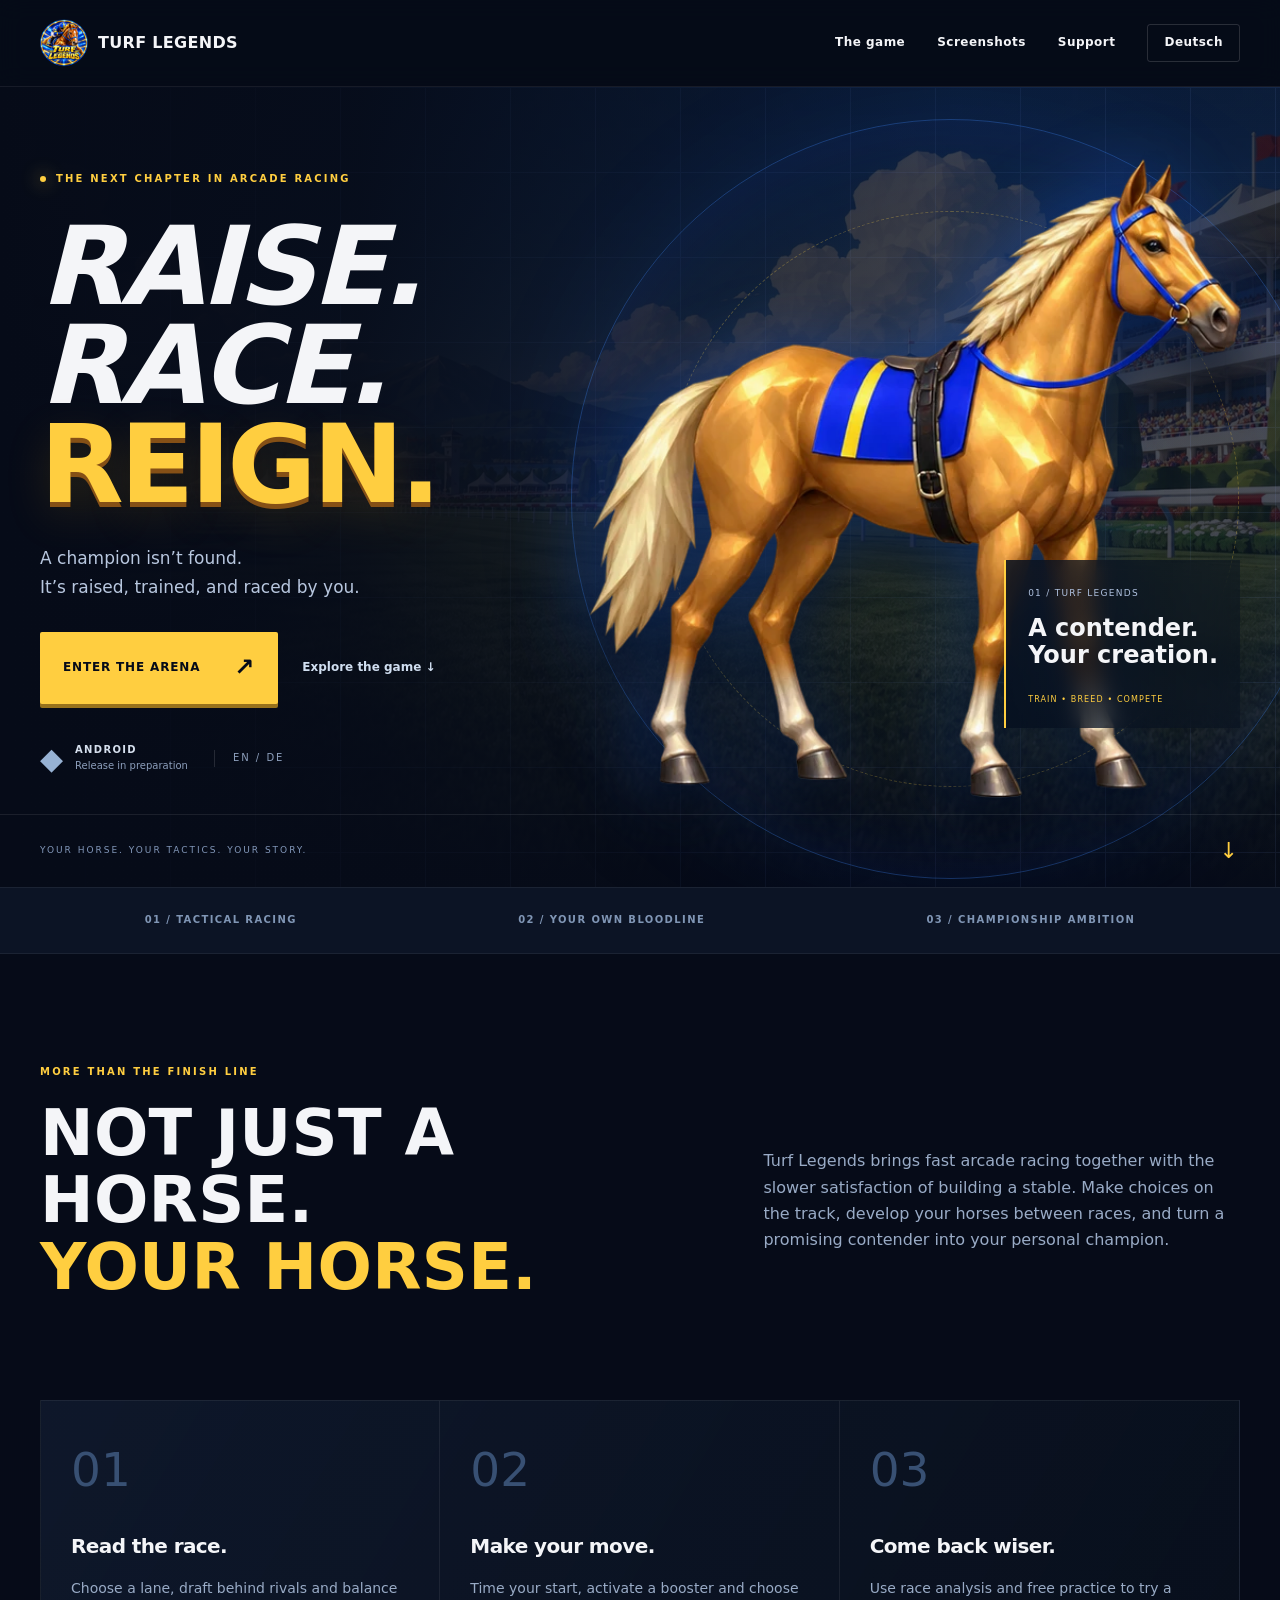
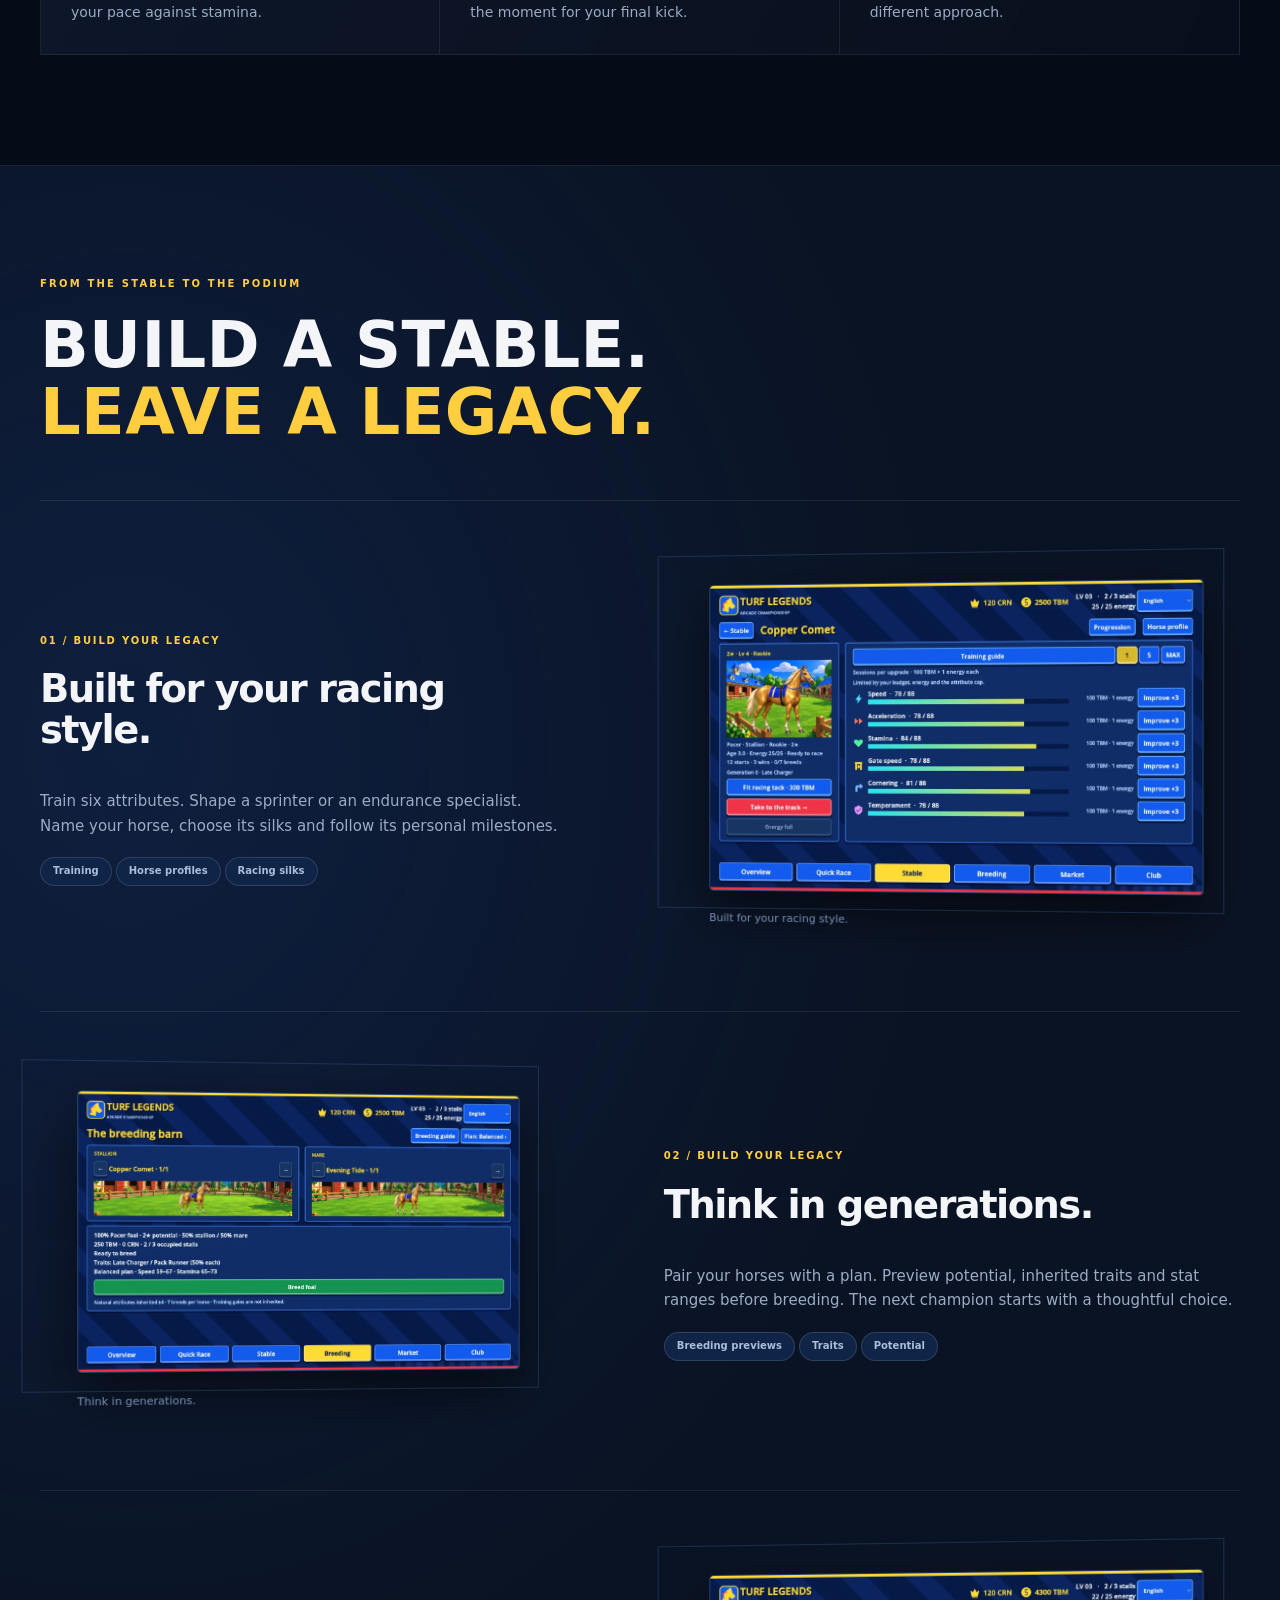
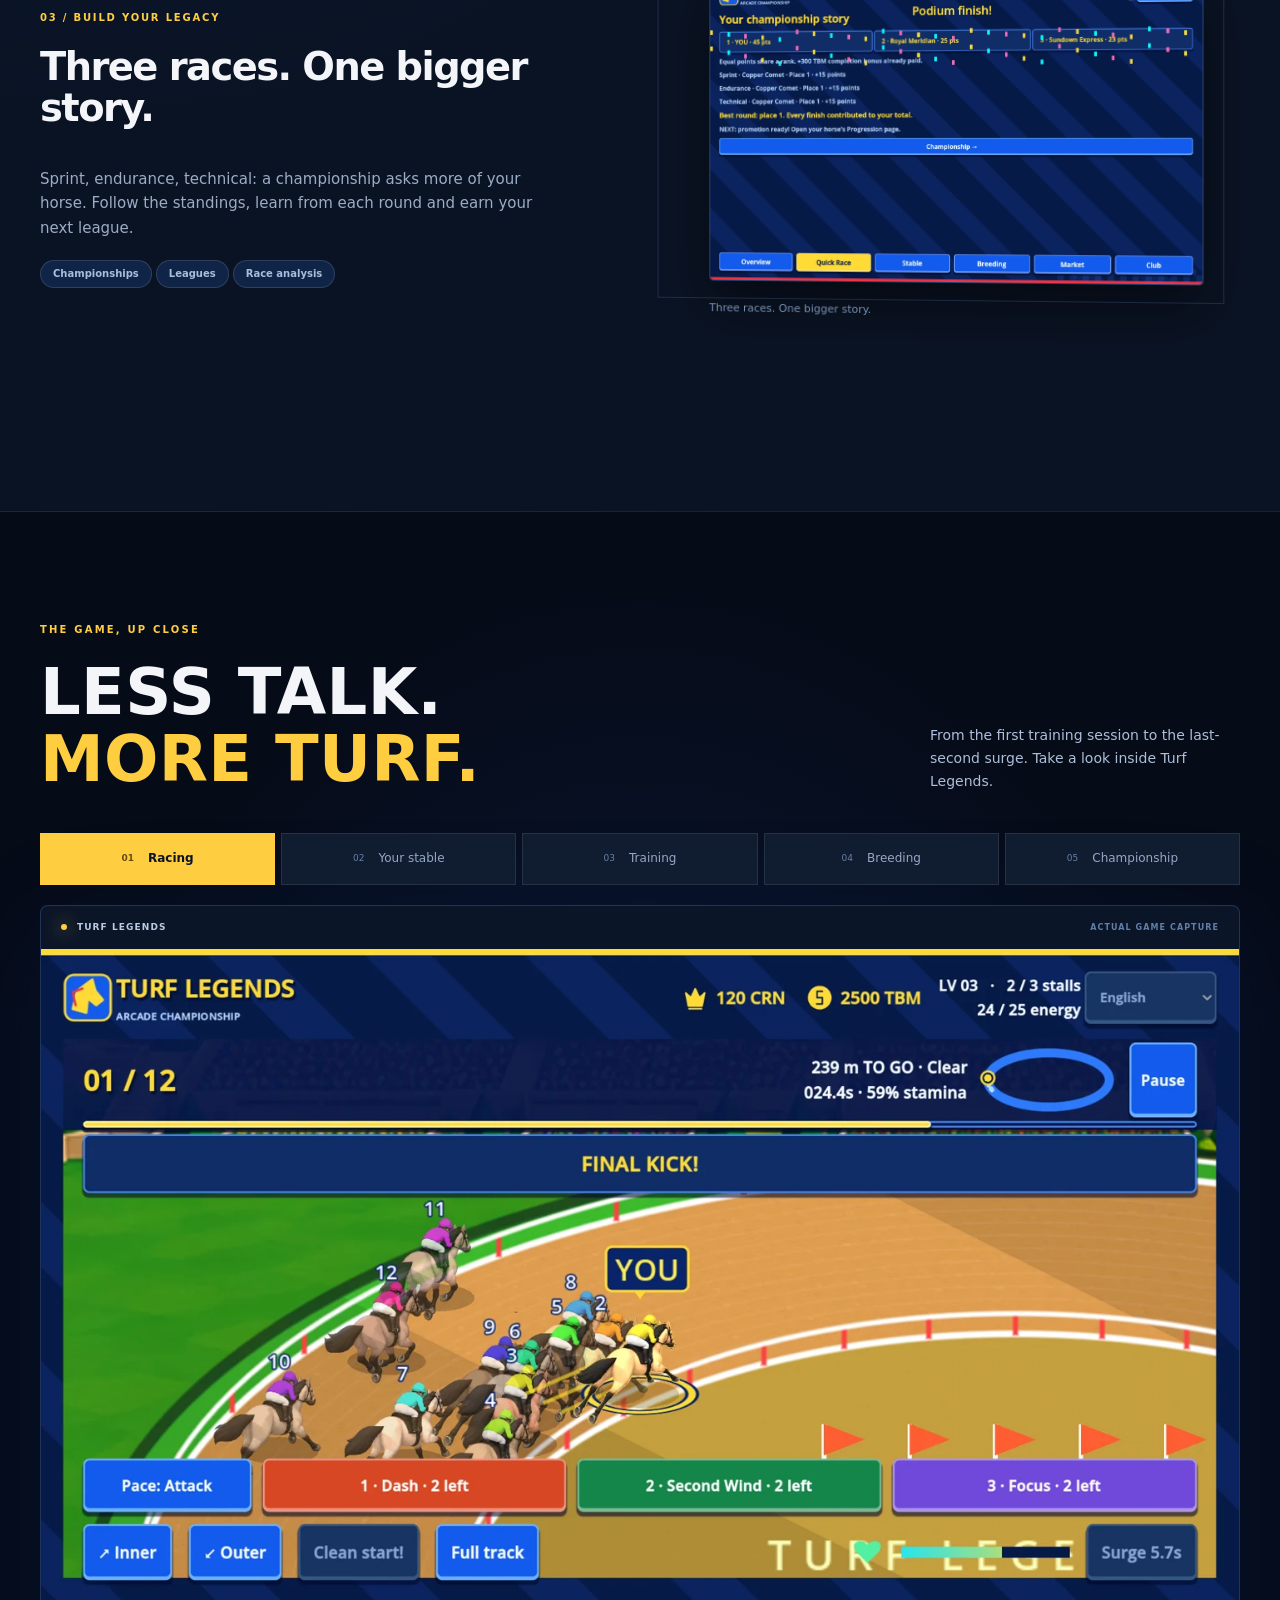
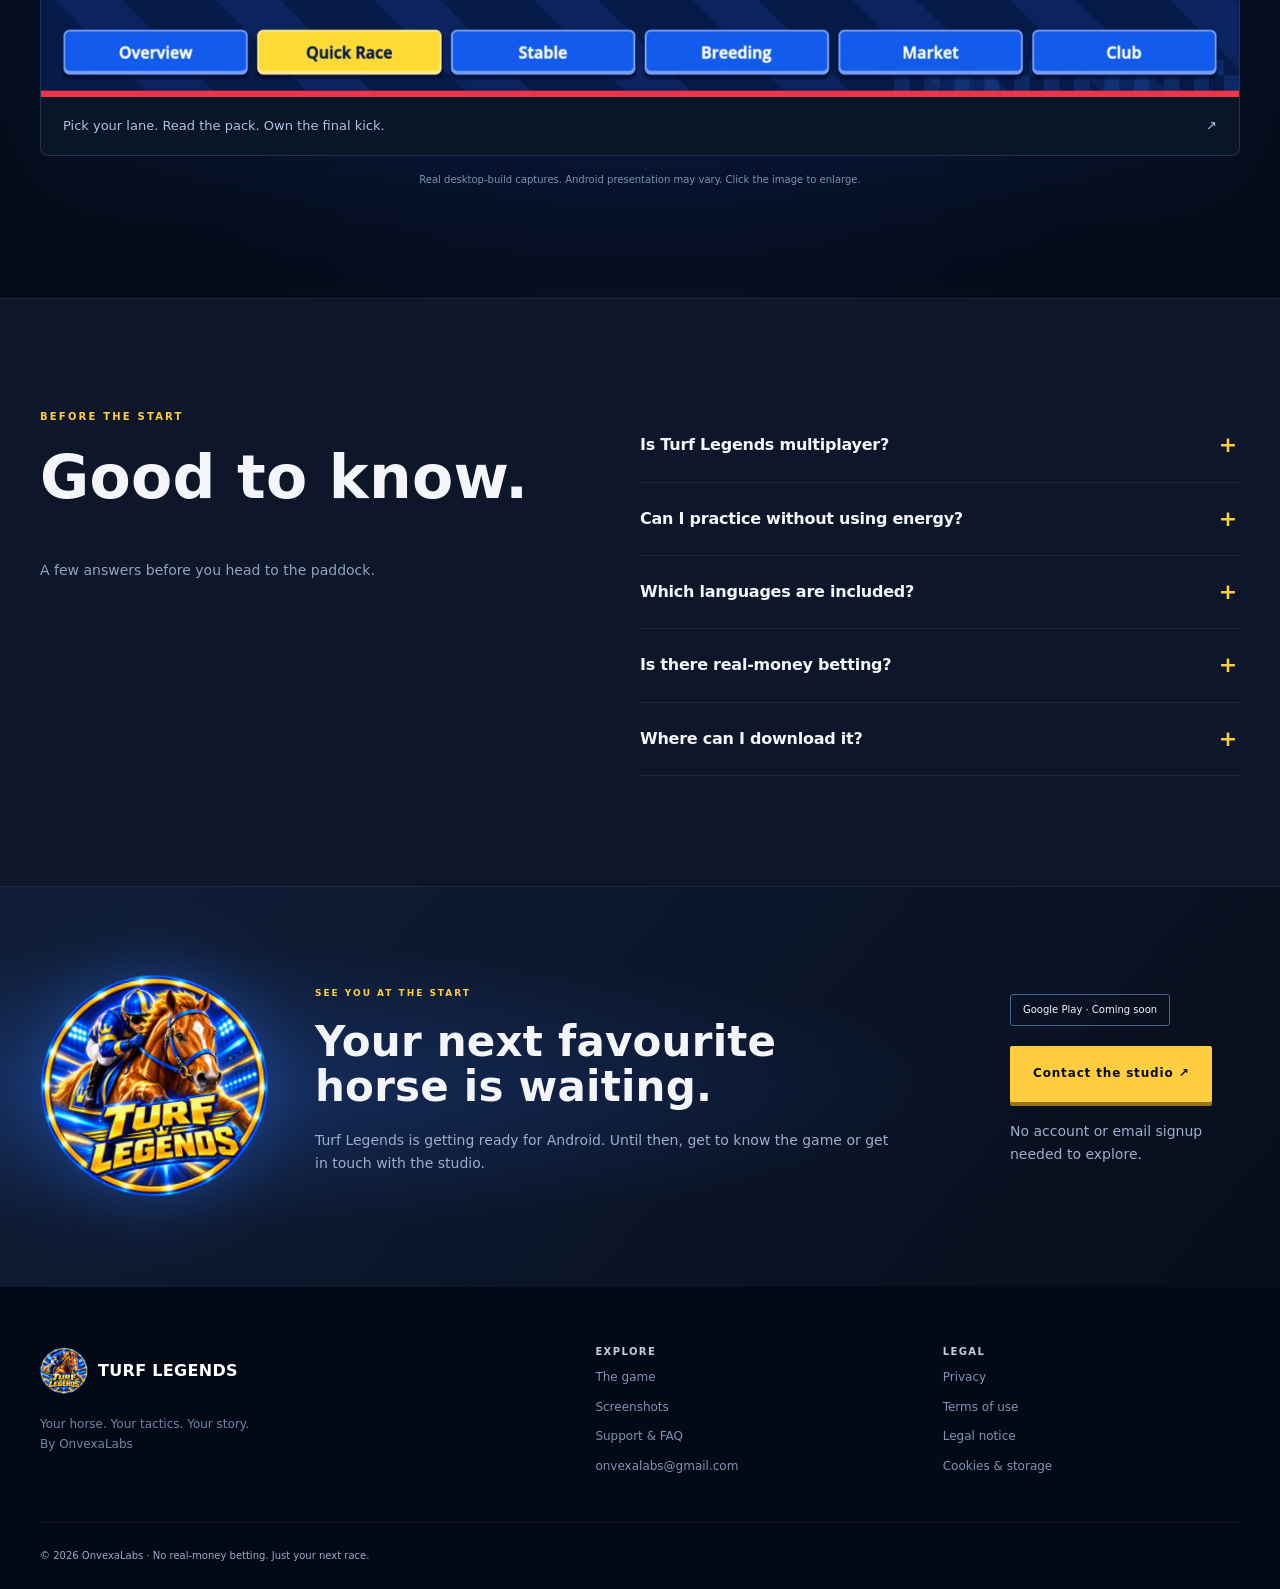
<file: index.html>
<!doctype html><html lang="en"><head><meta charset="utf-8"><meta name="viewport" content="width=device-width,initial-scale=1"><meta name="theme-color" content="#09142d"><meta name="description" content="Discover Turf Legends: tactical horse racing, training, breeding and championships. An Android game by OnvexaLabs."><meta name="referrer" content="strict-origin-when-cross-origin"><title>Your horse. Your racing story. · Turf Legends</title><link rel="canonical" href="https://onvexalabs-dev.github.io/turf-legends-page/index.html"><link rel="alternate" hreflang="en" href="https://onvexalabs-dev.github.io/turf-legends-page/index.html"><link rel="alternate" hreflang="de" href="https://onvexalabs-dev.github.io/turf-legends-page/de/index.html"><link rel="icon" href="assets/icon.png"><meta property="og:title" content="Your horse. Your racing story. · Turf Legends"><meta property="og:description" content="Discover Turf Legends: tactical horse racing, training, breeding and championships. An Android game by OnvexaLabs."><meta property="og:image" content="https://onvexalabs-dev.github.io/turf-legends-page/assets/cover.webp"><meta property="og:url" content="https://onvexalabs-dev.github.io/turf-legends-page/index.html"><meta property="og:type" content="website"><meta name="twitter:card" content="summary_large_image"><link rel="stylesheet" href="assets/site.css"><script src="assets/site.js" defer></script></head><body class="landing"><a class="skip" href="#main">Skip to content</a><header class="top"><nav class="wrap nav" aria-label="Main navigation"><a class="brand" href="index.html"><img src="assets/icon.png" width="42" height="42" alt="">TURF LEGENDS</a><div class="links"><a class="desktop" href="index.html#game">The game</a><a class="desktop" href="index.html#screenshots">Screenshots</a><a class="support-nav" href="support.html">Support</a><a class="lang" href="de/index.html" lang="de" hreflang="de">Deutsch</a></div></nav></header><main id="main"><section class="hero"><img class="hero-art" src="assets/hero.webp" width="1800" height="1100" alt="" fetchpriority="high"><div class="hero-grid" aria-hidden="true"></div><div class="hero-orbit" aria-hidden="true"></div><div class="hero-horse" aria-hidden="true"></div><div class="wrap hero-content"><div class="hero-copy"><span class="eyebrow"><span class="live-dot"></span> THE NEXT CHAPTER IN ARCADE RACING</span><h1>RAISE.<br>RACE.<br><em>REIGN.</em></h1><p>A champion isn’t found.<br>It’s raised, trained, and raced by you.</p><div class="actions"><a class="button" href="#screenshots">ENTER THE ARENA <span>↗</span></a><a class="text-link" href="#game">Explore the game ↓</a></div><div class="hero-platform"><span class="platform-symbol">◆</span><div><strong>ANDROID</strong><span>Release in preparation</span></div><span class="platform-language">EN / DE</span></div></div><div class="hero-tag"><span>01 / TURF LEGENDS</span><strong>A contender.<br>Your creation.</strong><span class="tag-line">TRAIN • BREED • COMPETE</span></div></div><div class="hero-bottom"><span>YOUR HORSE. YOUR TACTICS. YOUR STORY.</span><a href="#game" aria-label="Explore below">↓</a></div></section><div class="ticker"><div class="wrap"><span>01 / TACTICAL RACING</span><span>02 / YOUR OWN BLOODLINE</span><span>03 / CHAMPIONSHIP AMBITION</span></div></div><section class="section" id="game"><div class="wrap"><div class="intro"><div><span class="eyebrow">MORE THAN THE FINISH LINE</span><h2>NOT JUST A HORSE.<br><em>YOUR HORSE.</em></h2></div><p>Turf Legends brings fast arcade racing together with the slower satisfaction of building a stable. Make choices on the track, develop your horses between races, and turn a promising contender into your personal champion.</p></div><div class="journey"><article><b>01</b><h3>Read the race.</h3><p>Choose a lane, draft behind rivals and balance your pace against stamina.</p></article><article><b>02</b><h3>Make your move.</h3><p>Time your start, activate a booster and choose the moment for your final kick.</p></article><article><b>03</b><h3>Come back wiser.</h3><p>Use race analysis and free practice to try a different approach.</p></article></div></div></section><section class="section stable-section"><div class="wrap"><span class="eyebrow">FROM THE STABLE TO THE PODIUM</span><h2>BUILD A STABLE.<br><em>LEAVE A LEGACY.</em></h2><article class="feature-row"><div><span class="number">01 / BUILD YOUR LEGACY</span><h3>Built for your racing style.</h3><p>Train six attributes. Shape a sprinter or an endurance specialist. Name your horse, choose its silks and follow its personal milestones.</p><span class="pill">Training</span><span class="pill">Horse profiles</span><span class="pill">Racing silks</span></div><div class="feature-image"><figure><button class="shot" aria-label="Built for your racing style. — enlarge"><img src="assets/en-US-03-train-your-horse.webp" loading="lazy" width="1440" height="900" alt="Built for your racing style."></button><figcaption>Built for your racing style.</figcaption></figure></div></article><article class="feature-row"><div><span class="number">02 / BUILD YOUR LEGACY</span><h3>Think in generations.</h3><p>Pair your horses with a plan. Preview potential, inherited traits and stat ranges before breeding. The next champion starts with a thoughtful choice.</p><span class="pill">Breeding previews</span><span class="pill">Traits</span><span class="pill">Potential</span></div><div class="feature-image"><figure><button class="shot" aria-label="Think in generations. — enlarge"><img src="assets/en-US-04-breeding-preview.webp" loading="lazy" width="1440" height="900" alt="Think in generations."></button><figcaption>Think in generations.</figcaption></figure></div></article><article class="feature-row"><div><span class="number">03 / BUILD YOUR LEGACY</span><h3>Three races. One bigger story.</h3><p>Sprint, endurance, technical: a championship asks more of your horse. Follow the standings, learn from each round and earn your next league.</p><span class="pill">Championships</span><span class="pill">Leagues</span><span class="pill">Race analysis</span></div><div class="feature-image"><figure><button class="shot" aria-label="Three races. One bigger story. — enlarge"><img src="assets/en-US-08-championship-finale.webp" loading="lazy" width="1440" height="900" alt="Three races. One bigger story."></button><figcaption>Three races. One bigger story.</figcaption></figure></div></article></div></section><section class="section arena-section" id="screenshots"><div class="wrap"><div class="section-head"><div><span class="eyebrow">THE GAME, UP CLOSE</span><h2>LESS TALK.<br><em>MORE TURF.</em></h2></div><p>From the first training session to the last-second surge. Take a look inside Turf Legends.</p></div><div class="arena-tabs" role="tablist" aria-label="Game screenshots"><button type="button" class="arena-tab" role="tab" id="arena-tab-0" aria-controls="arena-panel" aria-selected="true" tabindex="0" data-src="assets/en-US-01-tactical-racing.webp" data-caption="Pick your lane. Read the pack. Own the final kick."><span>01</span>Racing</button><button type="button" class="arena-tab" role="tab" id="arena-tab-1" aria-controls="arena-panel" aria-selected="false" tabindex="-1" data-src="assets/en-US-02-your-contender.webp" data-caption="Meet the contender at the centre of your story."><span>02</span>Your stable</button><button type="button" class="arena-tab" role="tab" id="arena-tab-2" aria-controls="arena-panel" aria-selected="false" tabindex="-1" data-src="assets/en-US-03-train-your-horse.webp" data-caption="Six attributes. A racing style that is yours."><span>03</span>Training</button><button type="button" class="arena-tab" role="tab" id="arena-tab-3" aria-controls="arena-panel" aria-selected="false" tabindex="-1" data-src="assets/en-US-04-breeding-preview.webp" data-caption="Preview the potential. Plan the next generation."><span>04</span>Breeding</button><button type="button" class="arena-tab" role="tab" id="arena-tab-4" aria-controls="arena-panel" aria-selected="false" tabindex="-1" data-src="assets/en-US-08-championship-finale.webp" data-caption="Three rounds. Every point counts."><span>05</span>Championship</button></div><div class="arena-frame" id="arena-panel" role="tabpanel" aria-labelledby="arena-tab-0" tabindex="0"><div class="window-bar"><span class="live-dot"></span> TURF LEGENDS <span class="window-status">ACTUAL GAME CAPTURE</span></div><button class="shot arena-shot" aria-label="Enlarge screenshot"><img src="assets/en-US-01-tactical-racing.webp" width="1440" height="900" loading="lazy" alt="Pick your lane. Read the pack. Own the final kick."></button><div class="arena-caption"><span id="arena-caption">Pick your lane. Read the pack. Own the final kick.</span><span aria-hidden="true">↗</span></div></div><p class="small capture-note">Real desktop-build captures. Android presentation may vary. Click the image to enlarge.</p></div></section><section class="section light" id="faq"><div class="wrap faq-grid"><div><span class="eyebrow">BEFORE THE START</span><h2>Good to know.</h2><p>A few answers before you head to the paddock.</p></div><div><details><summary>Is Turf Legends multiplayer?</summary><p>It is a single-player game. You race against computer-controlled rivals with different racing styles.</p></details><details><summary>Can I practice without using energy?</summary><p>Yes. Free practice lets you experiment without spending career energy. Practice does not award career rewards.</p></details><details><summary>Which languages are included?</summary><p>English and German. The game follows your device language where supported, and you can change it manually.</p></details><details><summary>Is there real-money betting?</summary><p>No. The racing and progression systems do not offer real-money betting or cash prizes.</p></details><details><summary>Where can I download it?</summary><p>The Google Play release is being prepared. A verified download link will appear here when it is available.</p></details></div></div></section><section class="cta"><div class="wrap"><img class="cta-icon" src="assets/icon.png" width="512" height="512" loading="lazy" alt="Turf Legends"><div><span class="eyebrow">SEE YOU AT THE START</span><h2>Your next favourite<br>horse is waiting.</h2><p>Turf Legends is getting ready for Android. Until then, get to know the game or get in touch with the studio.</p></div><div><span class="availability">Google Play · Coming soon</span><br><a class="button" href="support.html">Contact the studio ↗</a><p class="small" style="margin-top:18px">No account or email signup needed to explore.</p></div></div></section><dialog aria-label="Screenshot preview"><button type="button">Close ✕</button><img alt=""></dialog></main><footer class="footer"><div class="wrap"><div class="footer-grid"><div><a class="brand" href="index.html"><img src="assets/icon.png" width="42" height="42" alt="">TURF LEGENDS</a><p class="small">Your horse. Your tactics. Your story.<br>By OnvexaLabs</p></div><div><h3>EXPLORE</h3><a href="index.html#game">The game</a><a href="index.html#screenshots">Screenshots</a><a href="support.html">Support & FAQ</a><a href="mailto:onvexalabs@gmail.com">onvexalabs@gmail.com</a></div><div><h3>LEGAL</h3><a href="privacy.html">Privacy</a><a href="terms.html">Terms of use</a><a href="legal.html">Legal notice</a><a href="cookies.html">Cookies & storage</a></div></div><div class="bottom">© 2026 OnvexaLabs · No real-money betting. Just your next race.</div></div></footer></body></html>
</file>
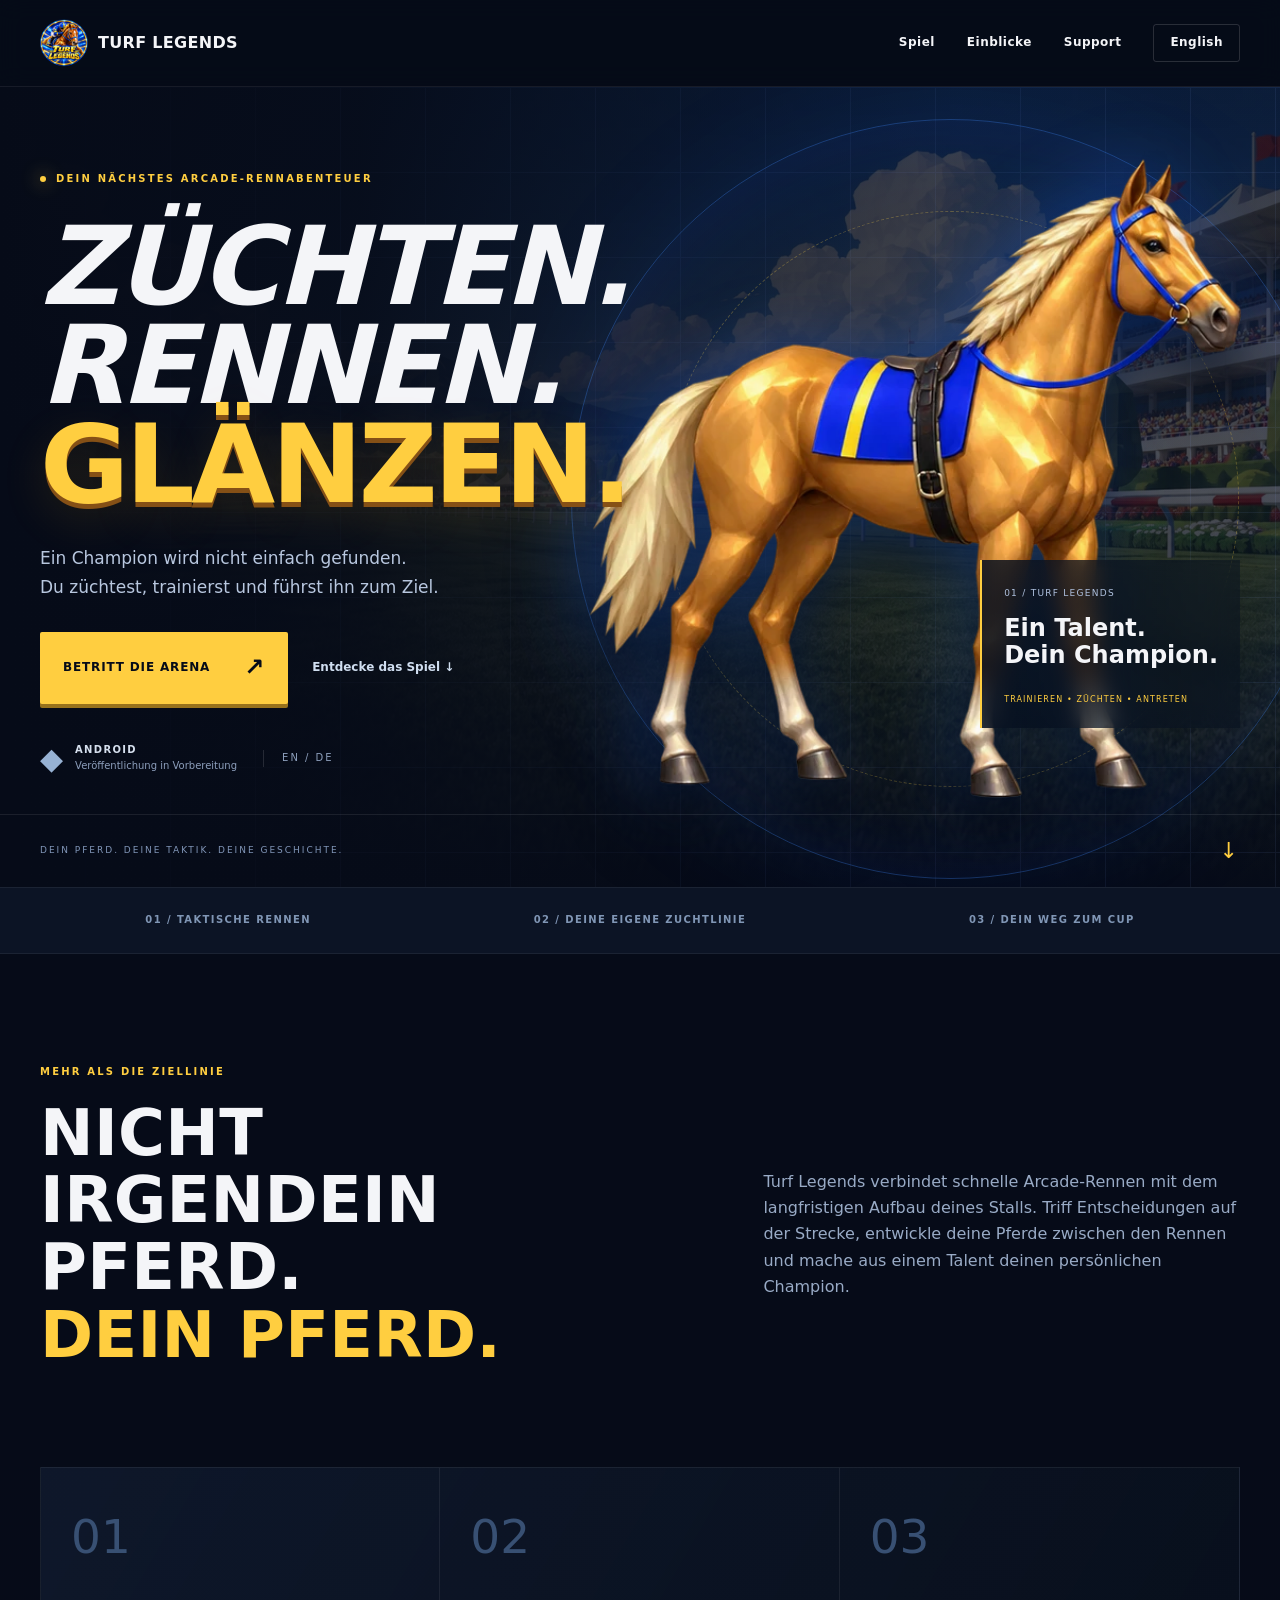
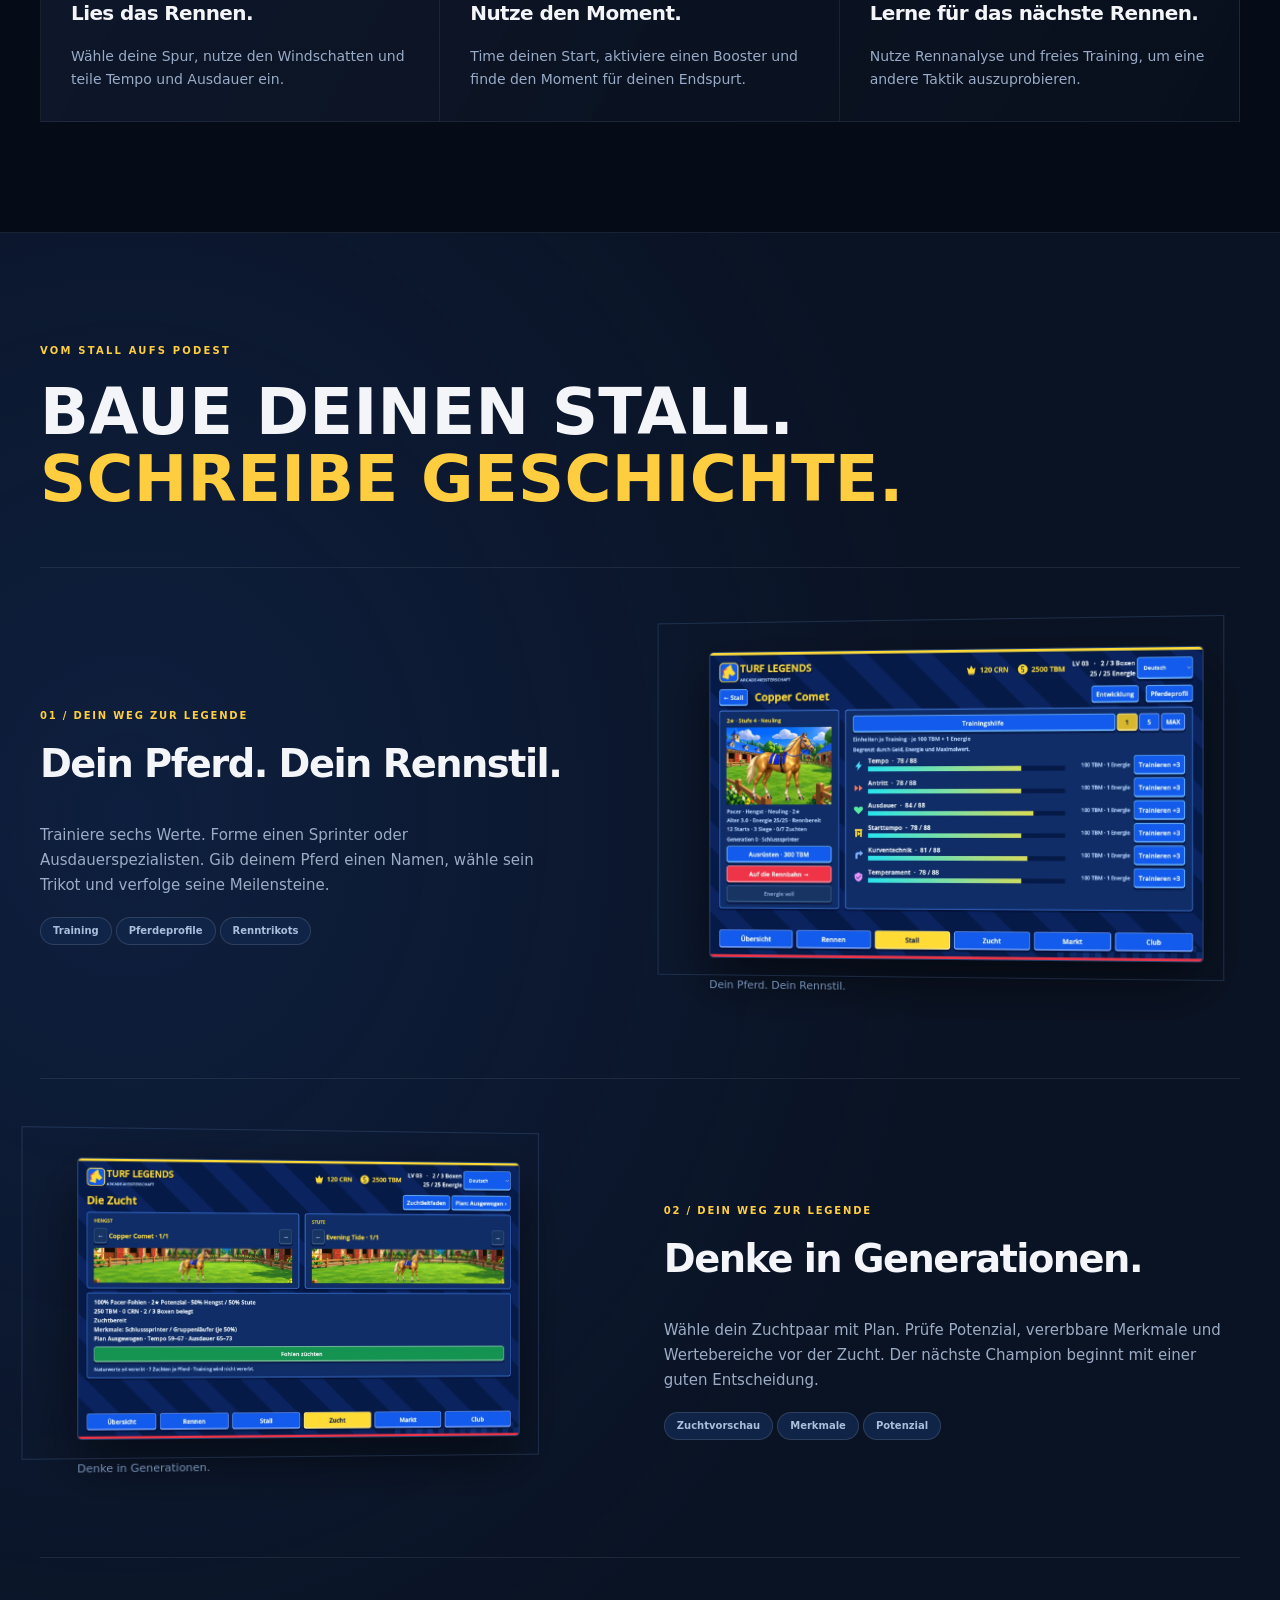
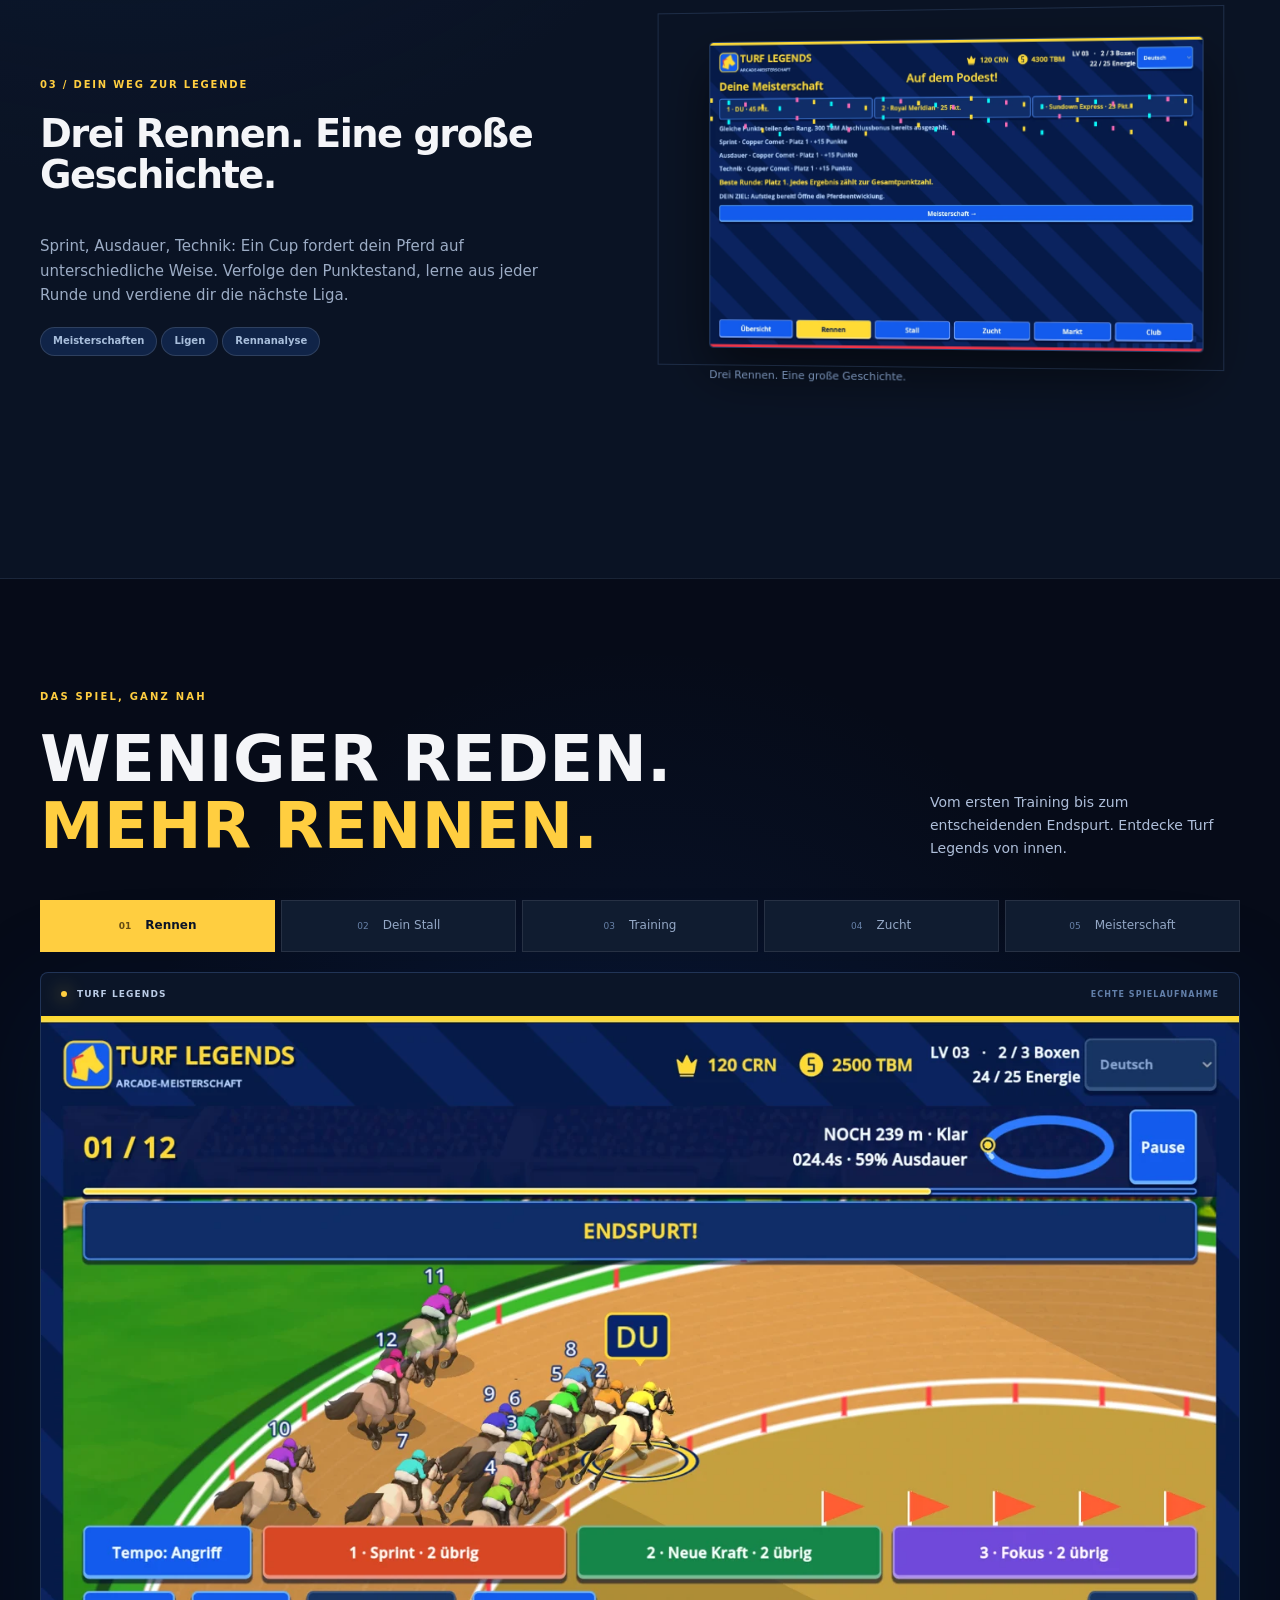
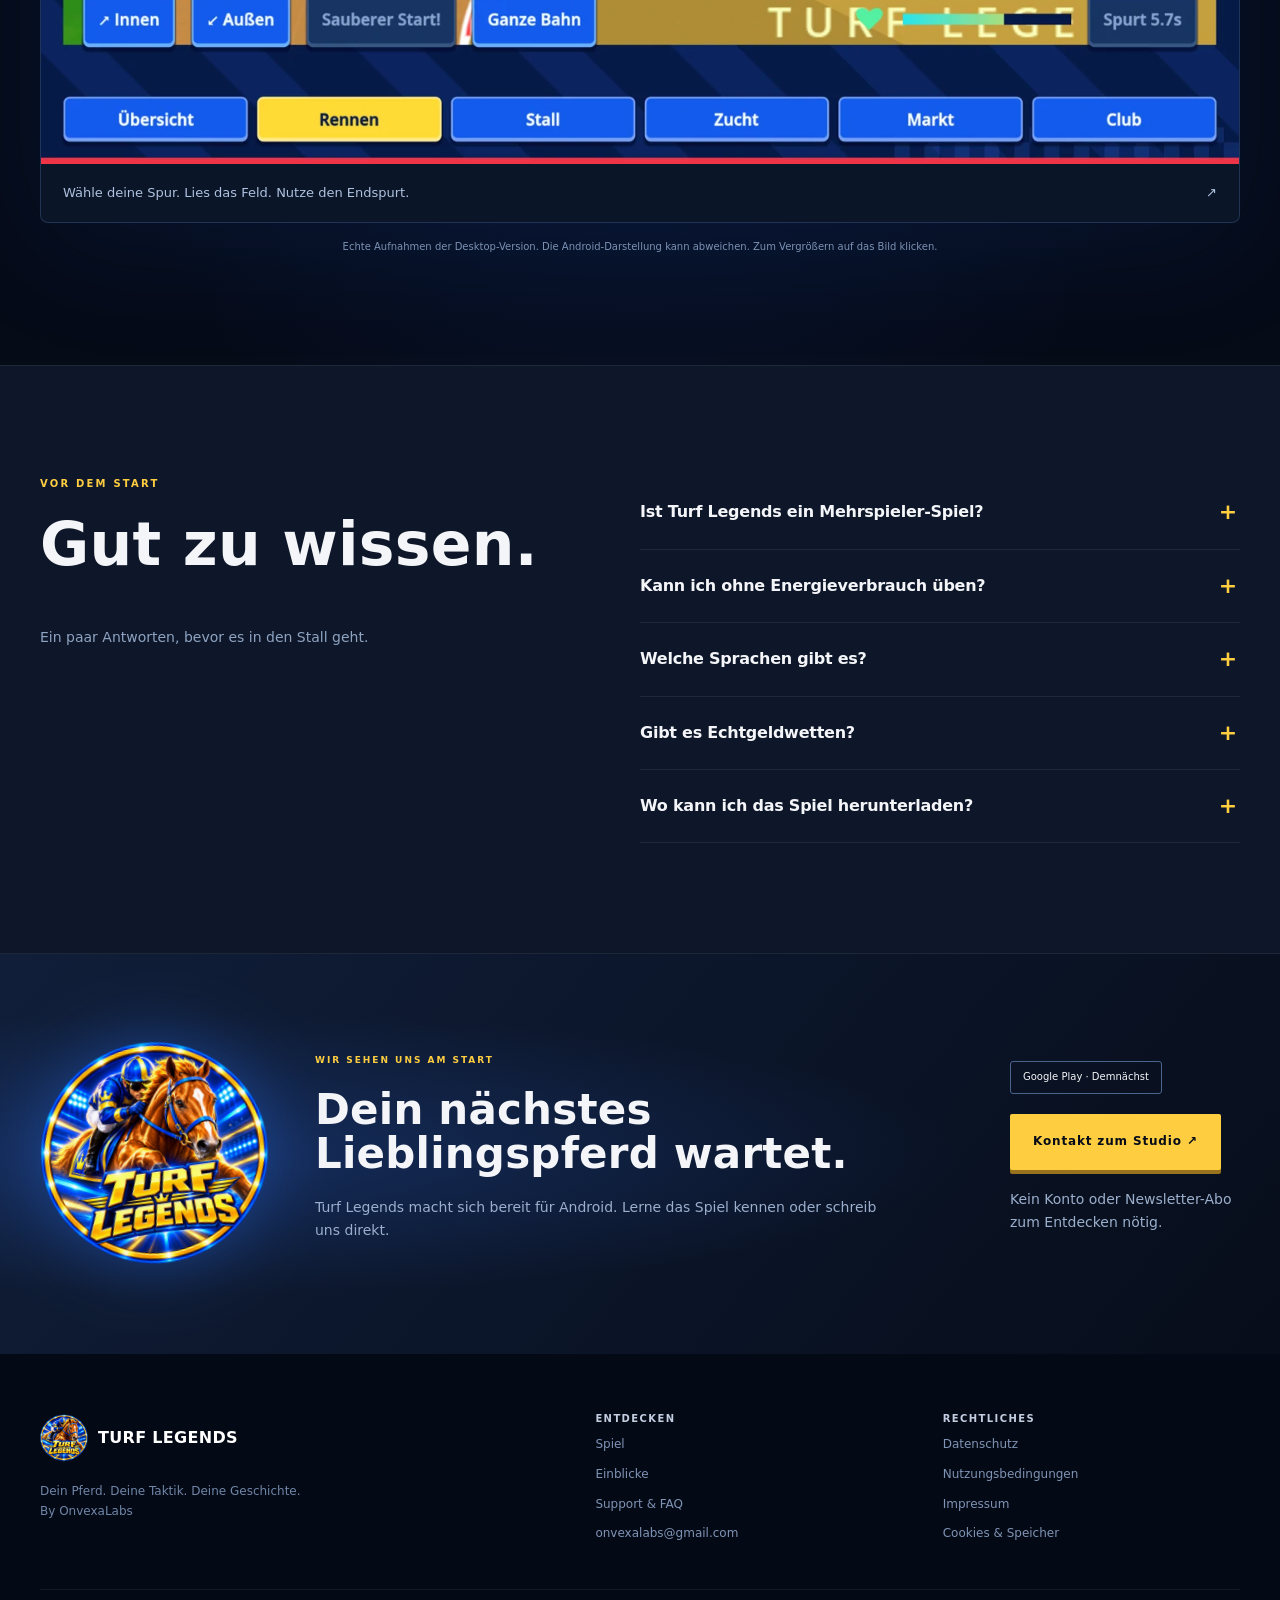
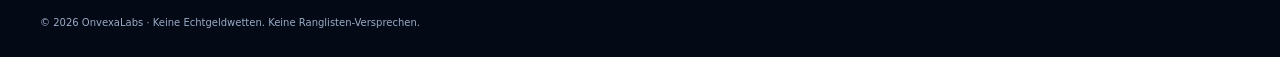
<file: de/index.html>
<!doctype html><html lang="de"><head><meta charset="utf-8"><meta name="viewport" content="width=device-width,initial-scale=1"><meta name="theme-color" content="#09142d"><meta name="description" content="Entdecke Turf Legends: taktische Pferderennen, Training, Zucht und Meisterschaften. Ein Android-Spiel von OnvexaLabs."><meta name="referrer" content="strict-origin-when-cross-origin"><title>Dein Pferd. Deine Renngeschichte. · Turf Legends</title><link rel="canonical" href="https://onvexalabs-dev.github.io/turf-legends-page/de/index.html"><link rel="alternate" hreflang="en" href="https://onvexalabs-dev.github.io/turf-legends-page/index.html"><link rel="alternate" hreflang="de" href="https://onvexalabs-dev.github.io/turf-legends-page/de/index.html"><link rel="icon" href="../assets/icon.png"><meta property="og:title" content="Dein Pferd. Deine Renngeschichte. · Turf Legends"><meta property="og:description" content="Entdecke Turf Legends: taktische Pferderennen, Training, Zucht und Meisterschaften. Ein Android-Spiel von OnvexaLabs."><meta property="og:image" content="https://onvexalabs-dev.github.io/turf-legends-page/assets/cover.webp"><meta property="og:url" content="https://onvexalabs-dev.github.io/turf-legends-page/de/index.html"><meta property="og:type" content="website"><meta name="twitter:card" content="summary_large_image"><link rel="stylesheet" href="../assets/site.css"><script src="../assets/site.js" defer></script></head><body class="landing"><a class="skip" href="#main">Zum Inhalt</a><header class="top"><nav class="wrap nav" aria-label="Hauptnavigation"><a class="brand" href="index.html"><img src="../assets/icon.png" width="42" height="42" alt="">TURF LEGENDS</a><div class="links"><a class="desktop" href="index.html#game">Spiel</a><a class="desktop" href="index.html#screenshots">Einblicke</a><a class="support-nav" href="support.html">Support</a><a class="lang" href="../index.html" lang="en" hreflang="en">English</a></div></nav></header><main id="main"><section class="hero"><img class="hero-art" src="../assets/hero.webp" width="1800" height="1100" alt="" fetchpriority="high"><div class="hero-grid" aria-hidden="true"></div><div class="hero-orbit" aria-hidden="true"></div><div class="hero-horse" aria-hidden="true"></div><div class="wrap hero-content"><div class="hero-copy"><span class="eyebrow"><span class="live-dot"></span> DEIN NÄCHSTES ARCADE-RENNABENTEUER</span><h1>ZÜCHTEN.<br>RENNEN.<br><em>GLÄNZEN.</em></h1><p>Ein Champion wird nicht einfach gefunden.<br>Du züchtest, trainierst und führst ihn zum Ziel.</p><div class="actions"><a class="button" href="#screenshots">BETRITT DIE ARENA <span>↗</span></a><a class="text-link" href="#game">Entdecke das Spiel ↓</a></div><div class="hero-platform"><span class="platform-symbol">◆</span><div><strong>ANDROID</strong><span>Veröffentlichung in Vorbereitung</span></div><span class="platform-language">EN / DE</span></div></div><div class="hero-tag"><span>01 / TURF LEGENDS</span><strong>Ein Talent.<br>Dein Champion.</strong><span class="tag-line">TRAINIEREN • ZÜCHTEN • ANTRETEN</span></div></div><div class="hero-bottom"><span>DEIN PFERD. DEINE TAKTIK. DEINE GESCHICHTE.</span><a href="#game" aria-label="Mehr entdecken">↓</a></div></section><div class="ticker"><div class="wrap"><span>01 / TAKTISCHE RENNEN</span><span>02 / DEINE EIGENE ZUCHTLINIE</span><span>03 / DEIN WEG ZUM CUP</span></div></div><section class="section" id="game"><div class="wrap"><div class="intro"><div><span class="eyebrow">MEHR ALS DIE ZIELLINIE</span><h2>NICHT IRGENDEIN PFERD.<br><em>DEIN PFERD.</em></h2></div><p>Turf Legends verbindet schnelle Arcade-Rennen mit dem langfristigen Aufbau deines Stalls. Triff Entscheidungen auf der Strecke, entwickle deine Pferde zwischen den Rennen und mache aus einem Talent deinen persönlichen Champion.</p></div><div class="journey"><article><b>01</b><h3>Lies das Rennen.</h3><p>Wähle deine Spur, nutze den Windschatten und teile Tempo und Ausdauer ein.</p></article><article><b>02</b><h3>Nutze den Moment.</h3><p>Time deinen Start, aktiviere einen Booster und finde den Moment für deinen Endspurt.</p></article><article><b>03</b><h3>Lerne für das nächste Rennen.</h3><p>Nutze Rennanalyse und freies Training, um eine andere Taktik auszuprobieren.</p></article></div></div></section><section class="section stable-section"><div class="wrap"><span class="eyebrow">VOM STALL AUFS PODEST</span><h2>BAUE DEINEN STALL.<br><em>SCHREIBE GESCHICHTE.</em></h2><article class="feature-row"><div><span class="number">01 / DEIN WEG ZUR LEGENDE</span><h3>Dein Pferd. Dein Rennstil.</h3><p>Trainiere sechs Werte. Forme einen Sprinter oder Ausdauerspezialisten. Gib deinem Pferd einen Namen, wähle sein Trikot und verfolge seine Meilensteine.</p><span class="pill">Training</span><span class="pill">Pferdeprofile</span><span class="pill">Renntrikots</span></div><div class="feature-image"><figure><button class="shot" aria-label="Dein Pferd. Dein Rennstil. — vergrößern"><img src="../assets/de-DE-03-train-your-horse.webp" loading="lazy" width="1440" height="900" alt="Dein Pferd. Dein Rennstil."></button><figcaption>Dein Pferd. Dein Rennstil.</figcaption></figure></div></article><article class="feature-row"><div><span class="number">02 / DEIN WEG ZUR LEGENDE</span><h3>Denke in Generationen.</h3><p>Wähle dein Zuchtpaar mit Plan. Prüfe Potenzial, vererbbare Merkmale und Wertebereiche vor der Zucht. Der nächste Champion beginnt mit einer guten Entscheidung.</p><span class="pill">Zuchtvorschau</span><span class="pill">Merkmale</span><span class="pill">Potenzial</span></div><div class="feature-image"><figure><button class="shot" aria-label="Denke in Generationen. — vergrößern"><img src="../assets/de-DE-04-breeding-preview.webp" loading="lazy" width="1440" height="900" alt="Denke in Generationen."></button><figcaption>Denke in Generationen.</figcaption></figure></div></article><article class="feature-row"><div><span class="number">03 / DEIN WEG ZUR LEGENDE</span><h3>Drei Rennen. Eine große Geschichte.</h3><p>Sprint, Ausdauer, Technik: Ein Cup fordert dein Pferd auf unterschiedliche Weise. Verfolge den Punktestand, lerne aus jeder Runde und verdiene dir die nächste Liga.</p><span class="pill">Meisterschaften</span><span class="pill">Ligen</span><span class="pill">Rennanalyse</span></div><div class="feature-image"><figure><button class="shot" aria-label="Drei Rennen. Eine große Geschichte. — vergrößern"><img src="../assets/de-DE-08-championship-finale.webp" loading="lazy" width="1440" height="900" alt="Drei Rennen. Eine große Geschichte."></button><figcaption>Drei Rennen. Eine große Geschichte.</figcaption></figure></div></article></div></section><section class="section arena-section" id="screenshots"><div class="wrap"><div class="section-head"><div><span class="eyebrow">DAS SPIEL, GANZ NAH</span><h2>WENIGER REDEN.<br><em>MEHR RENNEN.</em></h2></div><p>Vom ersten Training bis zum entscheidenden Endspurt. Entdecke Turf Legends von innen.</p></div><div class="arena-tabs" role="tablist" aria-label="Spielaufnahmen"><button type="button" class="arena-tab" role="tab" id="arena-tab-0" aria-controls="arena-panel" aria-selected="true" tabindex="0" data-src="../assets/de-DE-01-tactical-racing.webp" data-caption="Wähle deine Spur. Lies das Feld. Nutze den Endspurt."><span>01</span>Rennen</button><button type="button" class="arena-tab" role="tab" id="arena-tab-1" aria-controls="arena-panel" aria-selected="false" tabindex="-1" data-src="../assets/de-DE-02-your-contender.webp" data-caption="Triff das Pferd im Mittelpunkt deiner Geschichte."><span>02</span>Dein Stall</button><button type="button" class="arena-tab" role="tab" id="arena-tab-2" aria-controls="arena-panel" aria-selected="false" tabindex="-1" data-src="../assets/de-DE-03-train-your-horse.webp" data-caption="Sechs Werte. Ein Rennstil, den du bestimmst."><span>03</span>Training</button><button type="button" class="arena-tab" role="tab" id="arena-tab-3" aria-controls="arena-panel" aria-selected="false" tabindex="-1" data-src="../assets/de-DE-04-breeding-preview.webp" data-caption="Prüfe das Potenzial. Plane die nächste Generation."><span>04</span>Zucht</button><button type="button" class="arena-tab" role="tab" id="arena-tab-4" aria-controls="arena-panel" aria-selected="false" tabindex="-1" data-src="../assets/de-DE-08-championship-finale.webp" data-caption="Drei Runden. Jeder Punkt zählt."><span>05</span>Meisterschaft</button></div><div class="arena-frame" id="arena-panel" role="tabpanel" aria-labelledby="arena-tab-0" tabindex="0"><div class="window-bar"><span class="live-dot"></span> TURF LEGENDS <span class="window-status">ECHTE SPIELAUFNAHME</span></div><button class="shot arena-shot" aria-label="Spielaufnahme vergrößern"><img src="../assets/de-DE-01-tactical-racing.webp" width="1440" height="900" loading="lazy" alt="Wähle deine Spur. Lies das Feld. Nutze den Endspurt."></button><div class="arena-caption"><span id="arena-caption">Wähle deine Spur. Lies das Feld. Nutze den Endspurt.</span><span aria-hidden="true">↗</span></div></div><p class="small capture-note">Echte Aufnahmen der Desktop-Version. Die Android-Darstellung kann abweichen. Zum Vergrößern auf das Bild klicken.</p></div></section><section class="section light" id="faq"><div class="wrap faq-grid"><div><span class="eyebrow">VOR DEM START</span><h2>Gut zu wissen.</h2><p>Ein paar Antworten, bevor es in den Stall geht.</p></div><div><details><summary>Ist Turf Legends ein Mehrspieler-Spiel?</summary><p>Es ist ein Einzelspieler-Spiel. Du trittst gegen computergesteuerte Rivalen mit unterschiedlichen Rennstilen an.</p></details><details><summary>Kann ich ohne Energieverbrauch üben?</summary><p>Ja. Im freien Training kannst du ohne Karriere-Energie experimentieren. Übungsrennen vergeben keine Karrierebelohnungen.</p></details><details><summary>Welche Sprachen gibt es?</summary><p>Deutsch und Englisch. Das Spiel übernimmt eine unterstützte Gerätesprache; du kannst die Sprache auch selbst wählen.</p></details><details><summary>Gibt es Echtgeldwetten?</summary><p>Nein. Die Renn- und Fortschrittssysteme bieten keine Echtgeldwetten oder Geldgewinne.</p></details><details><summary>Wo kann ich das Spiel herunterladen?</summary><p>Die Veröffentlichung bei Google Play wird vorbereitet. Sobald das Spiel verfügbar ist, findest du hier den bestätigten Download-Link.</p></details></div></div></section><section class="cta"><div class="wrap"><img class="cta-icon" src="../assets/icon.png" width="512" height="512" loading="lazy" alt="Turf Legends"><div><span class="eyebrow">WIR SEHEN UNS AM START</span><h2>Dein nächstes<br>Lieblingspferd wartet.</h2><p>Turf Legends macht sich bereit für Android. Lerne das Spiel kennen oder schreib uns direkt.</p></div><div><span class="availability">Google Play · Demnächst</span><br><a class="button" href="support.html">Kontakt zum Studio ↗</a><p class="small" style="margin-top:18px">Kein Konto oder Newsletter-Abo zum Entdecken nötig.</p></div></div></section><dialog aria-label="Bildvorschau"><button type="button">Schließen ✕</button><img alt=""></dialog></main><footer class="footer"><div class="wrap"><div class="footer-grid"><div><a class="brand" href="index.html"><img src="../assets/icon.png" width="42" height="42" alt="">TURF LEGENDS</a><p class="small">Dein Pferd. Deine Taktik. Deine Geschichte.<br>By OnvexaLabs</p></div><div><h3>ENTDECKEN</h3><a href="index.html#game">Spiel</a><a href="index.html#screenshots">Einblicke</a><a href="support.html">Support & FAQ</a><a href="mailto:onvexalabs@gmail.com">onvexalabs@gmail.com</a></div><div><h3>RECHTLICHES</h3><a href="privacy.html">Datenschutz</a><a href="terms.html">Nutzungsbedingungen</a><a href="legal.html">Impressum</a><a href="cookies.html">Cookies & Speicher</a></div></div><div class="bottom">© 2026 OnvexaLabs · Keine Echtgeldwetten. Keine Ranglisten-Versprechen.</div></div></footer></body></html>
</file>
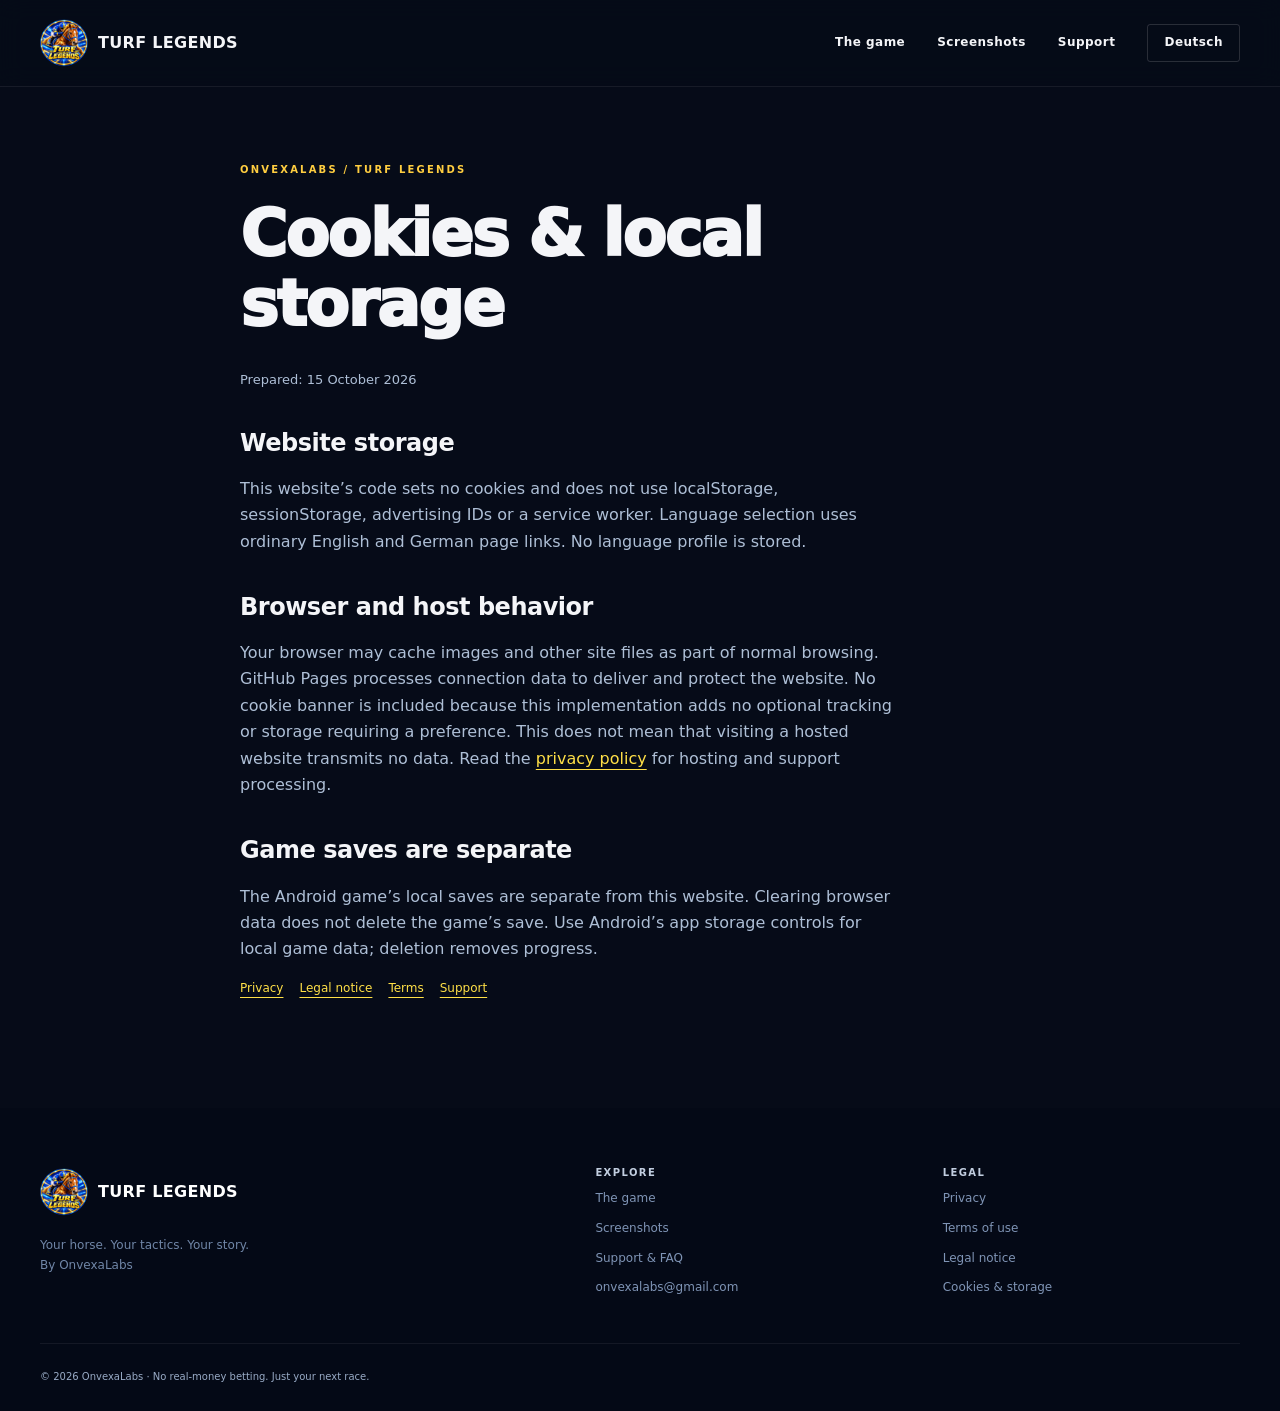
<file: cookies.html>
<!doctype html><html lang="en"><head><meta charset="utf-8"><meta name="viewport" content="width=device-width,initial-scale=1"><meta name="theme-color" content="#09142d"><meta name="description" content="Information and support for Turf Legends by OnvexaLabs."><meta name="referrer" content="strict-origin-when-cross-origin"><title>Cookies &amp; local storage · Turf Legends</title><link rel="canonical" href="https://onvexalabs-dev.github.io/turf-legends-page/cookies.html"><link rel="alternate" hreflang="en" href="https://onvexalabs-dev.github.io/turf-legends-page/cookies.html"><link rel="alternate" hreflang="de" href="https://onvexalabs-dev.github.io/turf-legends-page/de/cookies.html"><link rel="icon" href="assets/icon.png"><meta property="og:title" content="Cookies &amp; local storage · Turf Legends"><meta property="og:description" content="Information and support for Turf Legends by OnvexaLabs."><meta property="og:image" content="https://onvexalabs-dev.github.io/turf-legends-page/assets/cover.webp"><meta property="og:url" content="https://onvexalabs-dev.github.io/turf-legends-page/cookies.html"><meta property="og:type" content="website"><meta name="twitter:card" content="summary_large_image"><link rel="stylesheet" href="assets/site.css"><script src="assets/site.js" defer></script></head><body><a class="skip" href="#main">Skip to content</a><header class="top"><nav class="wrap nav" aria-label="Main navigation"><a class="brand" href="index.html"><img src="assets/icon.png" width="42" height="42" alt="">TURF LEGENDS</a><div class="links"><a class="desktop" href="index.html#game">The game</a><a class="desktop" href="index.html#screenshots">Screenshots</a><a class="support-nav" href="support.html">Support</a><a class="lang" href="de/cookies.html" lang="de" hreflang="de">Deutsch</a></div></nav></header><main id="main"><div class="wrap"><article class="legal"><span class="eyebrow">ONVEXALABS / TURF LEGENDS</span><h1>Cookies & local storage</h1><p class="small">Prepared: 15 October 2026</p><h2>Website storage</h2><p>This website’s code sets no cookies and does not use localStorage, sessionStorage, advertising IDs or a service worker. Language selection uses ordinary English and German page links. No language profile is stored.</p><h2>Browser and host behavior</h2><p>Your browser may cache images and other site files as part of normal browsing. GitHub Pages processes connection data to deliver and protect the website. No cookie banner is included because this implementation adds no optional tracking or storage requiring a preference. This does not mean that visiting a hosted website transmits no data. Read the <a href="privacy.html">privacy policy</a> for hosting and support processing.</p><h2>Game saves are separate</h2><p>The Android game’s local saves are separate from this website. Clearing browser data does not delete the game’s save. Use Android’s app storage controls for local game data; deletion removes progress.</p><nav class="legal-nav" aria-label="Related pages"><a href="privacy.html">Privacy</a><a href="legal.html">Legal notice</a><a href="terms.html">Terms</a><a href="support.html">Support</a></nav></article></div></main><footer class="footer"><div class="wrap"><div class="footer-grid"><div><a class="brand" href="index.html"><img src="assets/icon.png" width="42" height="42" alt="">TURF LEGENDS</a><p class="small">Your horse. Your tactics. Your story.<br>By OnvexaLabs</p></div><div><h3>EXPLORE</h3><a href="index.html#game">The game</a><a href="index.html#screenshots">Screenshots</a><a href="support.html">Support & FAQ</a><a href="mailto:onvexalabs@gmail.com">onvexalabs@gmail.com</a></div><div><h3>LEGAL</h3><a href="privacy.html">Privacy</a><a href="terms.html">Terms of use</a><a href="legal.html">Legal notice</a><a href="cookies.html">Cookies & storage</a></div></div><div class="bottom">© 2026 OnvexaLabs · No real-money betting. Just your next race.</div></div></footer></body></html>
</file>
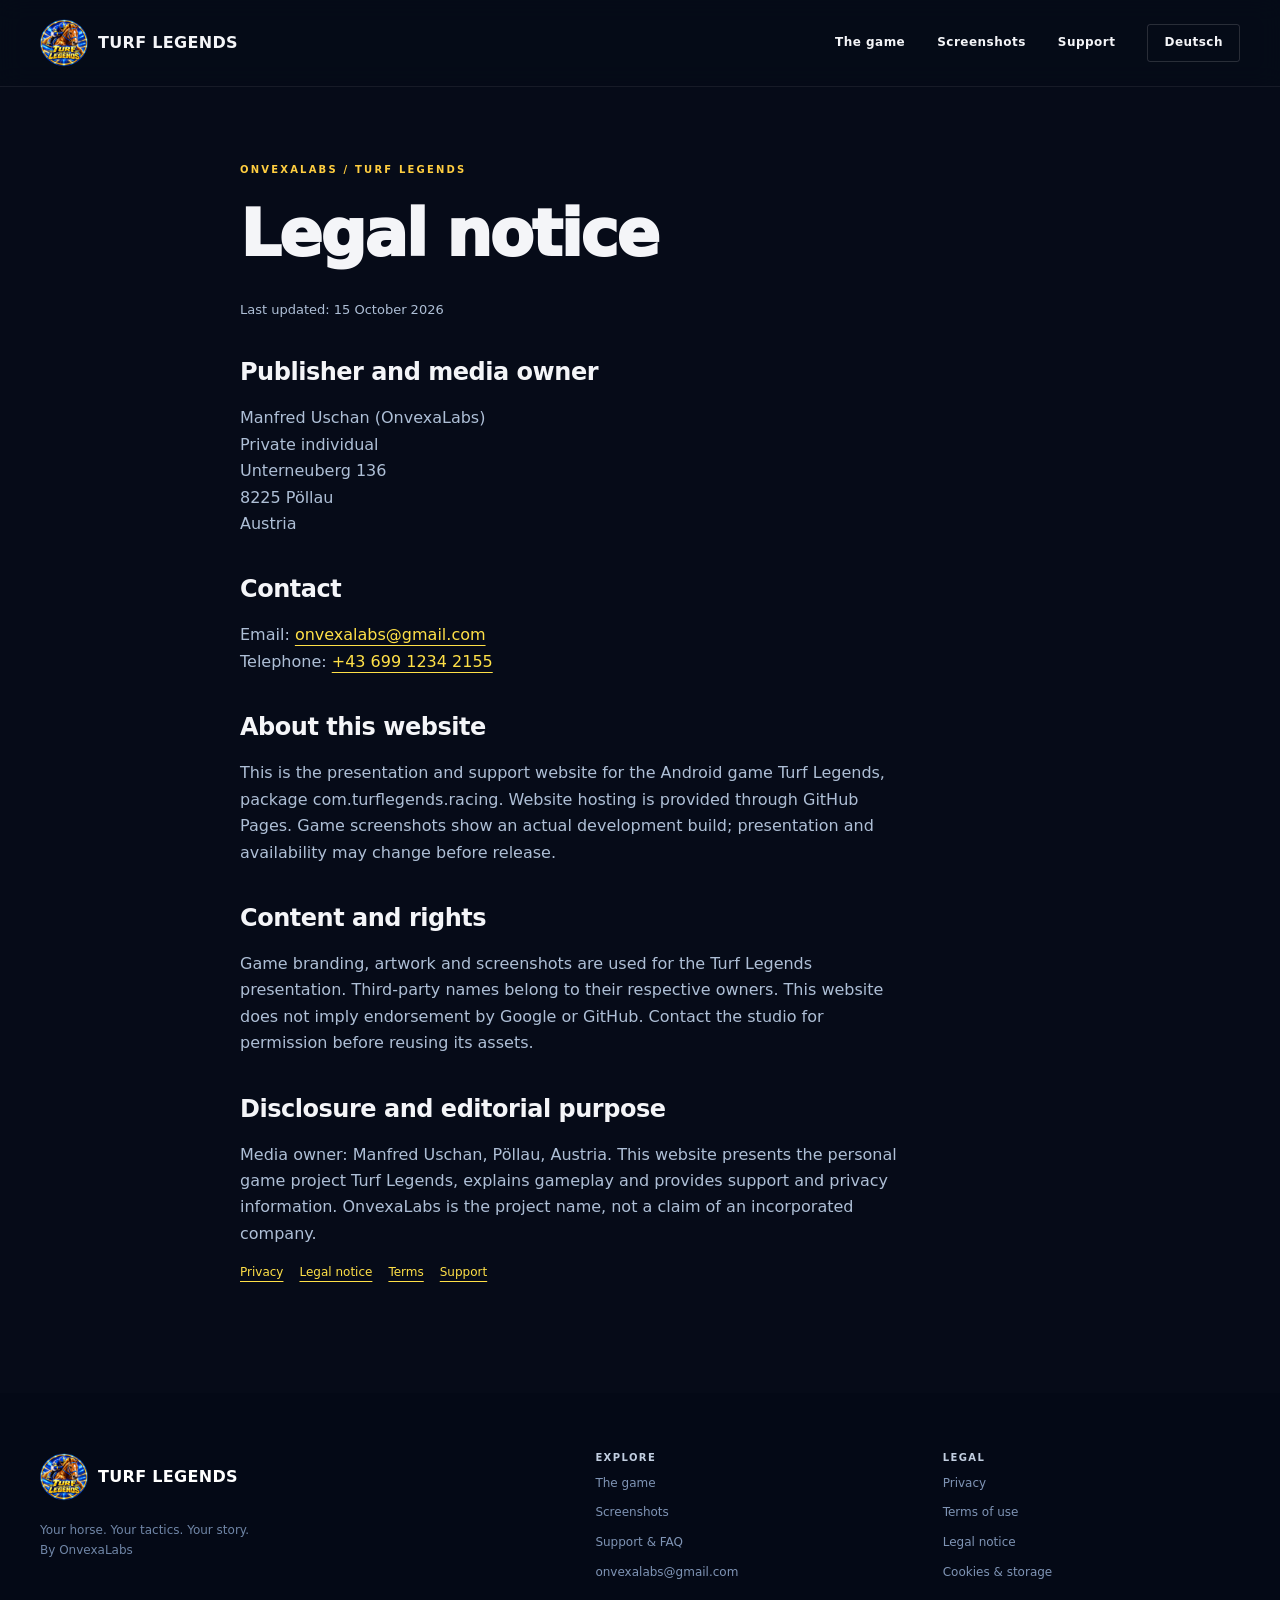
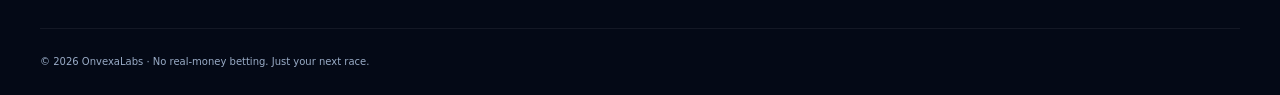
<file: legal.html>
<!doctype html><html lang="en"><head><meta charset="utf-8"><meta name="viewport" content="width=device-width,initial-scale=1"><meta name="theme-color" content="#09142d"><meta name="description" content="Information and support for Turf Legends by OnvexaLabs."><meta name="referrer" content="strict-origin-when-cross-origin"><title>Legal notice · Turf Legends</title><link rel="canonical" href="https://onvexalabs-dev.github.io/turf-legends-page/legal.html"><link rel="alternate" hreflang="en" href="https://onvexalabs-dev.github.io/turf-legends-page/legal.html"><link rel="alternate" hreflang="de" href="https://onvexalabs-dev.github.io/turf-legends-page/de/legal.html"><link rel="icon" href="assets/icon.png"><meta property="og:title" content="Legal notice · Turf Legends"><meta property="og:description" content="Information and support for Turf Legends by OnvexaLabs."><meta property="og:image" content="https://onvexalabs-dev.github.io/turf-legends-page/assets/cover.webp"><meta property="og:url" content="https://onvexalabs-dev.github.io/turf-legends-page/legal.html"><meta property="og:type" content="website"><meta name="twitter:card" content="summary_large_image"><link rel="stylesheet" href="assets/site.css"><script src="assets/site.js" defer></script></head><body><a class="skip" href="#main">Skip to content</a><header class="top"><nav class="wrap nav" aria-label="Main navigation"><a class="brand" href="index.html"><img src="assets/icon.png" width="42" height="42" alt="">TURF LEGENDS</a><div class="links"><a class="desktop" href="index.html#game">The game</a><a class="desktop" href="index.html#screenshots">Screenshots</a><a class="support-nav" href="support.html">Support</a><a class="lang" href="de/legal.html" lang="de" hreflang="de">Deutsch</a></div></nav></header><main id="main"><div class="wrap"><article class="legal"><span class="eyebrow">ONVEXALABS / TURF LEGENDS</span><h1>Legal notice</h1><p class="small">Last updated: 15 October 2026</p><h2>Publisher and media owner</h2><p>Manfred Uschan (OnvexaLabs)<br>Private individual<br>Unterneuberg 136<br>8225 Pöllau<br>Austria</p><h2>Contact</h2><p>Email: <a href="mailto:onvexalabs@gmail.com">onvexalabs@gmail.com</a><br>Telephone: <a href="tel:+4369912342155">+43 699 1234 2155</a></p><h2>About this website</h2><p>This is the presentation and support website for the Android game Turf Legends, package com.turflegends.racing. Website hosting is provided through GitHub Pages. Game screenshots show an actual development build; presentation and availability may change before release.</p><h2>Content and rights</h2><p>Game branding, artwork and screenshots are used for the Turf Legends presentation. Third-party names belong to their respective owners. This website does not imply endorsement by Google or GitHub. Contact the studio for permission before reusing its assets.</p><h2>Disclosure and editorial purpose</h2><p>Media owner: Manfred Uschan, Pöllau, Austria. This website presents the personal game project Turf Legends, explains gameplay and provides support and privacy information. OnvexaLabs is the project name, not a claim of an incorporated company.</p><nav class="legal-nav" aria-label="Related pages"><a href="privacy.html">Privacy</a><a href="legal.html">Legal notice</a><a href="terms.html">Terms</a><a href="support.html">Support</a></nav></article></div></main><footer class="footer"><div class="wrap"><div class="footer-grid"><div><a class="brand" href="index.html"><img src="assets/icon.png" width="42" height="42" alt="">TURF LEGENDS</a><p class="small">Your horse. Your tactics. Your story.<br>By OnvexaLabs</p></div><div><h3>EXPLORE</h3><a href="index.html#game">The game</a><a href="index.html#screenshots">Screenshots</a><a href="support.html">Support & FAQ</a><a href="mailto:onvexalabs@gmail.com">onvexalabs@gmail.com</a></div><div><h3>LEGAL</h3><a href="privacy.html">Privacy</a><a href="terms.html">Terms of use</a><a href="legal.html">Legal notice</a><a href="cookies.html">Cookies & storage</a></div></div><div class="bottom">© 2026 OnvexaLabs · No real-money betting. Just your next race.</div></div></footer></body></html>
</file>
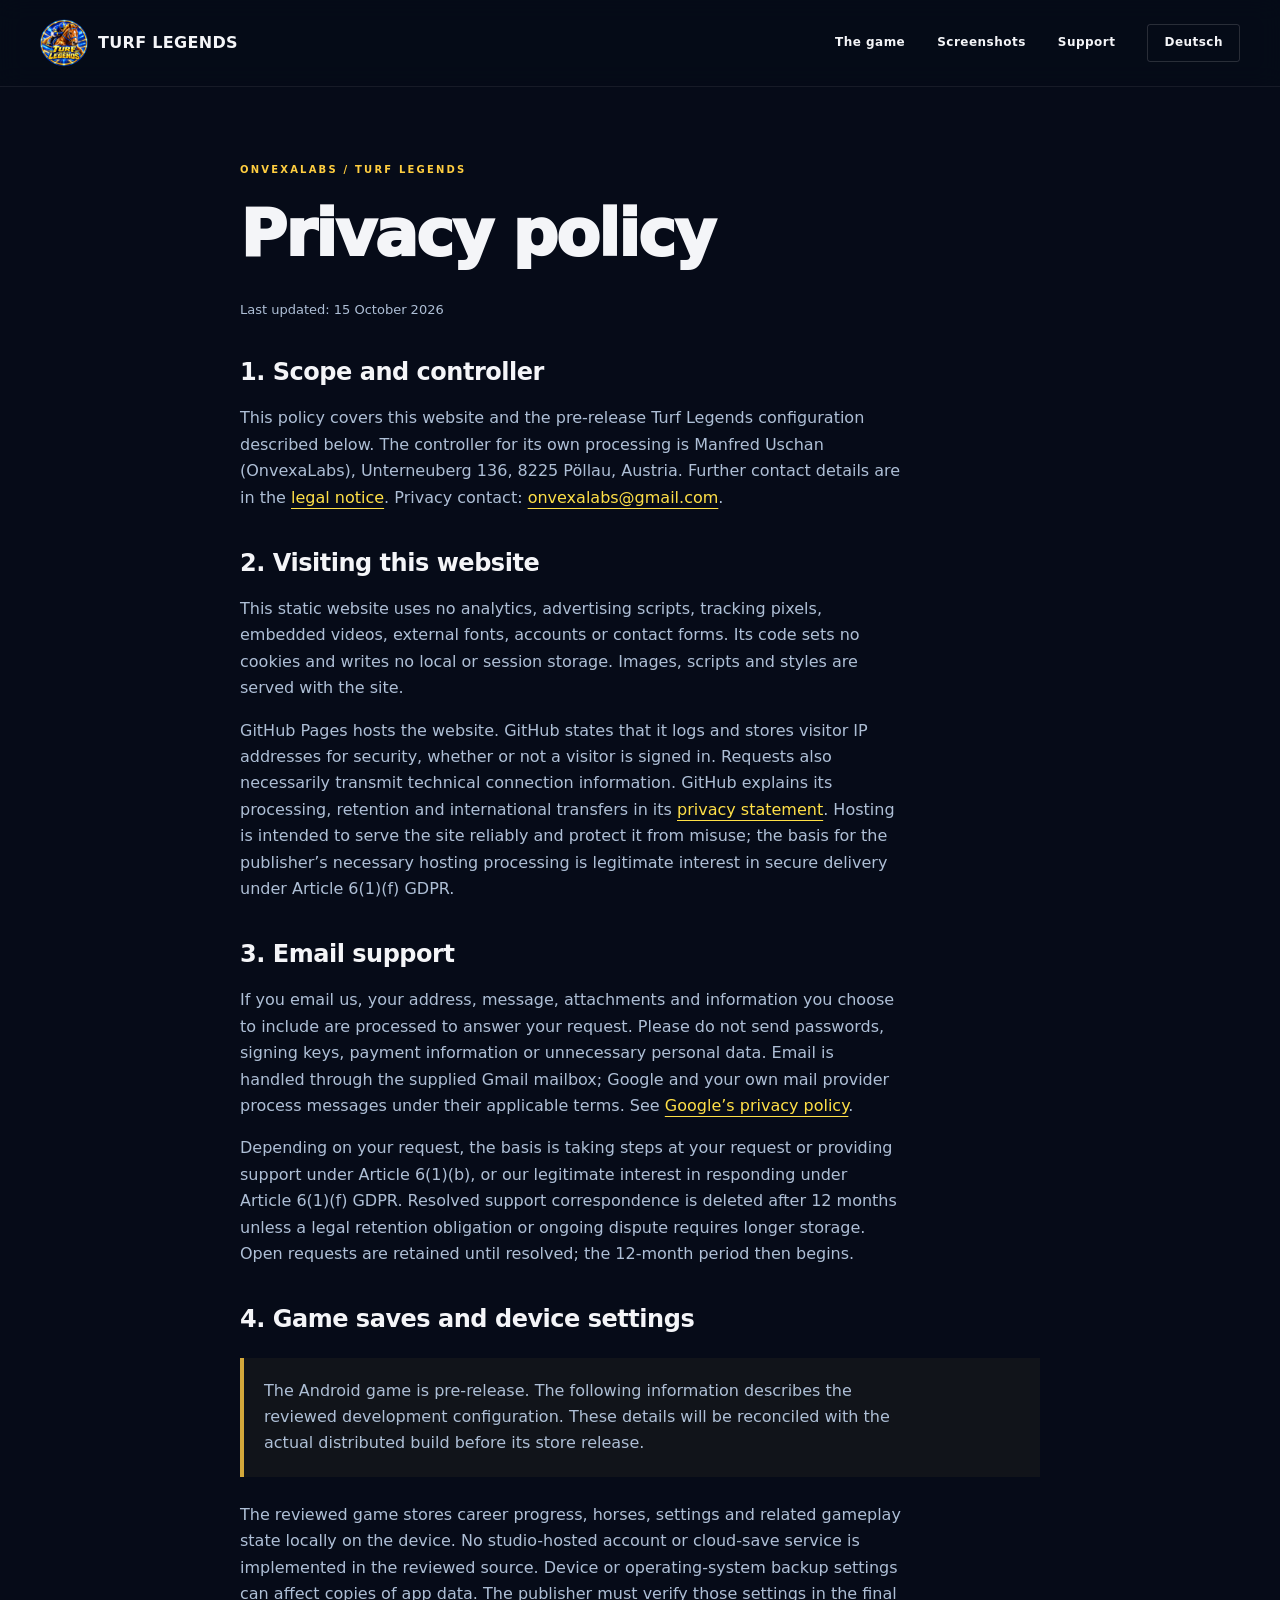
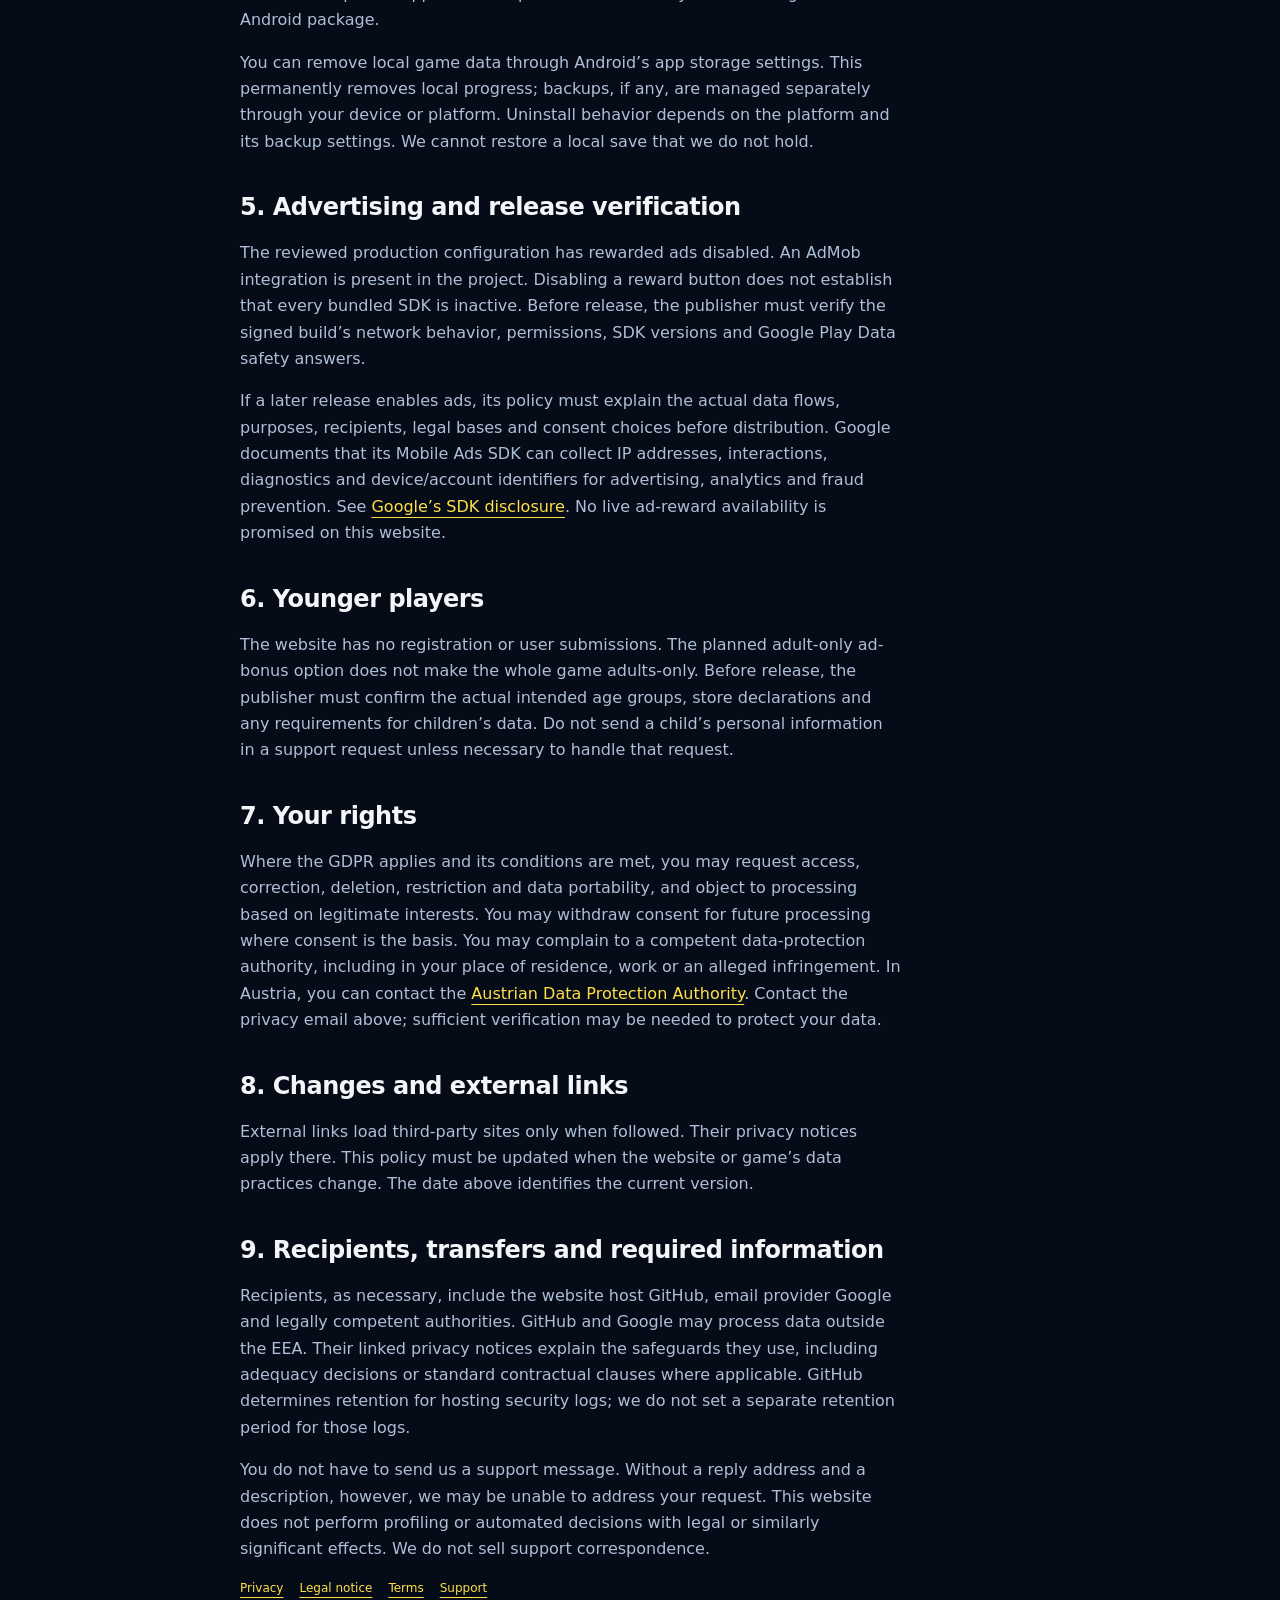
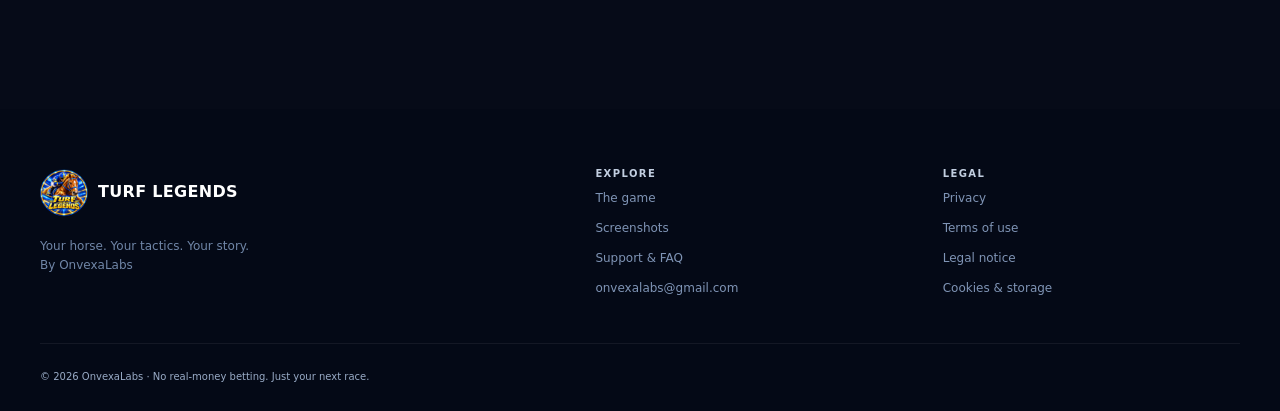
<file: privacy.html>
<!doctype html><html lang="en"><head><meta charset="utf-8"><meta name="viewport" content="width=device-width,initial-scale=1"><meta name="theme-color" content="#09142d"><meta name="description" content="Information and support for Turf Legends by OnvexaLabs."><meta name="referrer" content="strict-origin-when-cross-origin"><title>Privacy policy · Turf Legends</title><link rel="canonical" href="https://onvexalabs-dev.github.io/turf-legends-page/privacy.html"><link rel="alternate" hreflang="en" href="https://onvexalabs-dev.github.io/turf-legends-page/privacy.html"><link rel="alternate" hreflang="de" href="https://onvexalabs-dev.github.io/turf-legends-page/de/privacy.html"><link rel="icon" href="assets/icon.png"><meta property="og:title" content="Privacy policy · Turf Legends"><meta property="og:description" content="Information and support for Turf Legends by OnvexaLabs."><meta property="og:image" content="https://onvexalabs-dev.github.io/turf-legends-page/assets/cover.webp"><meta property="og:url" content="https://onvexalabs-dev.github.io/turf-legends-page/privacy.html"><meta property="og:type" content="website"><meta name="twitter:card" content="summary_large_image"><link rel="stylesheet" href="assets/site.css"><script src="assets/site.js" defer></script></head><body><a class="skip" href="#main">Skip to content</a><header class="top"><nav class="wrap nav" aria-label="Main navigation"><a class="brand" href="index.html"><img src="assets/icon.png" width="42" height="42" alt="">TURF LEGENDS</a><div class="links"><a class="desktop" href="index.html#game">The game</a><a class="desktop" href="index.html#screenshots">Screenshots</a><a class="support-nav" href="support.html">Support</a><a class="lang" href="de/privacy.html" lang="de" hreflang="de">Deutsch</a></div></nav></header><main id="main"><div class="wrap"><article class="legal"><span class="eyebrow">ONVEXALABS / TURF LEGENDS</span><h1>Privacy policy</h1><p class="small">Last updated: 15 October 2026</p><h2>1. Scope and controller</h2><p>This policy covers this website and the pre-release Turf Legends configuration described below. The controller for its own processing is Manfred Uschan (OnvexaLabs), Unterneuberg 136, 8225 Pöllau, Austria. Further contact details are in the <a href="legal.html">legal notice</a>. Privacy contact: <a href="mailto:onvexalabs@gmail.com">onvexalabs@gmail.com</a>.</p><h2>2. Visiting this website</h2><p>This static website uses no analytics, advertising scripts, tracking pixels, embedded videos, external fonts, accounts or contact forms. Its code sets no cookies and writes no local or session storage. Images, scripts and styles are served with the site.</p><p>GitHub Pages hosts the website. GitHub states that it logs and stores visitor IP addresses for security, whether or not a visitor is signed in. Requests also necessarily transmit technical connection information. GitHub explains its processing, retention and international transfers in its <a href="https://docs.github.com/en/site-policy/privacy-policies/github-general-privacy-statement">privacy statement</a>. Hosting is intended to serve the site reliably and protect it from misuse; the basis for the publisher’s necessary hosting processing is legitimate interest in secure delivery under Article 6(1)(f) GDPR.</p><h2>3. Email support</h2><p>If you email us, your address, message, attachments and information you choose to include are processed to answer your request. Please do not send passwords, signing keys, payment information or unnecessary personal data. Email is handled through the supplied Gmail mailbox; Google and your own mail provider process messages under their applicable terms. See <a href="https://policies.google.com/privacy">Google’s privacy policy</a>.</p><p>Depending on your request, the basis is taking steps at your request or providing support under Article 6(1)(b), or our legitimate interest in responding under Article 6(1)(f) GDPR. Resolved support correspondence is deleted after 12 months unless a legal retention obligation or ongoing dispute requires longer storage. Open requests are retained until resolved; the 12-month period then begins.</p><h2>4. Game saves and device settings</h2><aside class="notice"><p>The Android game is pre-release. The following information describes the reviewed development configuration. These details will be reconciled with the actual distributed build before its store release.</p></aside><p>The reviewed game stores career progress, horses, settings and related gameplay state locally on the device. No studio-hosted account or cloud-save service is implemented in the reviewed source. Device or operating-system backup settings can affect copies of app data. The publisher must verify those settings in the final Android package.</p><p>You can remove local game data through Android’s app storage settings. This permanently removes local progress; backups, if any, are managed separately through your device or platform. Uninstall behavior depends on the platform and its backup settings. We cannot restore a local save that we do not hold.</p><h2>5. Advertising and release verification</h2><p>The reviewed production configuration has rewarded ads disabled. An AdMob integration is present in the project. Disabling a reward button does not establish that every bundled SDK is inactive. Before release, the publisher must verify the signed build’s network behavior, permissions, SDK versions and Google Play Data safety answers.</p><p>If a later release enables ads, its policy must explain the actual data flows, purposes, recipients, legal bases and consent choices before distribution. Google documents that its Mobile Ads SDK can collect IP addresses, interactions, diagnostics and device/account identifiers for advertising, analytics and fraud prevention. See <a href="https://developers.google.com/admob/android/privacy/play-data-disclosure">Google’s SDK disclosure</a>. No live ad-reward availability is promised on this website.</p><h2>6. Younger players</h2><p>The website has no registration or user submissions. The planned adult-only ad-bonus option does not make the whole game adults-only. Before release, the publisher must confirm the actual intended age groups, store declarations and any requirements for children’s data. Do not send a child’s personal information in a support request unless necessary to handle that request.</p><h2>7. Your rights</h2><p>Where the GDPR applies and its conditions are met, you may request access, correction, deletion, restriction and data portability, and object to processing based on legitimate interests. You may withdraw consent for future processing where consent is the basis. You may complain to a competent data-protection authority, including in your place of residence, work or an alleged infringement. In Austria, you can contact the <a href="https://dsb.gv.at/eingabe-an-die-dsb/beschwerde">Austrian Data Protection Authority</a>. Contact the privacy email above; sufficient verification may be needed to protect your data.</p><h2>8. Changes and external links</h2><p>External links load third-party sites only when followed. Their privacy notices apply there. This policy must be updated when the website or game’s data practices change. The date above identifies the current version.</p><h2>9. Recipients, transfers and required information</h2><p>Recipients, as necessary, include the website host GitHub, email provider Google and legally competent authorities. GitHub and Google may process data outside the EEA. Their linked privacy notices explain the safeguards they use, including adequacy decisions or standard contractual clauses where applicable. GitHub determines retention for hosting security logs; we do not set a separate retention period for those logs.</p><p>You do not have to send us a support message. Without a reply address and a description, however, we may be unable to address your request. This website does not perform profiling or automated decisions with legal or similarly significant effects. We do not sell support correspondence.</p><nav class="legal-nav" aria-label="Related pages"><a href="privacy.html">Privacy</a><a href="legal.html">Legal notice</a><a href="terms.html">Terms</a><a href="support.html">Support</a></nav></article></div></main><footer class="footer"><div class="wrap"><div class="footer-grid"><div><a class="brand" href="index.html"><img src="assets/icon.png" width="42" height="42" alt="">TURF LEGENDS</a><p class="small">Your horse. Your tactics. Your story.<br>By OnvexaLabs</p></div><div><h3>EXPLORE</h3><a href="index.html#game">The game</a><a href="index.html#screenshots">Screenshots</a><a href="support.html">Support & FAQ</a><a href="mailto:onvexalabs@gmail.com">onvexalabs@gmail.com</a></div><div><h3>LEGAL</h3><a href="privacy.html">Privacy</a><a href="terms.html">Terms of use</a><a href="legal.html">Legal notice</a><a href="cookies.html">Cookies & storage</a></div></div><div class="bottom">© 2026 OnvexaLabs · No real-money betting. Just your next race.</div></div></footer></body></html>
</file>
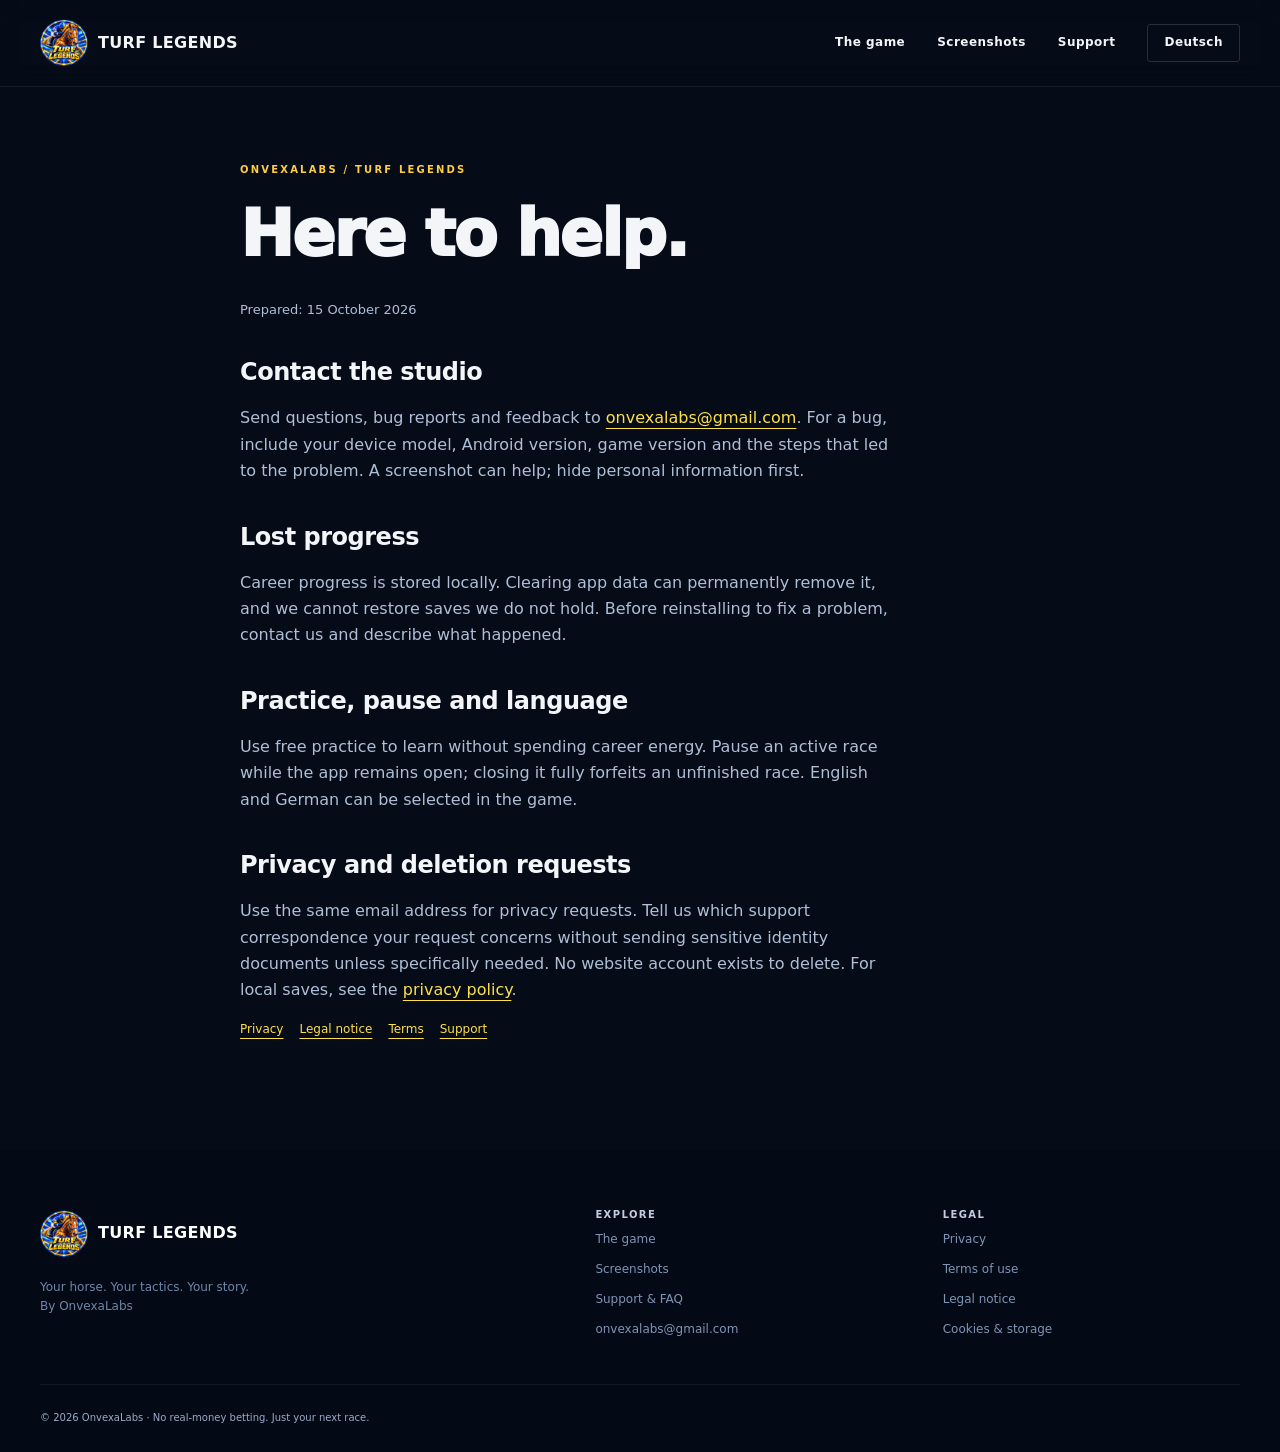
<file: support.html>
<!doctype html><html lang="en"><head><meta charset="utf-8"><meta name="viewport" content="width=device-width,initial-scale=1"><meta name="theme-color" content="#09142d"><meta name="description" content="Information and support for Turf Legends by OnvexaLabs."><meta name="referrer" content="strict-origin-when-cross-origin"><title>Here to help. · Turf Legends</title><link rel="canonical" href="https://onvexalabs-dev.github.io/turf-legends-page/support.html"><link rel="alternate" hreflang="en" href="https://onvexalabs-dev.github.io/turf-legends-page/support.html"><link rel="alternate" hreflang="de" href="https://onvexalabs-dev.github.io/turf-legends-page/de/support.html"><link rel="icon" href="assets/icon.png"><meta property="og:title" content="Here to help. · Turf Legends"><meta property="og:description" content="Information and support for Turf Legends by OnvexaLabs."><meta property="og:image" content="https://onvexalabs-dev.github.io/turf-legends-page/assets/cover.webp"><meta property="og:url" content="https://onvexalabs-dev.github.io/turf-legends-page/support.html"><meta property="og:type" content="website"><meta name="twitter:card" content="summary_large_image"><link rel="stylesheet" href="assets/site.css"><script src="assets/site.js" defer></script></head><body><a class="skip" href="#main">Skip to content</a><header class="top"><nav class="wrap nav" aria-label="Main navigation"><a class="brand" href="index.html"><img src="assets/icon.png" width="42" height="42" alt="">TURF LEGENDS</a><div class="links"><a class="desktop" href="index.html#game">The game</a><a class="desktop" href="index.html#screenshots">Screenshots</a><a class="support-nav" href="support.html">Support</a><a class="lang" href="de/support.html" lang="de" hreflang="de">Deutsch</a></div></nav></header><main id="main"><div class="wrap"><article class="legal"><span class="eyebrow">ONVEXALABS / TURF LEGENDS</span><h1>Here to help.</h1><p class="small">Prepared: 15 October 2026</p><h2>Contact the studio</h2><p>Send questions, bug reports and feedback to <a href="mailto:onvexalabs@gmail.com">onvexalabs@gmail.com</a>. For a bug, include your device model, Android version, game version and the steps that led to the problem. A screenshot can help; hide personal information first.</p><h2>Lost progress</h2><p>Career progress is stored locally. Clearing app data can permanently remove it, and we cannot restore saves we do not hold. Before reinstalling to fix a problem, contact us and describe what happened.</p><h2>Practice, pause and language</h2><p>Use free practice to learn without spending career energy. Pause an active race while the app remains open; closing it fully forfeits an unfinished race. English and German can be selected in the game.</p><h2>Privacy and deletion requests</h2><p>Use the same email address for privacy requests. Tell us which support correspondence your request concerns without sending sensitive identity documents unless specifically needed. No website account exists to delete. For local saves, see the <a href="privacy.html">privacy policy</a>.</p><nav class="legal-nav" aria-label="Related pages"><a href="privacy.html">Privacy</a><a href="legal.html">Legal notice</a><a href="terms.html">Terms</a><a href="support.html">Support</a></nav></article></div></main><footer class="footer"><div class="wrap"><div class="footer-grid"><div><a class="brand" href="index.html"><img src="assets/icon.png" width="42" height="42" alt="">TURF LEGENDS</a><p class="small">Your horse. Your tactics. Your story.<br>By OnvexaLabs</p></div><div><h3>EXPLORE</h3><a href="index.html#game">The game</a><a href="index.html#screenshots">Screenshots</a><a href="support.html">Support & FAQ</a><a href="mailto:onvexalabs@gmail.com">onvexalabs@gmail.com</a></div><div><h3>LEGAL</h3><a href="privacy.html">Privacy</a><a href="terms.html">Terms of use</a><a href="legal.html">Legal notice</a><a href="cookies.html">Cookies & storage</a></div></div><div class="bottom">© 2026 OnvexaLabs · No real-money betting. Just your next race.</div></div></footer></body></html>
</file>
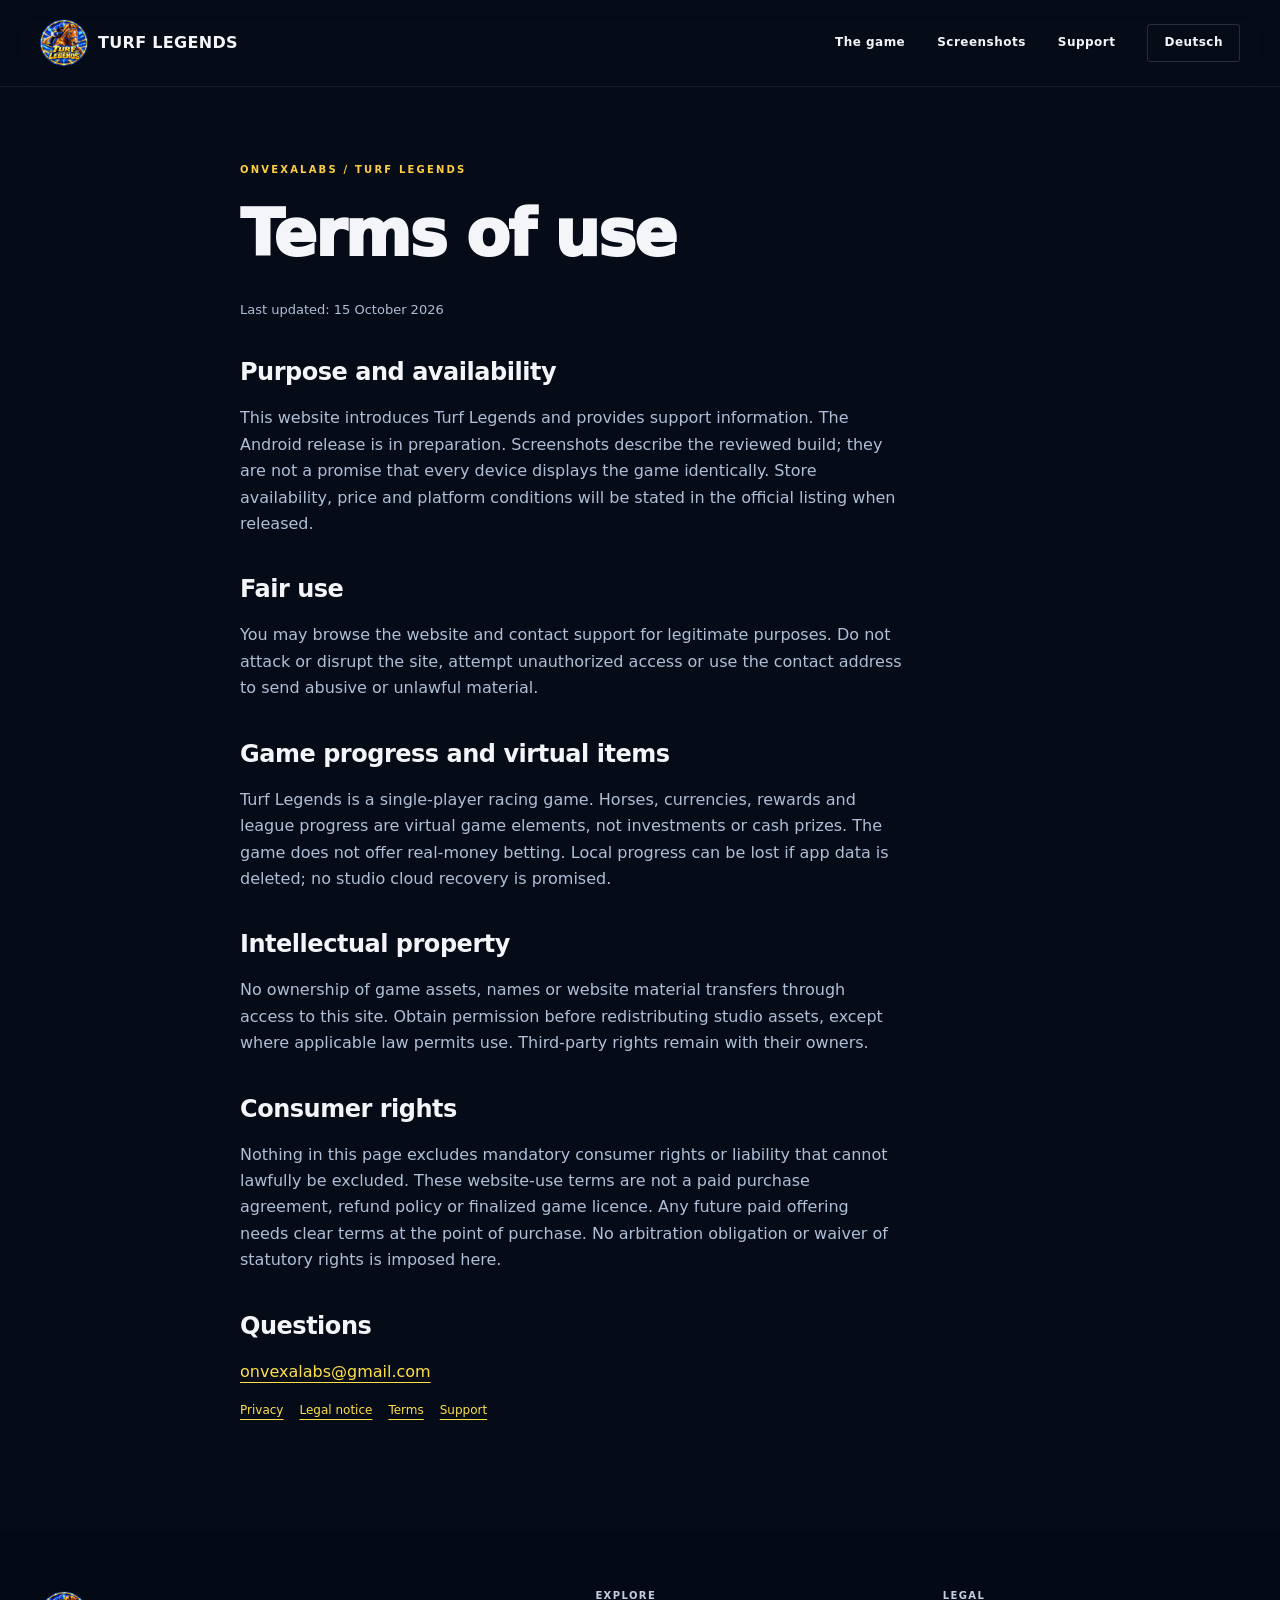
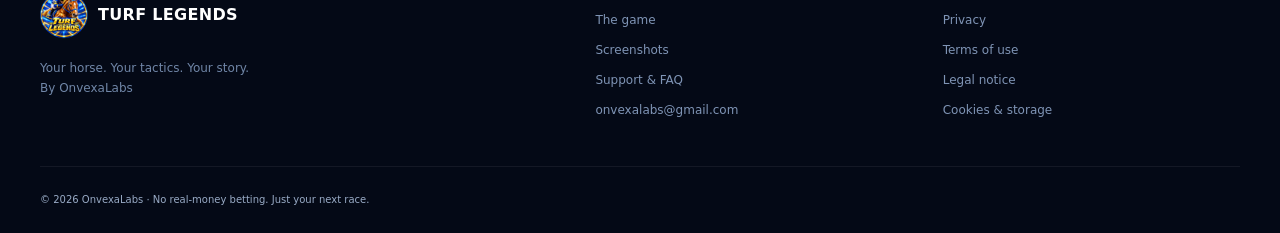
<file: terms.html>
<!doctype html><html lang="en"><head><meta charset="utf-8"><meta name="viewport" content="width=device-width,initial-scale=1"><meta name="theme-color" content="#09142d"><meta name="description" content="Information and support for Turf Legends by OnvexaLabs."><meta name="referrer" content="strict-origin-when-cross-origin"><title>Terms of use · Turf Legends</title><link rel="canonical" href="https://onvexalabs-dev.github.io/turf-legends-page/terms.html"><link rel="alternate" hreflang="en" href="https://onvexalabs-dev.github.io/turf-legends-page/terms.html"><link rel="alternate" hreflang="de" href="https://onvexalabs-dev.github.io/turf-legends-page/de/terms.html"><link rel="icon" href="assets/icon.png"><meta property="og:title" content="Terms of use · Turf Legends"><meta property="og:description" content="Information and support for Turf Legends by OnvexaLabs."><meta property="og:image" content="https://onvexalabs-dev.github.io/turf-legends-page/assets/cover.webp"><meta property="og:url" content="https://onvexalabs-dev.github.io/turf-legends-page/terms.html"><meta property="og:type" content="website"><meta name="twitter:card" content="summary_large_image"><link rel="stylesheet" href="assets/site.css"><script src="assets/site.js" defer></script></head><body><a class="skip" href="#main">Skip to content</a><header class="top"><nav class="wrap nav" aria-label="Main navigation"><a class="brand" href="index.html"><img src="assets/icon.png" width="42" height="42" alt="">TURF LEGENDS</a><div class="links"><a class="desktop" href="index.html#game">The game</a><a class="desktop" href="index.html#screenshots">Screenshots</a><a class="support-nav" href="support.html">Support</a><a class="lang" href="de/terms.html" lang="de" hreflang="de">Deutsch</a></div></nav></header><main id="main"><div class="wrap"><article class="legal"><span class="eyebrow">ONVEXALABS / TURF LEGENDS</span><h1>Terms of use</h1><p class="small">Last updated: 15 October 2026</p><h2>Purpose and availability</h2><p>This website introduces Turf Legends and provides support information. The Android release is in preparation. Screenshots describe the reviewed build; they are not a promise that every device displays the game identically. Store availability, price and platform conditions will be stated in the official listing when released.</p><h2>Fair use</h2><p>You may browse the website and contact support for legitimate purposes. Do not attack or disrupt the site, attempt unauthorized access or use the contact address to send abusive or unlawful material.</p><h2>Game progress and virtual items</h2><p>Turf Legends is a single-player racing game. Horses, currencies, rewards and league progress are virtual game elements, not investments or cash prizes. The game does not offer real-money betting. Local progress can be lost if app data is deleted; no studio cloud recovery is promised.</p><h2>Intellectual property</h2><p>No ownership of game assets, names or website material transfers through access to this site. Obtain permission before redistributing studio assets, except where applicable law permits use. Third-party rights remain with their owners.</p><h2>Consumer rights</h2><p>Nothing in this page excludes mandatory consumer rights or liability that cannot lawfully be excluded. These website-use terms are not a paid purchase agreement, refund policy or finalized game licence. Any future paid offering needs clear terms at the point of purchase. No arbitration obligation or waiver of statutory rights is imposed here.</p><h2>Questions</h2><p><a href="mailto:onvexalabs@gmail.com">onvexalabs@gmail.com</a></p><nav class="legal-nav" aria-label="Related pages"><a href="privacy.html">Privacy</a><a href="legal.html">Legal notice</a><a href="terms.html">Terms</a><a href="support.html">Support</a></nav></article></div></main><footer class="footer"><div class="wrap"><div class="footer-grid"><div><a class="brand" href="index.html"><img src="assets/icon.png" width="42" height="42" alt="">TURF LEGENDS</a><p class="small">Your horse. Your tactics. Your story.<br>By OnvexaLabs</p></div><div><h3>EXPLORE</h3><a href="index.html#game">The game</a><a href="index.html#screenshots">Screenshots</a><a href="support.html">Support & FAQ</a><a href="mailto:onvexalabs@gmail.com">onvexalabs@gmail.com</a></div><div><h3>LEGAL</h3><a href="privacy.html">Privacy</a><a href="terms.html">Terms of use</a><a href="legal.html">Legal notice</a><a href="cookies.html">Cookies & storage</a></div></div><div class="bottom">© 2026 OnvexaLabs · No real-money betting. Just your next race.</div></div></footer></body></html>
</file>
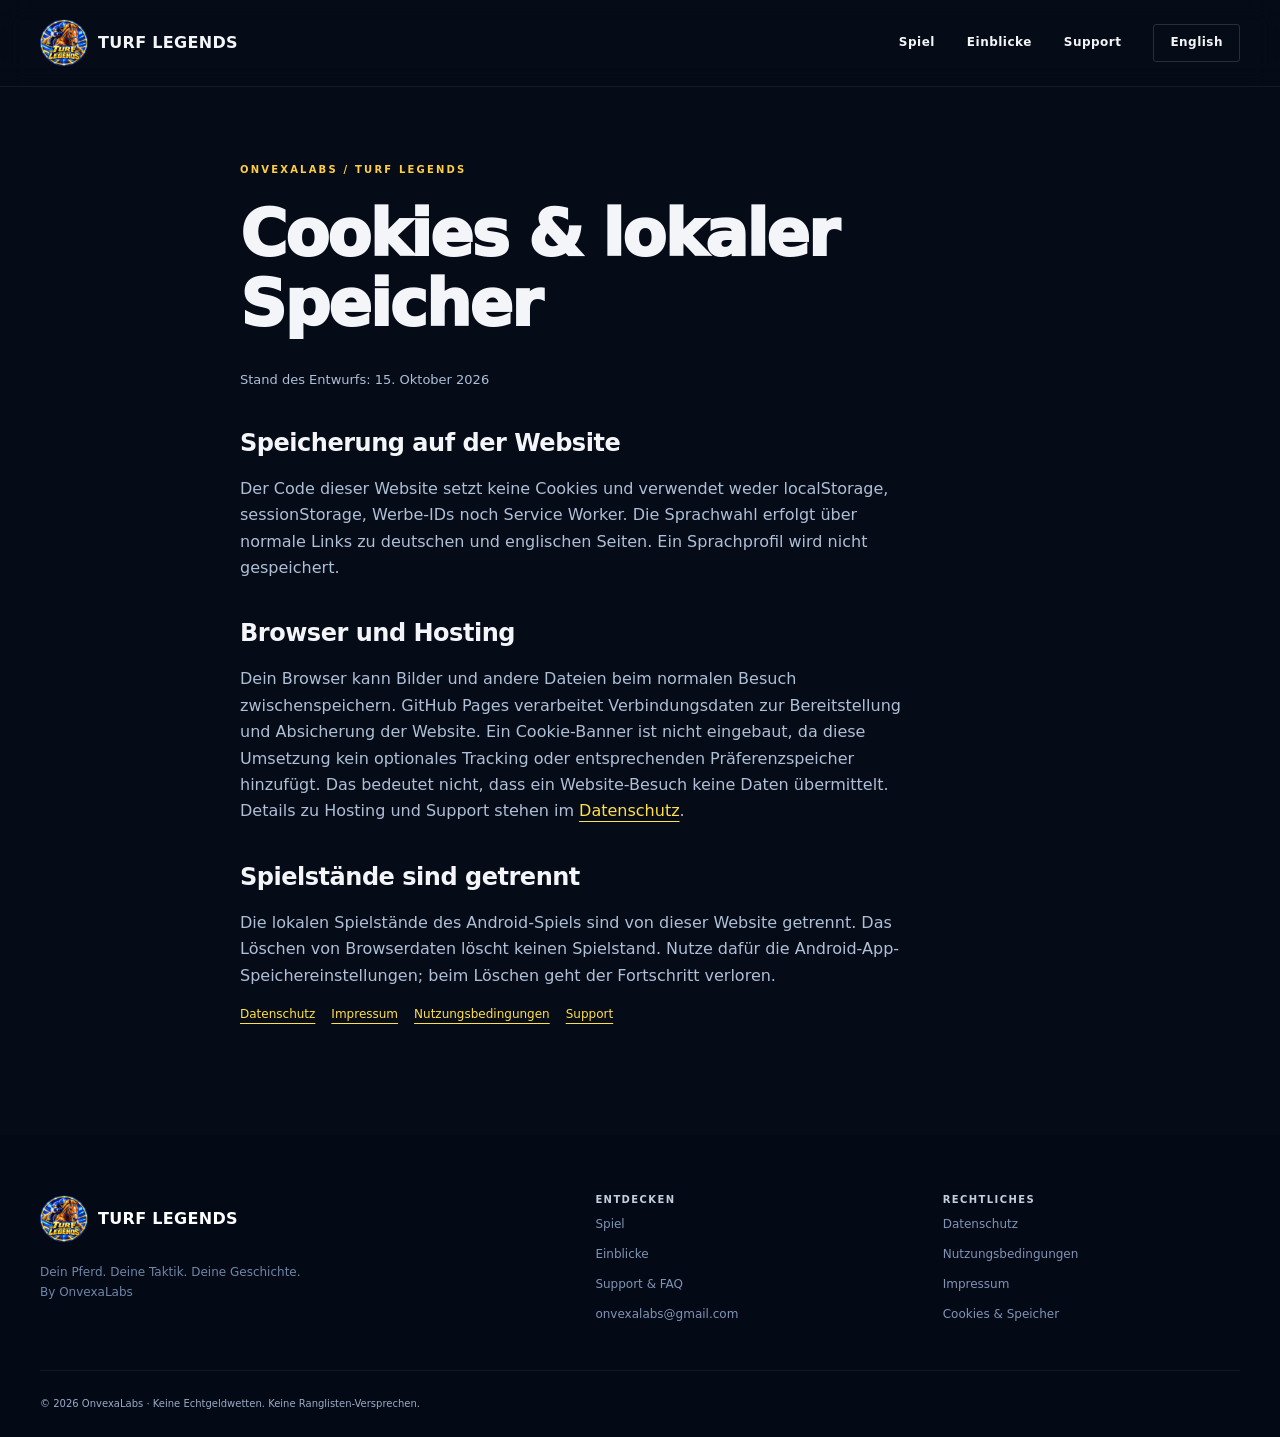
<file: de/cookies.html>
<!doctype html><html lang="de"><head><meta charset="utf-8"><meta name="viewport" content="width=device-width,initial-scale=1"><meta name="theme-color" content="#09142d"><meta name="description" content="Informationen und Support zu Turf Legends von OnvexaLabs."><meta name="referrer" content="strict-origin-when-cross-origin"><title>Cookies &amp; lokaler Speicher · Turf Legends</title><link rel="canonical" href="https://onvexalabs-dev.github.io/turf-legends-page/de/cookies.html"><link rel="alternate" hreflang="en" href="https://onvexalabs-dev.github.io/turf-legends-page/cookies.html"><link rel="alternate" hreflang="de" href="https://onvexalabs-dev.github.io/turf-legends-page/de/cookies.html"><link rel="icon" href="../assets/icon.png"><meta property="og:title" content="Cookies &amp; lokaler Speicher · Turf Legends"><meta property="og:description" content="Informationen und Support zu Turf Legends von OnvexaLabs."><meta property="og:image" content="https://onvexalabs-dev.github.io/turf-legends-page/assets/cover.webp"><meta property="og:url" content="https://onvexalabs-dev.github.io/turf-legends-page/de/cookies.html"><meta property="og:type" content="website"><meta name="twitter:card" content="summary_large_image"><link rel="stylesheet" href="../assets/site.css"><script src="../assets/site.js" defer></script></head><body><a class="skip" href="#main">Zum Inhalt</a><header class="top"><nav class="wrap nav" aria-label="Hauptnavigation"><a class="brand" href="index.html"><img src="../assets/icon.png" width="42" height="42" alt="">TURF LEGENDS</a><div class="links"><a class="desktop" href="index.html#game">Spiel</a><a class="desktop" href="index.html#screenshots">Einblicke</a><a class="support-nav" href="support.html">Support</a><a class="lang" href="../cookies.html" lang="en" hreflang="en">English</a></div></nav></header><main id="main"><div class="wrap"><article class="legal"><span class="eyebrow">ONVEXALABS / TURF LEGENDS</span><h1>Cookies & lokaler Speicher</h1><p class="small">Stand des Entwurfs: 15. Oktober 2026</p><h2>Speicherung auf der Website</h2><p>Der Code dieser Website setzt keine Cookies und verwendet weder localStorage, sessionStorage, Werbe-IDs noch Service Worker. Die Sprachwahl erfolgt über normale Links zu deutschen und englischen Seiten. Ein Sprachprofil wird nicht gespeichert.</p><h2>Browser und Hosting</h2><p>Dein Browser kann Bilder und andere Dateien beim normalen Besuch zwischenspeichern. GitHub Pages verarbeitet Verbindungsdaten zur Bereitstellung und Absicherung der Website. Ein Cookie-Banner ist nicht eingebaut, da diese Umsetzung kein optionales Tracking oder entsprechenden Präferenzspeicher hinzufügt. Das bedeutet nicht, dass ein Website-Besuch keine Daten übermittelt. Details zu Hosting und Support stehen im <a href="privacy.html">Datenschutz</a>.</p><h2>Spielstände sind getrennt</h2><p>Die lokalen Spielstände des Android-Spiels sind von dieser Website getrennt. Das Löschen von Browserdaten löscht keinen Spielstand. Nutze dafür die Android-App-Speichereinstellungen; beim Löschen geht der Fortschritt verloren.</p><nav class="legal-nav" aria-label="Weitere Seiten"><a href="privacy.html">Datenschutz</a><a href="legal.html">Impressum</a><a href="terms.html">Nutzungsbedingungen</a><a href="support.html">Support</a></nav></article></div></main><footer class="footer"><div class="wrap"><div class="footer-grid"><div><a class="brand" href="index.html"><img src="../assets/icon.png" width="42" height="42" alt="">TURF LEGENDS</a><p class="small">Dein Pferd. Deine Taktik. Deine Geschichte.<br>By OnvexaLabs</p></div><div><h3>ENTDECKEN</h3><a href="index.html#game">Spiel</a><a href="index.html#screenshots">Einblicke</a><a href="support.html">Support & FAQ</a><a href="mailto:onvexalabs@gmail.com">onvexalabs@gmail.com</a></div><div><h3>RECHTLICHES</h3><a href="privacy.html">Datenschutz</a><a href="terms.html">Nutzungsbedingungen</a><a href="legal.html">Impressum</a><a href="cookies.html">Cookies & Speicher</a></div></div><div class="bottom">© 2026 OnvexaLabs · Keine Echtgeldwetten. Keine Ranglisten-Versprechen.</div></div></footer></body></html>
</file>
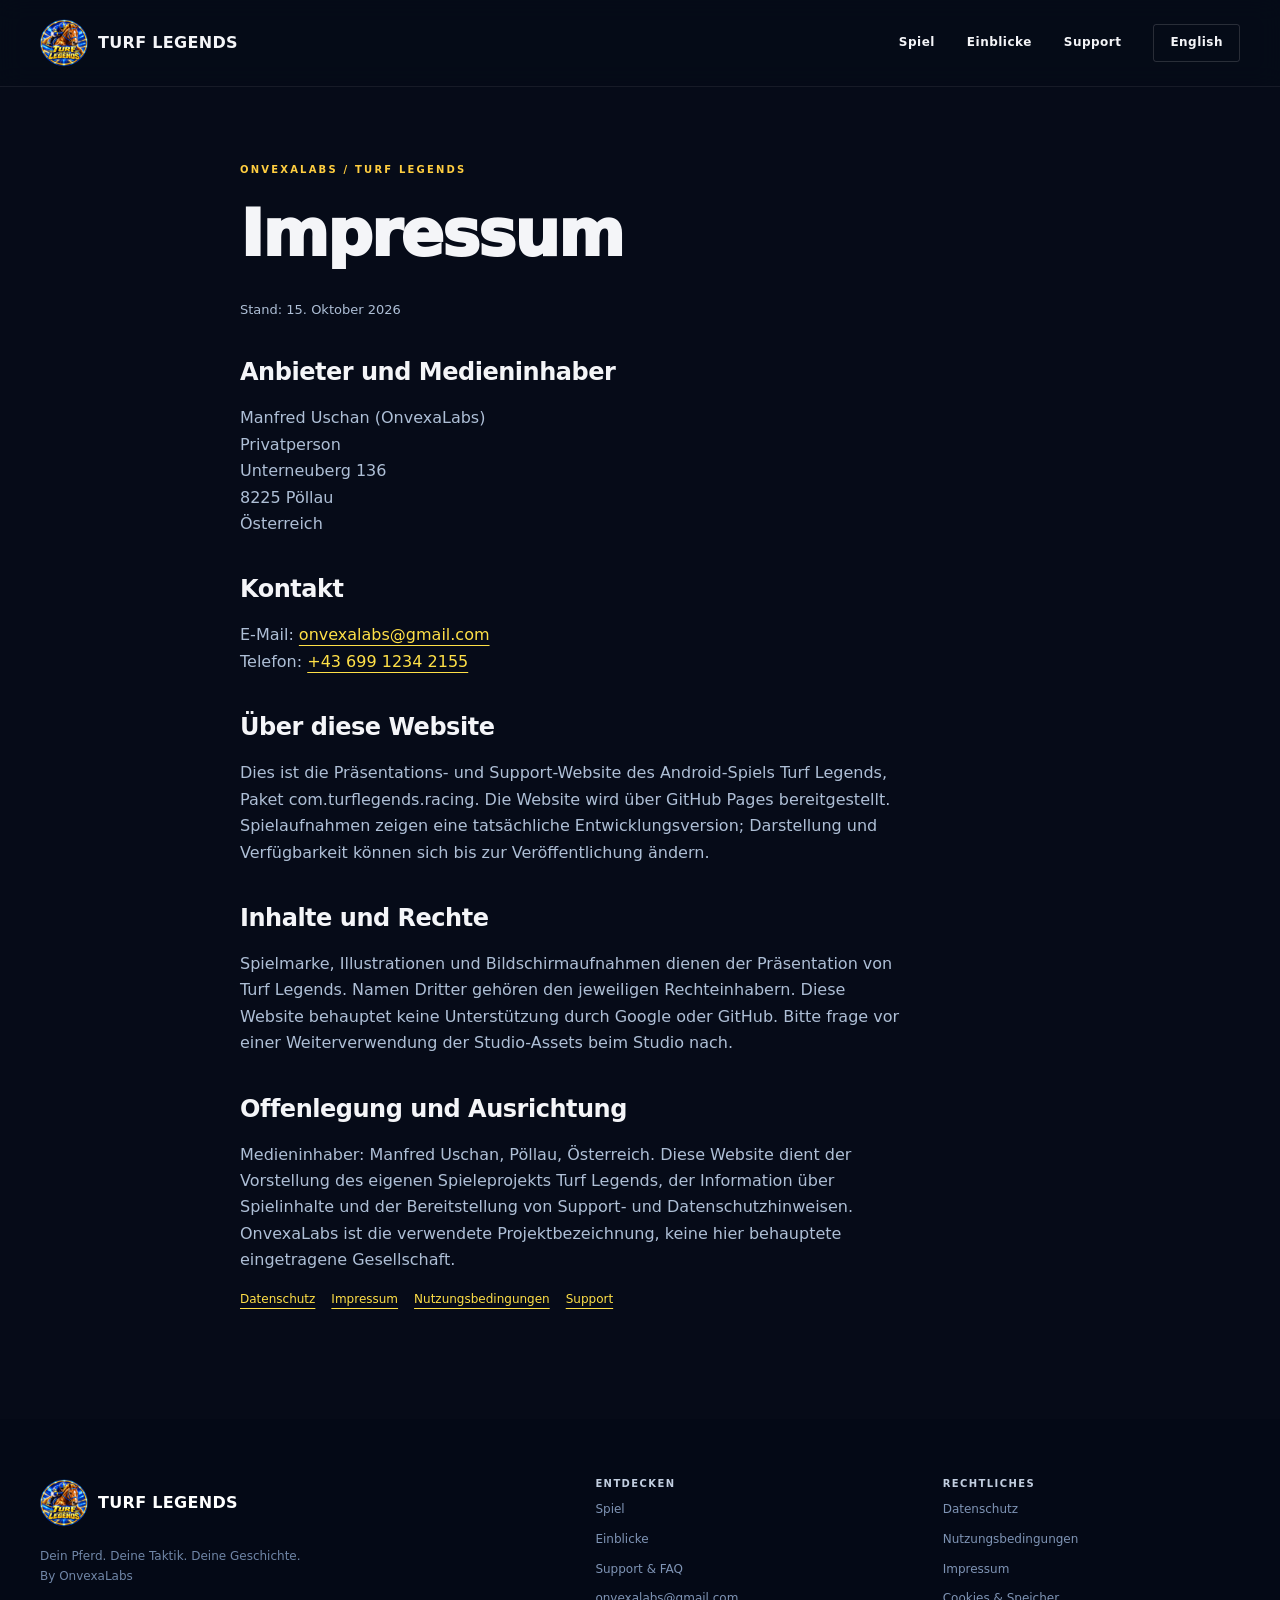
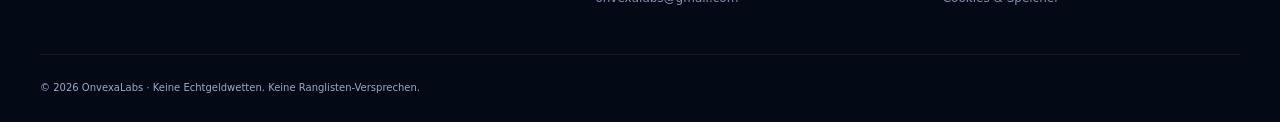
<file: de/legal.html>
<!doctype html><html lang="de"><head><meta charset="utf-8"><meta name="viewport" content="width=device-width,initial-scale=1"><meta name="theme-color" content="#09142d"><meta name="description" content="Informationen und Support zu Turf Legends von OnvexaLabs."><meta name="referrer" content="strict-origin-when-cross-origin"><title>Impressum · Turf Legends</title><link rel="canonical" href="https://onvexalabs-dev.github.io/turf-legends-page/de/legal.html"><link rel="alternate" hreflang="en" href="https://onvexalabs-dev.github.io/turf-legends-page/legal.html"><link rel="alternate" hreflang="de" href="https://onvexalabs-dev.github.io/turf-legends-page/de/legal.html"><link rel="icon" href="../assets/icon.png"><meta property="og:title" content="Impressum · Turf Legends"><meta property="og:description" content="Informationen und Support zu Turf Legends von OnvexaLabs."><meta property="og:image" content="https://onvexalabs-dev.github.io/turf-legends-page/assets/cover.webp"><meta property="og:url" content="https://onvexalabs-dev.github.io/turf-legends-page/de/legal.html"><meta property="og:type" content="website"><meta name="twitter:card" content="summary_large_image"><link rel="stylesheet" href="../assets/site.css"><script src="../assets/site.js" defer></script></head><body><a class="skip" href="#main">Zum Inhalt</a><header class="top"><nav class="wrap nav" aria-label="Hauptnavigation"><a class="brand" href="index.html"><img src="../assets/icon.png" width="42" height="42" alt="">TURF LEGENDS</a><div class="links"><a class="desktop" href="index.html#game">Spiel</a><a class="desktop" href="index.html#screenshots">Einblicke</a><a class="support-nav" href="support.html">Support</a><a class="lang" href="../legal.html" lang="en" hreflang="en">English</a></div></nav></header><main id="main"><div class="wrap"><article class="legal"><span class="eyebrow">ONVEXALABS / TURF LEGENDS</span><h1>Impressum</h1><p class="small">Stand: 15. Oktober 2026</p><h2>Anbieter und Medieninhaber</h2><p>Manfred Uschan (OnvexaLabs)<br>Privatperson<br>Unterneuberg 136<br>8225 Pöllau<br>Österreich</p><h2>Kontakt</h2><p>E-Mail: <a href="mailto:onvexalabs@gmail.com">onvexalabs@gmail.com</a><br>Telefon: <a href="tel:+4369912342155">+43 699 1234 2155</a></p><h2>Über diese Website</h2><p>Dies ist die Präsentations- und Support-Website des Android-Spiels Turf Legends, Paket com.turflegends.racing. Die Website wird über GitHub Pages bereitgestellt. Spielaufnahmen zeigen eine tatsächliche Entwicklungsversion; Darstellung und Verfügbarkeit können sich bis zur Veröffentlichung ändern.</p><h2>Inhalte und Rechte</h2><p>Spielmarke, Illustrationen und Bildschirmaufnahmen dienen der Präsentation von Turf Legends. Namen Dritter gehören den jeweiligen Rechteinhabern. Diese Website behauptet keine Unterstützung durch Google oder GitHub. Bitte frage vor einer Weiterverwendung der Studio-Assets beim Studio nach.</p><h2>Offenlegung und Ausrichtung</h2><p>Medieninhaber: Manfred Uschan, Pöllau, Österreich. Diese Website dient der Vorstellung des eigenen Spieleprojekts Turf Legends, der Information über Spielinhalte und der Bereitstellung von Support- und Datenschutzhinweisen. OnvexaLabs ist die verwendete Projektbezeichnung, keine hier behauptete eingetragene Gesellschaft.</p><nav class="legal-nav" aria-label="Weitere Seiten"><a href="privacy.html">Datenschutz</a><a href="legal.html">Impressum</a><a href="terms.html">Nutzungsbedingungen</a><a href="support.html">Support</a></nav></article></div></main><footer class="footer"><div class="wrap"><div class="footer-grid"><div><a class="brand" href="index.html"><img src="../assets/icon.png" width="42" height="42" alt="">TURF LEGENDS</a><p class="small">Dein Pferd. Deine Taktik. Deine Geschichte.<br>By OnvexaLabs</p></div><div><h3>ENTDECKEN</h3><a href="index.html#game">Spiel</a><a href="index.html#screenshots">Einblicke</a><a href="support.html">Support & FAQ</a><a href="mailto:onvexalabs@gmail.com">onvexalabs@gmail.com</a></div><div><h3>RECHTLICHES</h3><a href="privacy.html">Datenschutz</a><a href="terms.html">Nutzungsbedingungen</a><a href="legal.html">Impressum</a><a href="cookies.html">Cookies & Speicher</a></div></div><div class="bottom">© 2026 OnvexaLabs · Keine Echtgeldwetten. Keine Ranglisten-Versprechen.</div></div></footer></body></html>
</file>
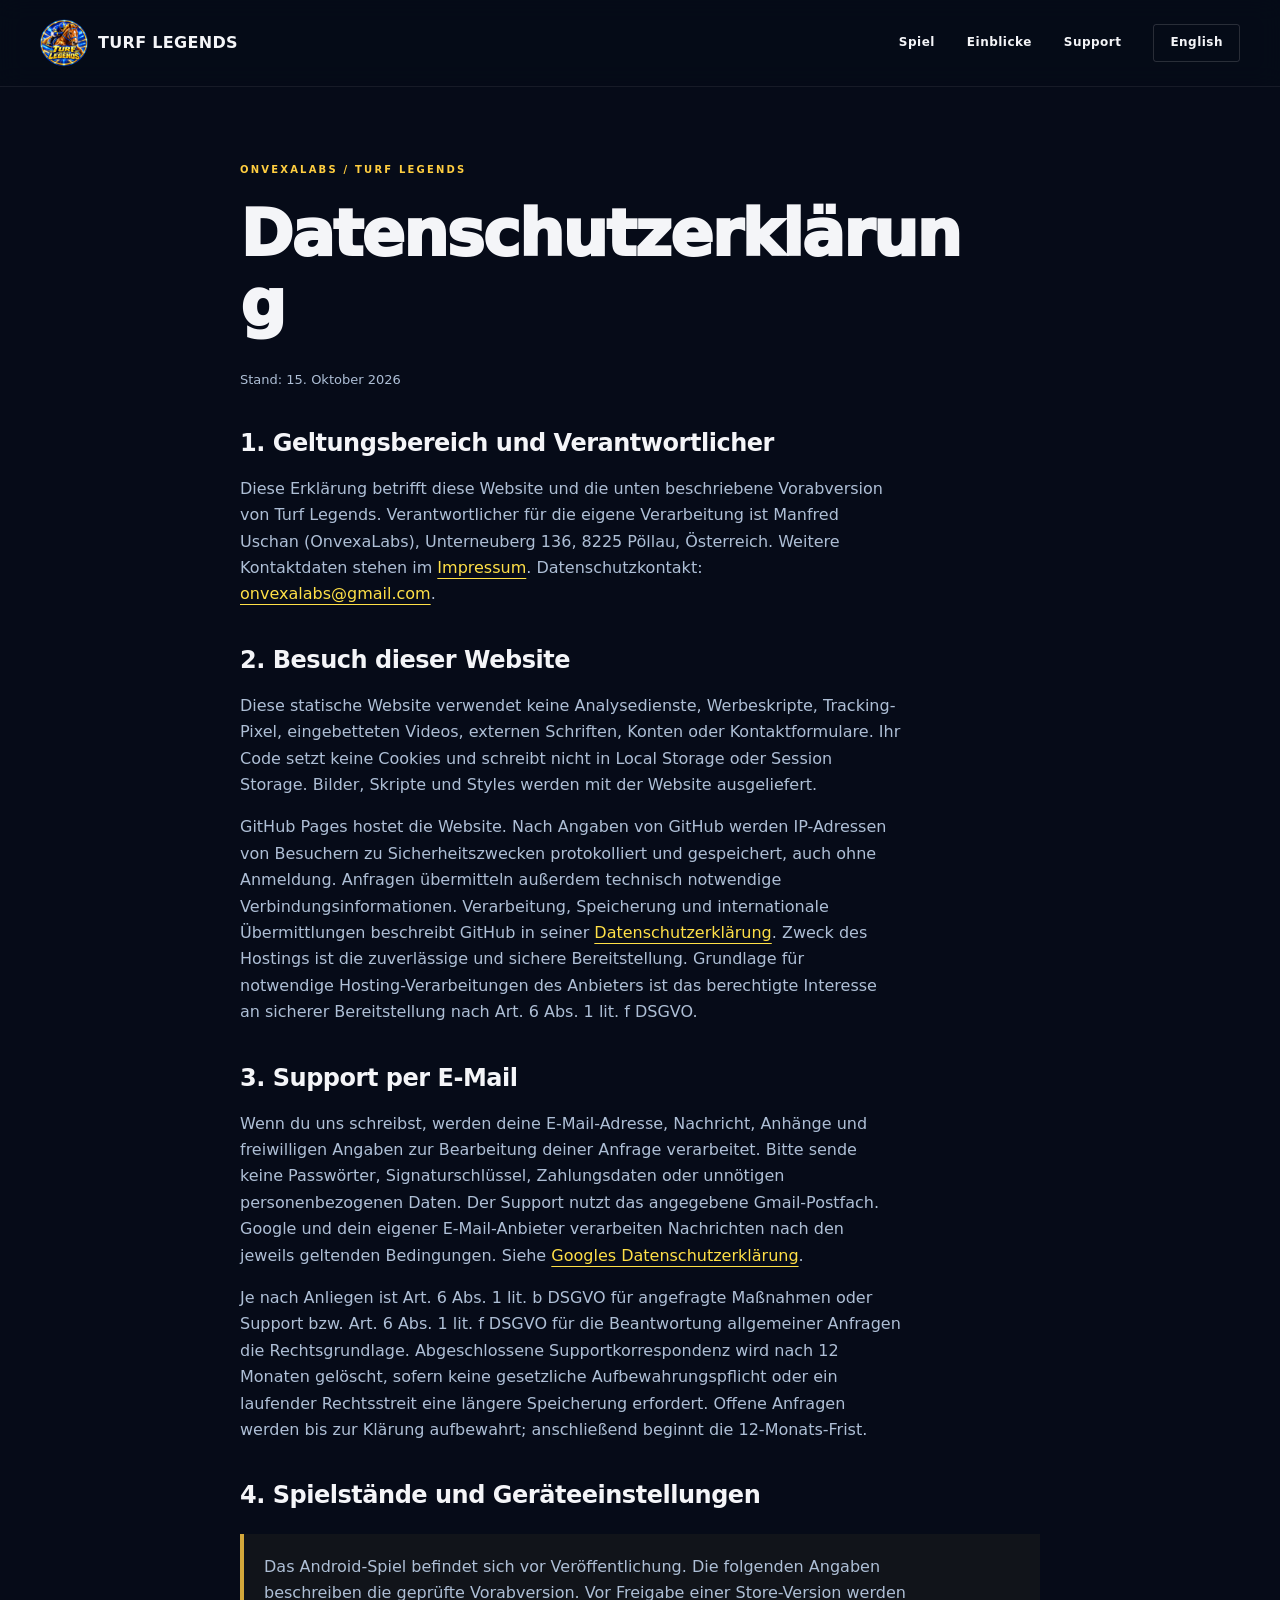
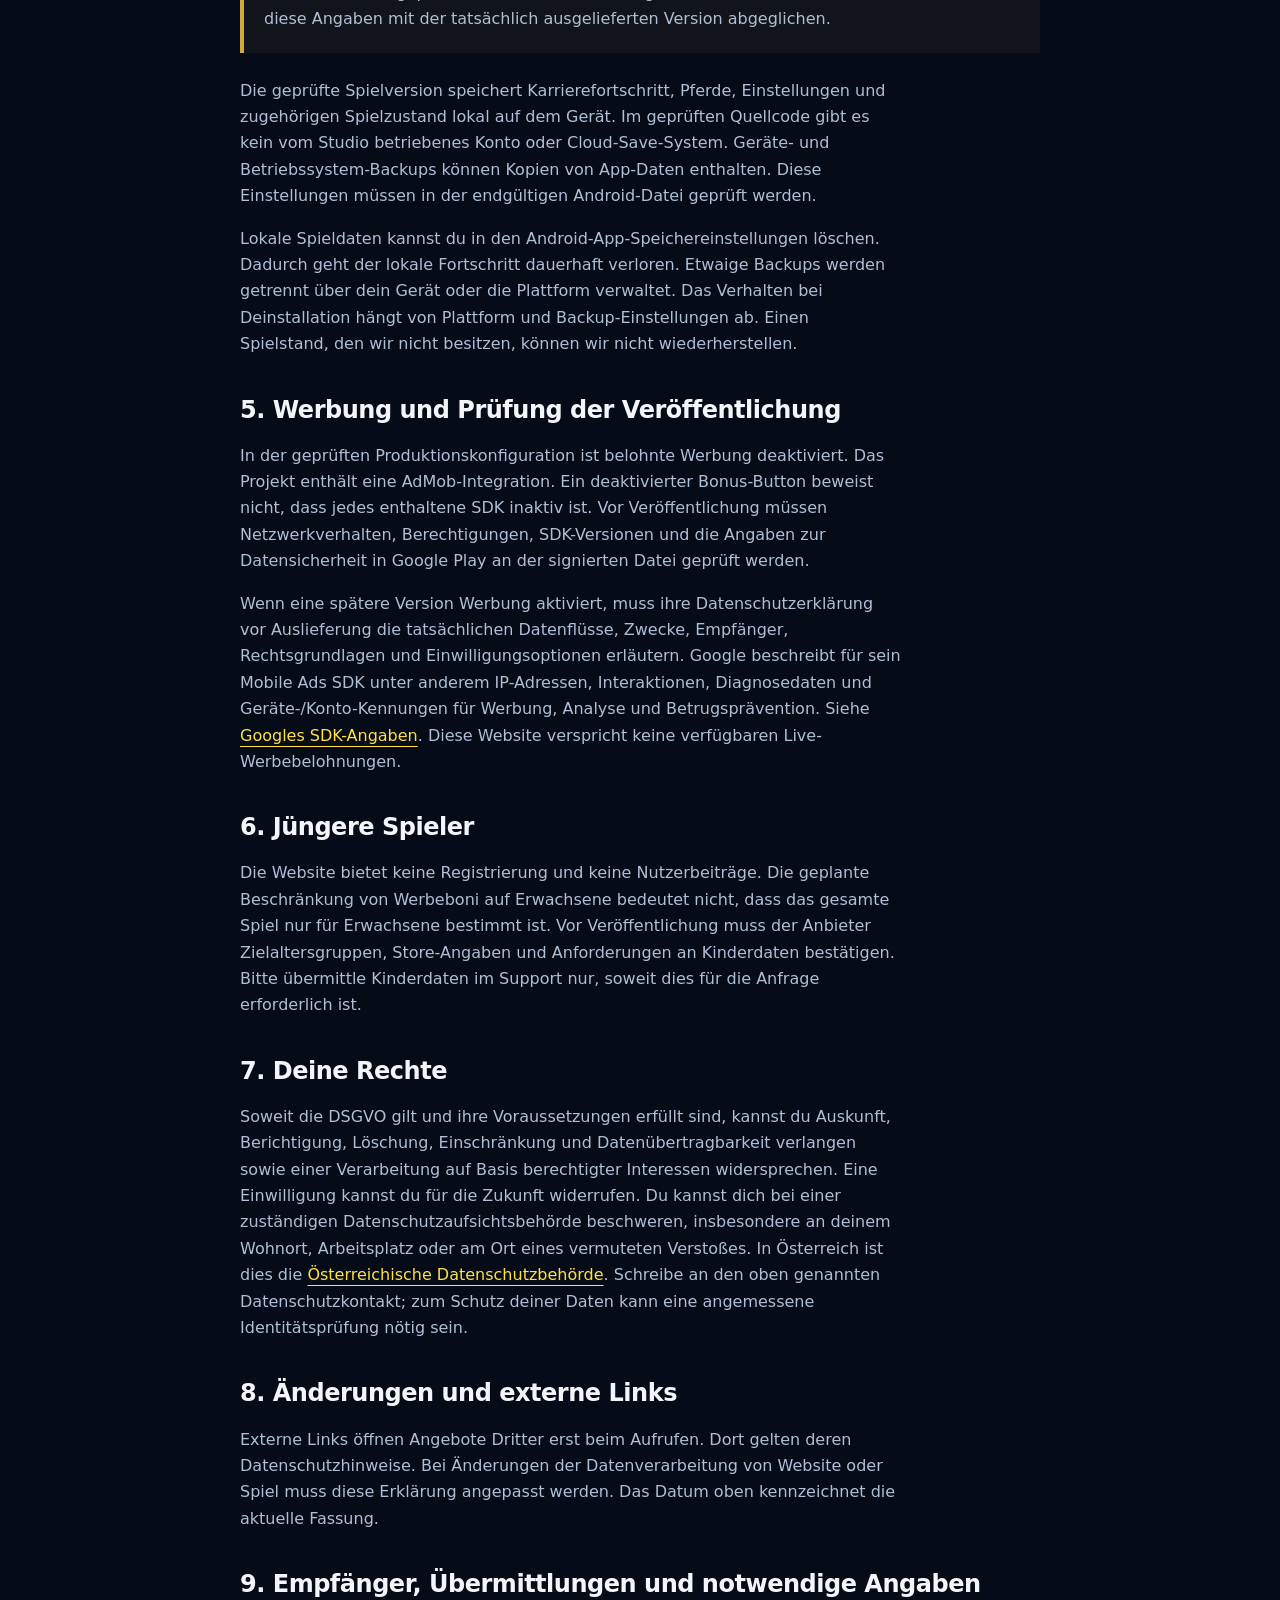
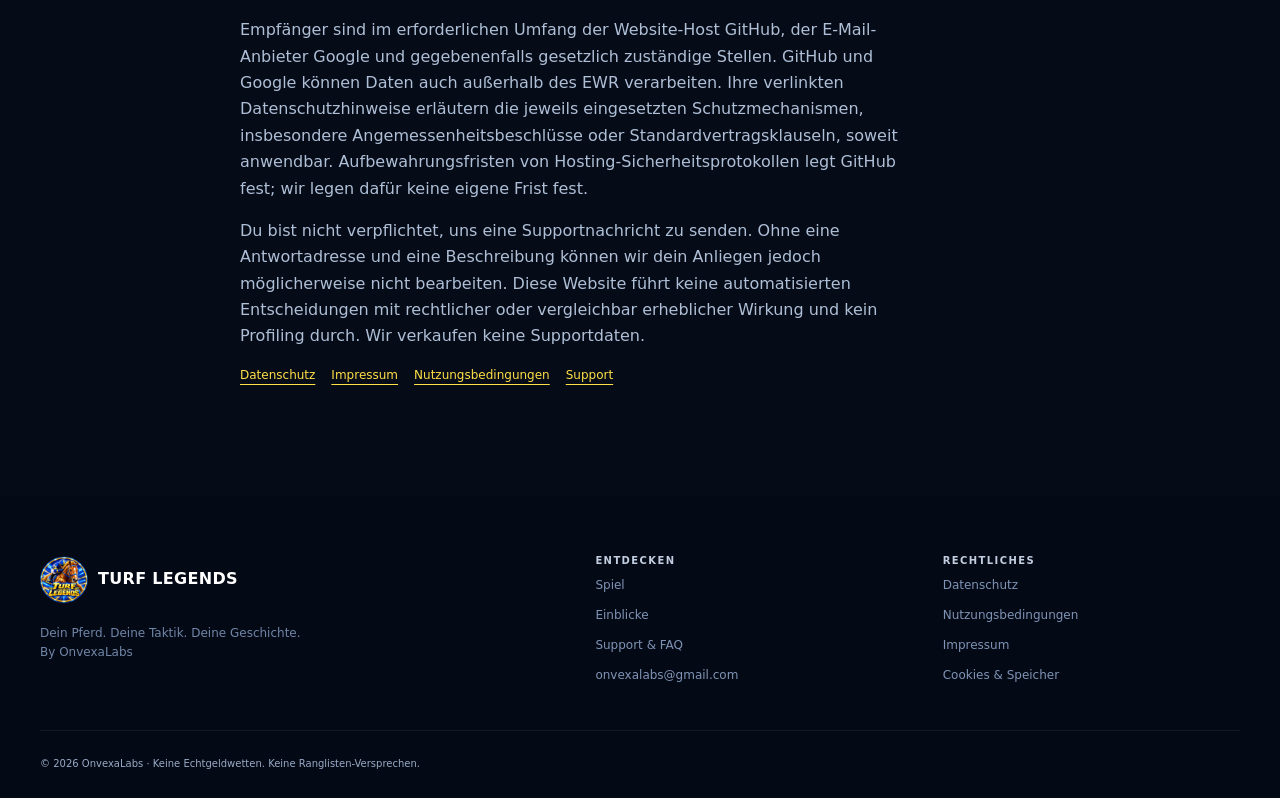
<file: de/privacy.html>
<!doctype html><html lang="de"><head><meta charset="utf-8"><meta name="viewport" content="width=device-width,initial-scale=1"><meta name="theme-color" content="#09142d"><meta name="description" content="Informationen und Support zu Turf Legends von OnvexaLabs."><meta name="referrer" content="strict-origin-when-cross-origin"><title>Datenschutzerklärung · Turf Legends</title><link rel="canonical" href="https://onvexalabs-dev.github.io/turf-legends-page/de/privacy.html"><link rel="alternate" hreflang="en" href="https://onvexalabs-dev.github.io/turf-legends-page/privacy.html"><link rel="alternate" hreflang="de" href="https://onvexalabs-dev.github.io/turf-legends-page/de/privacy.html"><link rel="icon" href="../assets/icon.png"><meta property="og:title" content="Datenschutzerklärung · Turf Legends"><meta property="og:description" content="Informationen und Support zu Turf Legends von OnvexaLabs."><meta property="og:image" content="https://onvexalabs-dev.github.io/turf-legends-page/assets/cover.webp"><meta property="og:url" content="https://onvexalabs-dev.github.io/turf-legends-page/de/privacy.html"><meta property="og:type" content="website"><meta name="twitter:card" content="summary_large_image"><link rel="stylesheet" href="../assets/site.css"><script src="../assets/site.js" defer></script></head><body><a class="skip" href="#main">Zum Inhalt</a><header class="top"><nav class="wrap nav" aria-label="Hauptnavigation"><a class="brand" href="index.html"><img src="../assets/icon.png" width="42" height="42" alt="">TURF LEGENDS</a><div class="links"><a class="desktop" href="index.html#game">Spiel</a><a class="desktop" href="index.html#screenshots">Einblicke</a><a class="support-nav" href="support.html">Support</a><a class="lang" href="../privacy.html" lang="en" hreflang="en">English</a></div></nav></header><main id="main"><div class="wrap"><article class="legal"><span class="eyebrow">ONVEXALABS / TURF LEGENDS</span><h1>Datenschutzerklärung</h1><p class="small">Stand: 15. Oktober 2026</p><h2>1. Geltungsbereich und Verantwortlicher</h2><p>Diese Erklärung betrifft diese Website und die unten beschriebene Vorabversion von Turf Legends. Verantwortlicher für die eigene Verarbeitung ist Manfred Uschan (OnvexaLabs), Unterneuberg 136, 8225 Pöllau, Österreich. Weitere Kontaktdaten stehen im <a href="legal.html">Impressum</a>. Datenschutzkontakt: <a href="mailto:onvexalabs@gmail.com">onvexalabs@gmail.com</a>.</p><h2>2. Besuch dieser Website</h2><p>Diese statische Website verwendet keine Analysedienste, Werbeskripte, Tracking-Pixel, eingebetteten Videos, externen Schriften, Konten oder Kontaktformulare. Ihr Code setzt keine Cookies und schreibt nicht in Local Storage oder Session Storage. Bilder, Skripte und Styles werden mit der Website ausgeliefert.</p><p>GitHub Pages hostet die Website. Nach Angaben von GitHub werden IP-Adressen von Besuchern zu Sicherheitszwecken protokolliert und gespeichert, auch ohne Anmeldung. Anfragen übermitteln außerdem technisch notwendige Verbindungsinformationen. Verarbeitung, Speicherung und internationale Übermittlungen beschreibt GitHub in seiner <a href="https://docs.github.com/en/site-policy/privacy-policies/github-general-privacy-statement">Datenschutzerklärung</a>. Zweck des Hostings ist die zuverlässige und sichere Bereitstellung. Grundlage für notwendige Hosting-Verarbeitungen des Anbieters ist das berechtigte Interesse an sicherer Bereitstellung nach Art. 6 Abs. 1 lit. f DSGVO.</p><h2>3. Support per E-Mail</h2><p>Wenn du uns schreibst, werden deine E-Mail-Adresse, Nachricht, Anhänge und freiwilligen Angaben zur Bearbeitung deiner Anfrage verarbeitet. Bitte sende keine Passwörter, Signaturschlüssel, Zahlungsdaten oder unnötigen personenbezogenen Daten. Der Support nutzt das angegebene Gmail-Postfach. Google und dein eigener E-Mail-Anbieter verarbeiten Nachrichten nach den jeweils geltenden Bedingungen. Siehe <a href="https://policies.google.com/privacy">Googles Datenschutzerklärung</a>.</p><p>Je nach Anliegen ist Art. 6 Abs. 1 lit. b DSGVO für angefragte Maßnahmen oder Support bzw. Art. 6 Abs. 1 lit. f DSGVO für die Beantwortung allgemeiner Anfragen die Rechtsgrundlage. Abgeschlossene Supportkorrespondenz wird nach 12 Monaten gelöscht, sofern keine gesetzliche Aufbewahrungspflicht oder ein laufender Rechtsstreit eine längere Speicherung erfordert. Offene Anfragen werden bis zur Klärung aufbewahrt; anschließend beginnt die 12-Monats-Frist.</p><h2>4. Spielstände und Geräteeinstellungen</h2><aside class="notice"><p>Das Android-Spiel befindet sich vor Veröffentlichung. Die folgenden Angaben beschreiben die geprüfte Vorabversion. Vor Freigabe einer Store-Version werden diese Angaben mit der tatsächlich ausgelieferten Version abgeglichen.</p></aside><p>Die geprüfte Spielversion speichert Karrierefortschritt, Pferde, Einstellungen und zugehörigen Spielzustand lokal auf dem Gerät. Im geprüften Quellcode gibt es kein vom Studio betriebenes Konto oder Cloud-Save-System. Geräte- und Betriebssystem-Backups können Kopien von App-Daten enthalten. Diese Einstellungen müssen in der endgültigen Android-Datei geprüft werden.</p><p>Lokale Spieldaten kannst du in den Android-App-Speichereinstellungen löschen. Dadurch geht der lokale Fortschritt dauerhaft verloren. Etwaige Backups werden getrennt über dein Gerät oder die Plattform verwaltet. Das Verhalten bei Deinstallation hängt von Plattform und Backup-Einstellungen ab. Einen Spielstand, den wir nicht besitzen, können wir nicht wiederherstellen.</p><h2>5. Werbung und Prüfung der Veröffentlichung</h2><p>In der geprüften Produktionskonfiguration ist belohnte Werbung deaktiviert. Das Projekt enthält eine AdMob-Integration. Ein deaktivierter Bonus-Button beweist nicht, dass jedes enthaltene SDK inaktiv ist. Vor Veröffentlichung müssen Netzwerkverhalten, Berechtigungen, SDK-Versionen und die Angaben zur Datensicherheit in Google Play an der signierten Datei geprüft werden.</p><p>Wenn eine spätere Version Werbung aktiviert, muss ihre Datenschutzerklärung vor Auslieferung die tatsächlichen Datenflüsse, Zwecke, Empfänger, Rechtsgrundlagen und Einwilligungsoptionen erläutern. Google beschreibt für sein Mobile Ads SDK unter anderem IP-Adressen, Interaktionen, Diagnosedaten und Geräte-/Konto-Kennungen für Werbung, Analyse und Betrugsprävention. Siehe <a href="https://developers.google.com/admob/android/privacy/play-data-disclosure">Googles SDK-Angaben</a>. Diese Website verspricht keine verfügbaren Live-Werbebelohnungen.</p><h2>6. Jüngere Spieler</h2><p>Die Website bietet keine Registrierung und keine Nutzerbeiträge. Die geplante Beschränkung von Werbeboni auf Erwachsene bedeutet nicht, dass das gesamte Spiel nur für Erwachsene bestimmt ist. Vor Veröffentlichung muss der Anbieter Zielaltersgruppen, Store-Angaben und Anforderungen an Kinderdaten bestätigen. Bitte übermittle Kinderdaten im Support nur, soweit dies für die Anfrage erforderlich ist.</p><h2>7. Deine Rechte</h2><p>Soweit die DSGVO gilt und ihre Voraussetzungen erfüllt sind, kannst du Auskunft, Berichtigung, Löschung, Einschränkung und Datenübertragbarkeit verlangen sowie einer Verarbeitung auf Basis berechtigter Interessen widersprechen. Eine Einwilligung kannst du für die Zukunft widerrufen. Du kannst dich bei einer zuständigen Datenschutzaufsichtsbehörde beschweren, insbesondere an deinem Wohnort, Arbeitsplatz oder am Ort eines vermuteten Verstoßes. In Österreich ist dies die <a href="https://dsb.gv.at/eingabe-an-die-dsb/beschwerde">Österreichische Datenschutzbehörde</a>. Schreibe an den oben genannten Datenschutzkontakt; zum Schutz deiner Daten kann eine angemessene Identitätsprüfung nötig sein.</p><h2>8. Änderungen und externe Links</h2><p>Externe Links öffnen Angebote Dritter erst beim Aufrufen. Dort gelten deren Datenschutzhinweise. Bei Änderungen der Datenverarbeitung von Website oder Spiel muss diese Erklärung angepasst werden. Das Datum oben kennzeichnet die aktuelle Fassung.</p><h2>9. Empfänger, Übermittlungen und notwendige Angaben</h2><p>Empfänger sind im erforderlichen Umfang der Website-Host GitHub, der E-Mail-Anbieter Google und gegebenenfalls gesetzlich zuständige Stellen. GitHub und Google können Daten auch außerhalb des EWR verarbeiten. Ihre verlinkten Datenschutzhinweise erläutern die jeweils eingesetzten Schutzmechanismen, insbesondere Angemessenheitsbeschlüsse oder Standardvertragsklauseln, soweit anwendbar. Aufbewahrungsfristen von Hosting-Sicherheitsprotokollen legt GitHub fest; wir legen dafür keine eigene Frist fest.</p><p>Du bist nicht verpflichtet, uns eine Supportnachricht zu senden. Ohne eine Antwortadresse und eine Beschreibung können wir dein Anliegen jedoch möglicherweise nicht bearbeiten. Diese Website führt keine automatisierten Entscheidungen mit rechtlicher oder vergleichbar erheblicher Wirkung und kein Profiling durch. Wir verkaufen keine Supportdaten.</p><nav class="legal-nav" aria-label="Weitere Seiten"><a href="privacy.html">Datenschutz</a><a href="legal.html">Impressum</a><a href="terms.html">Nutzungsbedingungen</a><a href="support.html">Support</a></nav></article></div></main><footer class="footer"><div class="wrap"><div class="footer-grid"><div><a class="brand" href="index.html"><img src="../assets/icon.png" width="42" height="42" alt="">TURF LEGENDS</a><p class="small">Dein Pferd. Deine Taktik. Deine Geschichte.<br>By OnvexaLabs</p></div><div><h3>ENTDECKEN</h3><a href="index.html#game">Spiel</a><a href="index.html#screenshots">Einblicke</a><a href="support.html">Support & FAQ</a><a href="mailto:onvexalabs@gmail.com">onvexalabs@gmail.com</a></div><div><h3>RECHTLICHES</h3><a href="privacy.html">Datenschutz</a><a href="terms.html">Nutzungsbedingungen</a><a href="legal.html">Impressum</a><a href="cookies.html">Cookies & Speicher</a></div></div><div class="bottom">© 2026 OnvexaLabs · Keine Echtgeldwetten. Keine Ranglisten-Versprechen.</div></div></footer></body></html>
</file>
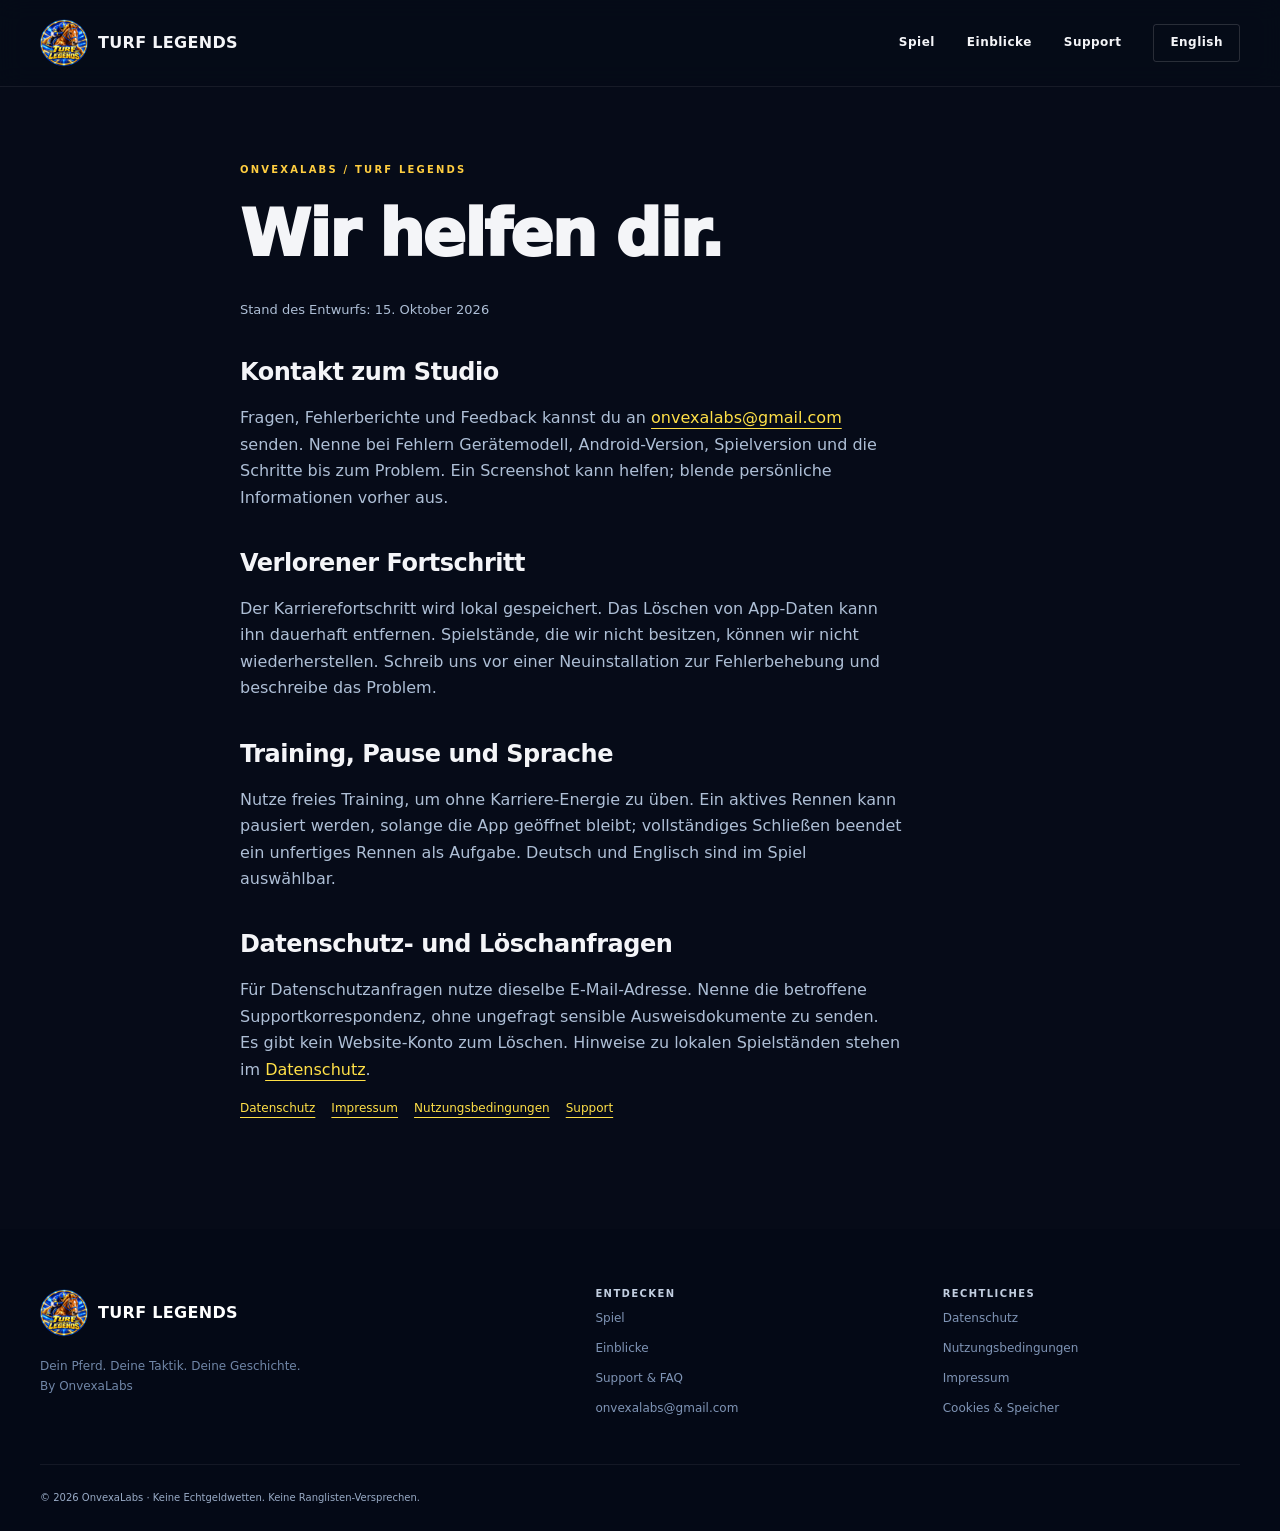
<file: de/support.html>
<!doctype html><html lang="de"><head><meta charset="utf-8"><meta name="viewport" content="width=device-width,initial-scale=1"><meta name="theme-color" content="#09142d"><meta name="description" content="Informationen und Support zu Turf Legends von OnvexaLabs."><meta name="referrer" content="strict-origin-when-cross-origin"><title>Wir helfen dir. · Turf Legends</title><link rel="canonical" href="https://onvexalabs-dev.github.io/turf-legends-page/de/support.html"><link rel="alternate" hreflang="en" href="https://onvexalabs-dev.github.io/turf-legends-page/support.html"><link rel="alternate" hreflang="de" href="https://onvexalabs-dev.github.io/turf-legends-page/de/support.html"><link rel="icon" href="../assets/icon.png"><meta property="og:title" content="Wir helfen dir. · Turf Legends"><meta property="og:description" content="Informationen und Support zu Turf Legends von OnvexaLabs."><meta property="og:image" content="https://onvexalabs-dev.github.io/turf-legends-page/assets/cover.webp"><meta property="og:url" content="https://onvexalabs-dev.github.io/turf-legends-page/de/support.html"><meta property="og:type" content="website"><meta name="twitter:card" content="summary_large_image"><link rel="stylesheet" href="../assets/site.css"><script src="../assets/site.js" defer></script></head><body><a class="skip" href="#main">Zum Inhalt</a><header class="top"><nav class="wrap nav" aria-label="Hauptnavigation"><a class="brand" href="index.html"><img src="../assets/icon.png" width="42" height="42" alt="">TURF LEGENDS</a><div class="links"><a class="desktop" href="index.html#game">Spiel</a><a class="desktop" href="index.html#screenshots">Einblicke</a><a class="support-nav" href="support.html">Support</a><a class="lang" href="../support.html" lang="en" hreflang="en">English</a></div></nav></header><main id="main"><div class="wrap"><article class="legal"><span class="eyebrow">ONVEXALABS / TURF LEGENDS</span><h1>Wir helfen dir.</h1><p class="small">Stand des Entwurfs: 15. Oktober 2026</p><h2>Kontakt zum Studio</h2><p>Fragen, Fehlerberichte und Feedback kannst du an <a href="mailto:onvexalabs@gmail.com">onvexalabs@gmail.com</a> senden. Nenne bei Fehlern Gerätemodell, Android-Version, Spielversion und die Schritte bis zum Problem. Ein Screenshot kann helfen; blende persönliche Informationen vorher aus.</p><h2>Verlorener Fortschritt</h2><p>Der Karrierefortschritt wird lokal gespeichert. Das Löschen von App-Daten kann ihn dauerhaft entfernen. Spielstände, die wir nicht besitzen, können wir nicht wiederherstellen. Schreib uns vor einer Neuinstallation zur Fehlerbehebung und beschreibe das Problem.</p><h2>Training, Pause und Sprache</h2><p>Nutze freies Training, um ohne Karriere-Energie zu üben. Ein aktives Rennen kann pausiert werden, solange die App geöffnet bleibt; vollständiges Schließen beendet ein unfertiges Rennen als Aufgabe. Deutsch und Englisch sind im Spiel auswählbar.</p><h2>Datenschutz- und Löschanfragen</h2><p>Für Datenschutzanfragen nutze dieselbe E-Mail-Adresse. Nenne die betroffene Supportkorrespondenz, ohne ungefragt sensible Ausweisdokumente zu senden. Es gibt kein Website-Konto zum Löschen. Hinweise zu lokalen Spielständen stehen im <a href="privacy.html">Datenschutz</a>.</p><nav class="legal-nav" aria-label="Weitere Seiten"><a href="privacy.html">Datenschutz</a><a href="legal.html">Impressum</a><a href="terms.html">Nutzungsbedingungen</a><a href="support.html">Support</a></nav></article></div></main><footer class="footer"><div class="wrap"><div class="footer-grid"><div><a class="brand" href="index.html"><img src="../assets/icon.png" width="42" height="42" alt="">TURF LEGENDS</a><p class="small">Dein Pferd. Deine Taktik. Deine Geschichte.<br>By OnvexaLabs</p></div><div><h3>ENTDECKEN</h3><a href="index.html#game">Spiel</a><a href="index.html#screenshots">Einblicke</a><a href="support.html">Support & FAQ</a><a href="mailto:onvexalabs@gmail.com">onvexalabs@gmail.com</a></div><div><h3>RECHTLICHES</h3><a href="privacy.html">Datenschutz</a><a href="terms.html">Nutzungsbedingungen</a><a href="legal.html">Impressum</a><a href="cookies.html">Cookies & Speicher</a></div></div><div class="bottom">© 2026 OnvexaLabs · Keine Echtgeldwetten. Keine Ranglisten-Versprechen.</div></div></footer></body></html>
</file>
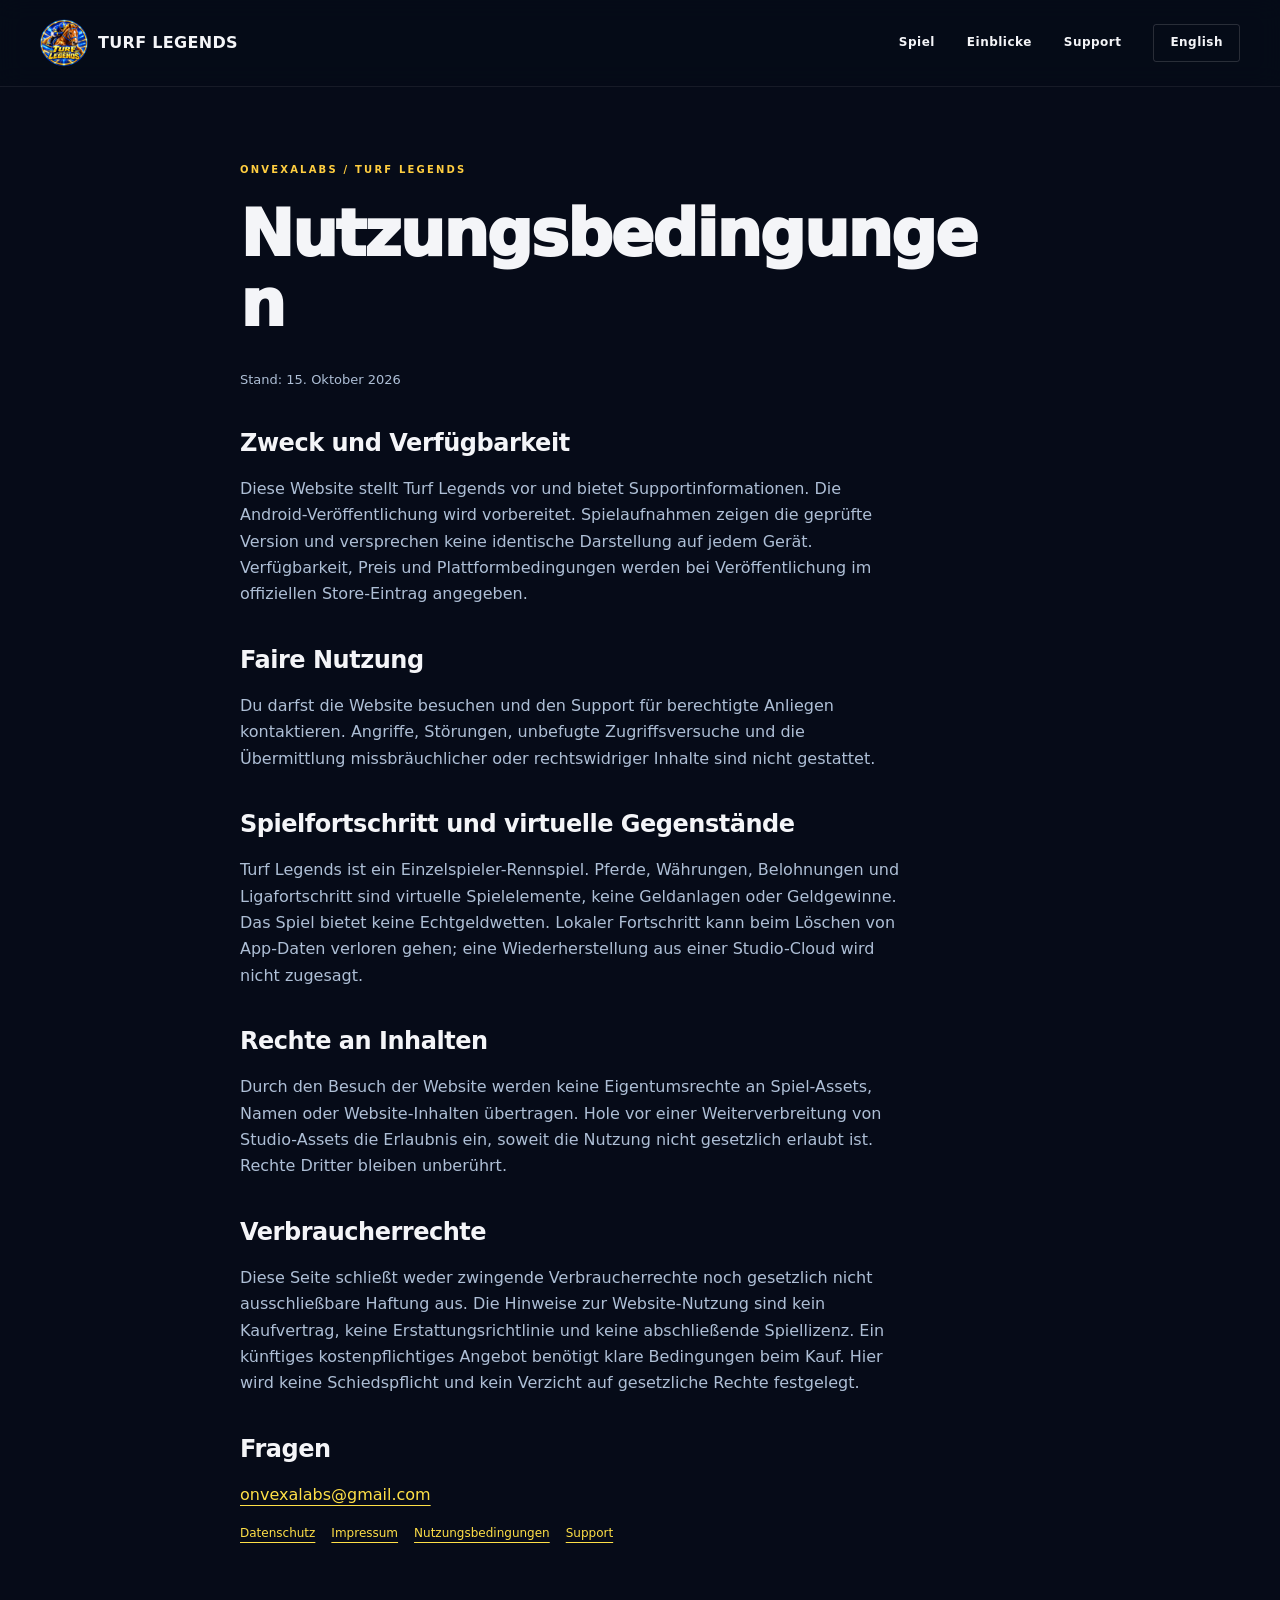
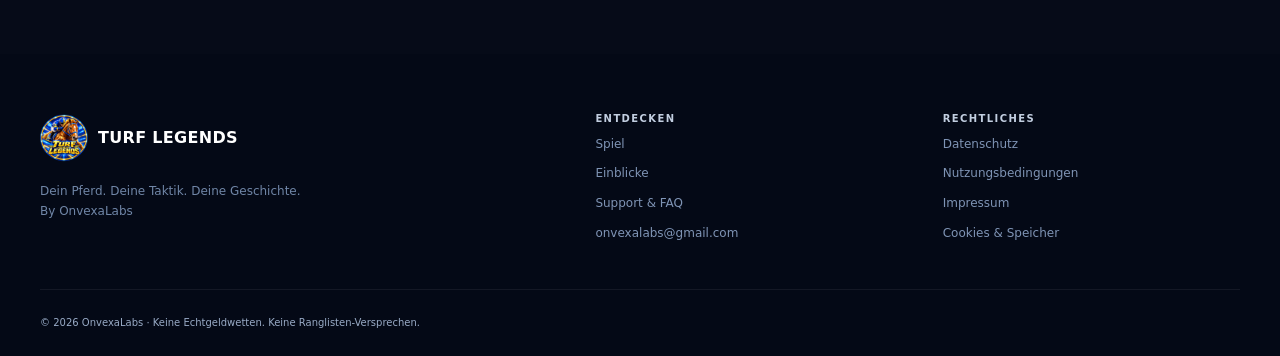
<file: de/terms.html>
<!doctype html><html lang="de"><head><meta charset="utf-8"><meta name="viewport" content="width=device-width,initial-scale=1"><meta name="theme-color" content="#09142d"><meta name="description" content="Informationen und Support zu Turf Legends von OnvexaLabs."><meta name="referrer" content="strict-origin-when-cross-origin"><title>Nutzungsbedingungen · Turf Legends</title><link rel="canonical" href="https://onvexalabs-dev.github.io/turf-legends-page/de/terms.html"><link rel="alternate" hreflang="en" href="https://onvexalabs-dev.github.io/turf-legends-page/terms.html"><link rel="alternate" hreflang="de" href="https://onvexalabs-dev.github.io/turf-legends-page/de/terms.html"><link rel="icon" href="../assets/icon.png"><meta property="og:title" content="Nutzungsbedingungen · Turf Legends"><meta property="og:description" content="Informationen und Support zu Turf Legends von OnvexaLabs."><meta property="og:image" content="https://onvexalabs-dev.github.io/turf-legends-page/assets/cover.webp"><meta property="og:url" content="https://onvexalabs-dev.github.io/turf-legends-page/de/terms.html"><meta property="og:type" content="website"><meta name="twitter:card" content="summary_large_image"><link rel="stylesheet" href="../assets/site.css"><script src="../assets/site.js" defer></script></head><body><a class="skip" href="#main">Zum Inhalt</a><header class="top"><nav class="wrap nav" aria-label="Hauptnavigation"><a class="brand" href="index.html"><img src="../assets/icon.png" width="42" height="42" alt="">TURF LEGENDS</a><div class="links"><a class="desktop" href="index.html#game">Spiel</a><a class="desktop" href="index.html#screenshots">Einblicke</a><a class="support-nav" href="support.html">Support</a><a class="lang" href="../terms.html" lang="en" hreflang="en">English</a></div></nav></header><main id="main"><div class="wrap"><article class="legal"><span class="eyebrow">ONVEXALABS / TURF LEGENDS</span><h1>Nutzungsbedingungen</h1><p class="small">Stand: 15. Oktober 2026</p><h2>Zweck und Verfügbarkeit</h2><p>Diese Website stellt Turf Legends vor und bietet Supportinformationen. Die Android-Veröffentlichung wird vorbereitet. Spielaufnahmen zeigen die geprüfte Version und versprechen keine identische Darstellung auf jedem Gerät. Verfügbarkeit, Preis und Plattformbedingungen werden bei Veröffentlichung im offiziellen Store-Eintrag angegeben.</p><h2>Faire Nutzung</h2><p>Du darfst die Website besuchen und den Support für berechtigte Anliegen kontaktieren. Angriffe, Störungen, unbefugte Zugriffsversuche und die Übermittlung missbräuchlicher oder rechtswidriger Inhalte sind nicht gestattet.</p><h2>Spielfortschritt und virtuelle Gegenstände</h2><p>Turf Legends ist ein Einzelspieler-Rennspiel. Pferde, Währungen, Belohnungen und Ligafortschritt sind virtuelle Spielelemente, keine Geldanlagen oder Geldgewinne. Das Spiel bietet keine Echtgeldwetten. Lokaler Fortschritt kann beim Löschen von App-Daten verloren gehen; eine Wiederherstellung aus einer Studio-Cloud wird nicht zugesagt.</p><h2>Rechte an Inhalten</h2><p>Durch den Besuch der Website werden keine Eigentumsrechte an Spiel-Assets, Namen oder Website-Inhalten übertragen. Hole vor einer Weiterverbreitung von Studio-Assets die Erlaubnis ein, soweit die Nutzung nicht gesetzlich erlaubt ist. Rechte Dritter bleiben unberührt.</p><h2>Verbraucherrechte</h2><p>Diese Seite schließt weder zwingende Verbraucherrechte noch gesetzlich nicht ausschließbare Haftung aus. Die Hinweise zur Website-Nutzung sind kein Kaufvertrag, keine Erstattungsrichtlinie und keine abschließende Spiellizenz. Ein künftiges kostenpflichtiges Angebot benötigt klare Bedingungen beim Kauf. Hier wird keine Schiedspflicht und kein Verzicht auf gesetzliche Rechte festgelegt.</p><h2>Fragen</h2><p><a href="mailto:onvexalabs@gmail.com">onvexalabs@gmail.com</a></p><nav class="legal-nav" aria-label="Weitere Seiten"><a href="privacy.html">Datenschutz</a><a href="legal.html">Impressum</a><a href="terms.html">Nutzungsbedingungen</a><a href="support.html">Support</a></nav></article></div></main><footer class="footer"><div class="wrap"><div class="footer-grid"><div><a class="brand" href="index.html"><img src="../assets/icon.png" width="42" height="42" alt="">TURF LEGENDS</a><p class="small">Dein Pferd. Deine Taktik. Deine Geschichte.<br>By OnvexaLabs</p></div><div><h3>ENTDECKEN</h3><a href="index.html#game">Spiel</a><a href="index.html#screenshots">Einblicke</a><a href="support.html">Support & FAQ</a><a href="mailto:onvexalabs@gmail.com">onvexalabs@gmail.com</a></div><div><h3>RECHTLICHES</h3><a href="privacy.html">Datenschutz</a><a href="terms.html">Nutzungsbedingungen</a><a href="legal.html">Impressum</a><a href="cookies.html">Cookies & Speicher</a></div></div><div class="bottom">© 2026 OnvexaLabs · Keine Echtgeldwetten. Keine Ranglisten-Versprechen.</div></div></footer></body></html>
</file>
<file: assets/site.css>
@charset "UTF-8";
:root{--ink:#09142d;--navy:#10234b;--blue:#1457ed;--yellow:#ffe047;--paper:#f5f1e7;--muted:#aebed9}*{box-sizing:border-box}html{scroll-behavior:smooth;scroll-padding-top:100px}body{margin:0;background:var(--ink);color:var(--paper);font:17px/1.65 system-ui,-apple-system,Segoe UI,sans-serif}a{color:inherit;text-underline-offset:5px}button,a,input{touch-action:manipulation}button{font:inherit}a:focus-visible,button:focus-visible,summary:focus-visible{outline:3px solid var(--yellow);outline-offset:5px}img{display:block;max-width:100%;height:auto}h1,h2,h3,p{margin-top:0}h1,h2,h3{line-height:1.06;letter-spacing:-.045em}h1{font-size:clamp(3.8rem,8vw,7.4rem);font-weight:950;max-width:760px;margin-bottom:30px}h2{font-size:clamp(2.4rem,5vw,4.5rem);font-weight:900}h3{font-size:1.6rem}p{max-width:65ch}.wrap{width:min(1240px,calc(100% - 64px));margin:auto}.skip{position:fixed;top:-100px;left:20px;z-index:99;background:var(--yellow);color:var(--ink);padding:12px}.skip:focus{top:12px}.top{position:sticky;top:0;z-index:10;background:#09142df5;border-bottom:1px solid #ffffff24;backdrop-filter:blur(12px)}.nav{min-height:84px;display:flex;align-items:center;justify-content:space-between;gap:24px}.brand{display:flex;align-items:center;gap:10px;text-decoration:none;font-size:19px;font-weight:900;letter-spacing:-.03em;white-space:nowrap}.brand img{width:42px;height:42px;border-radius:8px}.links{display:flex;gap:26px;align-items:center;font-size:14px;font-weight:700}.links a{text-decoration:none}.links a:hover{color:var(--yellow)}.lang{border:1px solid #ffffff45;border-radius:100px;padding:7px 14px}.eyebrow{text-transform:uppercase;letter-spacing:.18em;font-size:12px;font-weight:800;color:var(--yellow);display:block;margin-bottom:20px}.hero{position:relative;min-height:740px;display:flex;align-items:center;overflow:hidden;border-bottom:7px solid var(--yellow)}.hero-art{position:absolute;inset:0;width:100%;height:100%;object-fit:cover;object-position:68% center}.hero:after{content:"";position:absolute;inset:0;background:linear-gradient(90deg,#06102cf5 0%,#07142ce6 25%,#07142c50 65%,#07142c05),linear-gradient(0deg,#07142c90,transparent 40%)}.hero .wrap{position:relative;z-index:1;padding-block:90px}.hero p{max-width:440px;font-size:19px;color:#e0e9fa}.hero em{color:var(--yellow);font-style:normal}.actions{display:flex;flex-wrap:wrap;gap:12px;margin:28px 0 20px}.button{display:inline-flex;align-items:center;justify-content:center;gap:20px;min-height:52px;padding:13px 23px;font-weight:800;text-decoration:none;border:1px solid transparent;border-radius:5px;background:var(--yellow);color:var(--ink)}.button.secondary{background:#112346bd;border-color:#ffffff55;color:white}.button:hover{transform:translateY(-2px)}.small{font-size:13px;color:var(--muted)}.ticker{background:var(--yellow);color:var(--ink);padding:18px 0;font-size:12px;letter-spacing:.14em;font-weight:900}.ticker .wrap{display:flex;flex-wrap:wrap;justify-content:space-between;gap:12px}.section{padding:110px 0}.intro{display:grid;grid-template-columns:1.2fr 1fr;gap:100px;align-items:start}.intro p{color:var(--muted);padding-top:35px}.light{background:var(--paper);color:var(--ink)}.light .eyebrow{color:#184fc4}.light .small{color:#4d5c71}.section-head{display:flex;gap:30px;justify-content:space-between;align-items:end;margin-bottom:45px}.section-head h2{margin-bottom:0}.section-head p{max-width:330px;margin:0;color:#aebed9}.gallery{display:grid;grid-template-columns:1.45fr 1fr;gap:24px;align-items:start}.gallery figure{margin:0}.gallery figure:first-child{grid-row:span 2}.shot{width:100%;border:1px solid #ffffff36;background:transparent;padding:0;cursor:zoom-in;overflow:hidden;border-radius:8px}.shot img{transition:transform .3s}.shot:hover img{transform:scale(1.025)}figcaption{font-size:13px;color:var(--muted);padding-top:12px}.feature-row{display:grid;grid-template-columns:1fr 1.1fr;gap:80px;align-items:center;padding:50px 0;border-top:1px solid #10234b25}.feature-row:nth-child(even) .feature-image{order:-1}.feature-row h3{font-size:clamp(2rem,3vw,3rem)}.feature-row img{border:6px solid var(--ink);border-radius:8px;box-shadow:15px 15px 0 #1457ed}.number{display:inline-block;font-size:12px;font-weight:800;letter-spacing:.1em;margin-bottom:20px;color:#1652c9}.feature-row p{color:#48566b}.pill{display:inline-block;border:1px solid #10234b33;border-radius:30px;padding:5px 12px;margin:4px 4px 0 0;font-size:12px;font-weight:700}.journey{display:grid;grid-template-columns:repeat(3,1fr);gap:30px}.journey article{border-top:3px solid var(--yellow);padding-top:25px}.journey b{color:var(--yellow);font-size:40px}.journey h3{margin-top:20px}.journey p{color:var(--muted);font-size:15px}.faq-grid{display:grid;grid-template-columns:1fr 1.2fr;gap:80px}details{border-bottom:1px solid #10234b30;padding:22px 0}summary{font-size:19px;font-weight:750;cursor:pointer}details p{margin:18px 0 0;color:#46566e}.cta{background:var(--blue);padding:85px 0}.cta .wrap{display:grid;grid-template-columns:1.4fr 1fr;gap:80px;align-items:center}.cta h2{margin-bottom:20px}.cta p{color:#e0eaff}.footer{padding:55px 0 28px}.footer-grid{display:grid;grid-template-columns:1.3fr 1fr 1fr;gap:50px}.footer h3{font-size:14px;letter-spacing:.03em}.footer a{display:block;font-size:14px;margin-bottom:10px;color:#c2cfe2;text-decoration:none}.footer .brand{color:white;font-size:19px;display:flex}.footer .small{margin-top:20px}.bottom{border-top:1px solid #ffffff20;margin-top:35px;padding-top:25px;font-size:12px;color:var(--muted)}.legal{max-width:800px;margin:auto;padding:75px 0 110px}.legal h1{font-size:clamp(2.7rem,6vw,4.6rem)}.legal h2{font-size:25px;margin-top:40px;letter-spacing:-.02em}.legal p,.legal li{color:#c5d1e5}.legal a{color:#ffe047}.notice{padding:20px;border-left:4px solid var(--yellow);background:#ffe04712;margin:25px 0}.notice p{margin:0}.legal ul{padding-left:24px}dialog{border:1px solid #6780aa;padding:16px;background:var(--ink);color:white;max-width:min(1200px,95vw);max-height:94vh;border-radius:8px}dialog::backdrop{background:#000c}dialog img{max-height:78vh;margin:auto}dialog button{float:right;border:1px solid #ffffff60;background:var(--ink);color:white;padding:8px 18px;margin-bottom:10px;cursor:pointer}body:has(dialog[open]){overflow:hidden}.legal-nav{display:flex;flex-wrap:wrap;gap:16px;font-size:13px}.availability{font-size:13px;border:1px solid #ffffff50;padding:8px 14px;border-radius:100px;display:inline-block;margin-bottom:20px}
@media(max-width:850px){.wrap{width:calc(100% - 36px)}.links{gap:15px}.links .desktop{display:none}.hero{min-height:690px}.hero-art{object-position:65%}.hero:after{background:linear-gradient(90deg,#06102cf0,#07142c85),linear-gradient(0deg,#07142ce0,transparent)}h1{font-size:clamp(3.4rem,12vw,5.7rem)}.section{padding:70px 0}.intro,.faq-grid,.cta .wrap{grid-template-columns:1fr;gap:24px}.intro p{padding:0}.feature-row{gap:35px}.journey{gap:20px}.section-head{display:block}.section-head p{margin-top:20px}.footer-grid{gap:25px}.hero p{font-size:17px}}@media(max-width:580px){.nav{min-height:72px;gap:10px}.brand{font-size:16px}.brand img{width:34px;height:34px}.links{gap:10px;font-size:12px}.links .support-nav{display:none}.hero .wrap{padding-block:70px}.gallery,.feature-row,.journey,.footer-grid{grid-template-columns:1fr}.gallery figure:first-child{grid-row:auto}.feature-row:nth-child(even) .feature-image{order:0}.feature-row{gap:30px;padding:35px 0}.feature-row img{box-shadow:7px 7px 0 #1457ed}.journey{gap:35px}.ticker .wrap{justify-content:center;font-size:10px;gap:16px}.legal{padding-top:45px}.cta{padding:60px 0}.footer-grid{gap:30px}.hero{min-height:650px}.hero h1{font-size:3.6rem}.hero p{max-width:30ch}}@media(prefers-reduced-motion:reduce){html{scroll-behavior:auto}*,*:before,*:after{transition:none!important;animation:none!important}}

.hero-horse{position:absolute;z-index:1;right:2%;bottom:35px;width:min(52vw,690px);aspect-ratio:1;background:url(horses.webp) 0 100%/200% 200% no-repeat;filter:drop-shadow(0 25px 20px #06102c60);pointer-events:none}.hero .wrap{z-index:2}.hero h1{max-width:650px}.hero p{max-width:410px}@media(max-width:1100px) and (min-width:851px){.hero-horse{right:-7%;width:58vw;opacity:.85}.hero h1{font-size:5.5rem;max-width:580px}}@media(max-width:850px){.hero-horse{width:430px;right:-130px;bottom:15px;opacity:.35}}@media(max-width:580px){.hero-horse{width:360px;right:-110px;bottom:15px;opacity:.27}.hero h1{font-size:clamp(2.8rem,12vw,3.6rem)}}

@media(min-width:851px){.hero h1{font-size:clamp(4rem,6vw,6rem);max-width:700px}.hero{min-height:740px}.hero-horse{width:min(50vw,650px)}}
.legal h1,.legal h2,.legal p,.legal a{overflow-wrap:anywhere;hyphens:auto}.feature-row>*{min-width:0}
/* Night-race redesign: responsive, self-hosted and motion-optional. */
:root{--ink:#060b18;--navy:#0d1930;--blue:#2365ff;--yellow:#ffce40;--paper:#f4f5f8;--muted:#99abc6}body{background:var(--ink);font-size:16px}.wrap{width:min(1280px,calc(100% - 80px))}.top{background:#060b18e8;border-bottom:1px solid #ffffff12}.nav{min-height:86px}.brand{letter-spacing:.02em;font-size:16px}.brand img{width:48px;height:48px;border-radius:0}.links{font-size:12px;letter-spacing:.04em;gap:32px}.lang{border-color:#ffffff25;border-radius:3px;padding:8px 16px}.eyebrow{font-size:10px;letter-spacing:.22em;display:flex;align-items:center;gap:10px;font-weight:800}.live-dot{display:inline-block;width:6px;height:6px;background:var(--yellow);border-radius:50%;box-shadow:0 0 18px #ffcf40}.hero{min-height:800px;isolation:isolate;border-bottom:0;overflow:hidden;align-items:stretch}.hero-art{opacity:.32;object-position:center;filter:saturate(.65)}.hero:after{z-index:0;background:linear-gradient(90deg,#060b18 0%,#060b18e8 28%,#060b1820 75%),linear-gradient(0deg,#060b18 0%,transparent 50%,#060b1850)}.hero-grid{position:absolute;inset:0;z-index:1;opacity:.08;background-image:linear-gradient(#8faeff 1px,transparent 1px),linear-gradient(90deg,#8faeff 1px,transparent 1px);background-size:85px 85px;mask-image:linear-gradient(90deg,transparent,#000)}.hero-orbit{position:absolute;z-index:1;right:-4%;top:4%;height:760px;aspect-ratio:1;border:1px solid #3a83ff55;border-radius:50%;box-shadow:0 0 120px #1652ff15,inset 0 0 100px #1652ff20}.hero-orbit:after{content:"";position:absolute;inset:12%;border:1px dashed #ffd44844;border-radius:50%}.hero .hero-content{padding:75px 0 95px;position:relative;z-index:3;display:flex;align-items:center;justify-content:space-between}.hero-copy{max-width:620px}.hero h1{font-family:Impact,'Arial Narrow',system-ui,sans-serif;font-size:clamp(82px,8.5vw,130px);font-weight:900;font-style:italic;line-height:.91;letter-spacing:-.035em;max-width:none;margin:30px 0;text-transform:uppercase}.hero h1 em{color:var(--yellow);text-shadow:0 5px 0 #855016,0 15px 45px #ffb30025}.hero p{font-size:17px;line-height:1.7;color:#b8c7df;max-width:430px}.hero-horse{z-index:2;width:min(65vw,850px);right:-5%;bottom:60px;opacity:1;filter:drop-shadow(-12px 0 35px #1a69ff55) drop-shadow(0 35px 20px #0008)}.hero-tag{align-self:end;margin-bottom:55px;position:relative;padding:18px 22px;border-left:2px solid var(--yellow);background:linear-gradient(90deg,#061020d9,#06102080);min-width:220px;backdrop-filter:blur(12px)}.hero-tag>span{font-size:9px;letter-spacing:.14em;color:#b0c2e0}.hero-tag strong{display:block;font-size:24px;line-height:1.15;margin:10px 0 14px;font-weight:800}.hero-tag .tag-line{font-size:8px;color:var(--yellow)}.hero-bottom{position:absolute;z-index:4;bottom:0;width:100%;padding:18px 40px;border-top:1px solid #ffffff15;display:flex;justify-content:space-between;align-items:center;font-size:9px;letter-spacing:.22em;color:#8297b9}.hero-bottom a{text-decoration:none;font-size:22px;color:var(--yellow)}.actions{gap:24px;align-items:center;margin:30px 0}.button{border-radius:2px;min-height:56px;padding:15px 22px;font-size:12px;letter-spacing:.07em;box-shadow:0 4px 0 #98721c;transition:transform .2s,box-shadow .2s}.button span{font-size:24px;margin-left:14px}.button:hover{box-shadow:0 7px 24px #ffce4030}.text-link{font-size:12px;font-weight:650;color:#d0def0;text-decoration:none}.hero-platform{display:flex;align-items:center;gap:12px;font-size:10px;color:#8d9fbc;margin-top:30px}.hero-platform strong{display:block;font-size:10px;letter-spacing:.13em;color:#d5dfed}.hero-platform span{font-size:10px}.hero-platform .platform-symbol{font-size:30px;color:#97b2d4}.platform-language{border-left:1px solid #ffffff20;padding-left:18px;margin-left:14px;letter-spacing:.2em}.ticker{background:#0c1425;color:#8096b5;border-block:1px solid #ffffff10;padding:24px 0;font-size:10px}.ticker .wrap{justify-content:space-around}.section{padding:110px 0}h2{font-family:Impact,'Arial Narrow',system-ui,sans-serif;font-size:clamp(38px,5vw,66px);font-weight:900;letter-spacing:.005em;line-height:1.05}h2 em{font-style:normal;color:var(--yellow)}.intro{gap:80px;grid-template-columns:1.35fr 1fr;align-items:center;margin-bottom:45px}.intro p{padding:0;font-size:16px}.journey{gap:0;border:1px solid #ffffff12;background:linear-gradient(120deg,#15223a88,#080f1c)}.journey article{padding:30px;border-top:0;border-right:1px solid #ffffff12;position:relative}.journey article:last-child{border-right:0}.journey b{font-family:Impact,system-ui;font-size:47px;font-weight:500;color:#385073}.journey h3{font-size:20px;letter-spacing:-.03em;margin-top:28px}.journey p{font-size:14px;margin-bottom:0}.stable-section{position:relative;background:radial-gradient(ellipse at 10% 30%,#14326960,transparent 50%),#0a1324;border-block:1px solid #ffffff10}.feature-row{padding:65px 0;border-color:#ffffff14;gap:100px}.feature-row:first-of-type{margin-top:50px}.feature-row h3{font-size:clamp(30px,3vw,44px);letter-spacing:-.04em}.feature-row p{color:#9cacc5;font-size:15px}.number{color:var(--yellow);font-size:10px;letter-spacing:.18em}.pill{border-color:#ffffff20;color:#a8bedb;font-size:10px;background:#102448}.feature-image{position:relative;transform:perspective(1200px) rotateY(-5deg);transition:transform .3s}.feature-row:nth-child(even) .feature-image{transform:perspective(1200px) rotateY(5deg)}.feature-image:hover,.feature-row:nth-child(even) .feature-image:hover{transform:perspective(1200px) rotateY(0)}.feature-image:before{content:"";position:absolute;inset:-14px 20px 35px -14px;border:1px solid #5274a944;z-index:0;pointer-events:none}.feature-row img{border:0;border-radius:3px;box-shadow:none}.feature-image .shot{border-color:#5687d966;box-shadow:0 24px 55px #0008;border-radius:4px}.feature-image figcaption{font-size:11px;color:#778fb3}.arena-section{background:radial-gradient(ellipse at 50% 60%,#164cb833,transparent 65%)}.section-head{margin-bottom:40px}.section-head p{font-size:14px;max-width:310px}.arena-tabs{display:flex;gap:6px;margin-bottom:20px;flex-wrap:wrap}.arena-tab{display:flex;align-items:center;gap:14px;padding:15px 24px;border:1px solid #ffffff18;background:#101c30;color:#94a8c6;font-size:12px;cursor:pointer;flex:1;justify-content:center;transition:background .2s}.arena-tab span{font-size:9px;color:#6781a8}.arena-tab[aria-selected=true]{background:var(--yellow);color:#0b1427;border-color:var(--yellow);font-weight:800}.arena-tab[aria-selected=true] span{color:#654c13}.arena-frame{border:1px solid #42639c66;border-radius:8px;overflow:hidden;background:#0b1528;box-shadow:0 25px 120px #0f46b220}.window-bar{display:flex;align-items:center;gap:10px;padding:14px 20px;font-size:9px;font-weight:750;letter-spacing:.12em;color:#bacbe5}.window-status{margin-left:auto;font-size:8px;color:#627fa9}.arena-shot{display:block;border:0;border-radius:0}.arena-shot img{width:100%}.arena-caption{display:flex;justify-content:space-between;padding:18px 22px;font-size:13px;color:#afc2df}.capture-note{margin:16px 0 0;text-align:center;font-size:10px;max-width:none;color:#7c92b4}.light{background:#0d1729;color:var(--paper);border-block:1px solid #ffffff12}.light .eyebrow{color:var(--yellow)}.faq-grid{gap:100px}.faq-grid h2{font-size:60px}.faq-grid>div>p{color:#8fa3c1;font-size:14px}details{border-color:#ffffff14;padding:23px 0}summary{font-size:16px;letter-spacing:-.015em;list-style:none;padding-right:30px;position:relative}summary:after{content:"+";position:absolute;right:3px;color:var(--yellow);font-size:22px;top:-5px}details[open] summary:after{content:"−"}summary::-webkit-details-marker{display:none}details p{font-size:14px;color:#9eafc8}.cta{position:relative;overflow:hidden;background:radial-gradient(ellipse at 15% 50%,#2354b455,transparent 50%),linear-gradient(130deg,#101e39,#070d1a);padding:85px 0}.cta .wrap{grid-template-columns:230px 1fr 230px;gap:45px}.cta-icon{width:230px;filter:drop-shadow(0 0 35px #2e78ff60);transform:rotate(-8deg)}.cta h2{font-size:42px}.cta p{font-size:14px;color:#9bafcd}.cta .eyebrow{font-size:9px}.availability{font-size:10px;padding:7px 12px;border-color:#4a658d;border-radius:3px}.footer{background:#040916;padding:60px 0 25px}.footer-grid{grid-template-columns:1.7fr 1fr 1fr}.footer a{font-size:12px;color:#7f94b5}.footer a:hover{color:var(--yellow)}.footer h3{font-size:10px;letter-spacing:.14em;color:#c2cee0}.footer .brand{font-size:16px}.footer .small{font-size:12px;color:#7086a7}.bottom{font-size:10px;border-color:#ffffff10}.legal h1{font-size:clamp(36px,6vw,64px);line-height:1.1;letter-spacing:-.03em;font-family:system-ui}.legal h2{font-family:system-ui;font-size:24px;letter-spacing:-.02em}.legal p,.legal li{color:#aebfd6}.notice{background:#ffce400b;border-color:#d3a83b}.legal-nav a{font-size:12px}.shot:focus-visible{outline-offset:-4px}.arena-tab:focus-visible{outline:3px solid white;outline-offset:2px}.reveal{transition:opacity .65s ease,transform .65s ease}.js-motion .reveal:not(.is-visible){opacity:0;transform:translateY(24px)}
@media(min-width:1500px){.hero-horse{right:calc((100vw - 1450px)/2 - 50px)}}
@media(max-width:1100px){.wrap{width:calc(100% - 48px)}.hero h1{font-size:100px}.hero-horse{width:760px;right:-180px}.hero-tag{margin-right:-8px;min-width:180px}.hero-copy{max-width:540px}.hero{min-height:780px}.cta .wrap{grid-template-columns:170px 1fr;gap:35px}.cta-icon{width:170px;grid-row:span 2}.cta .wrap>div:last-child{grid-column:2}.feature-row{gap:55px}.arena-tab{padding:14px 13px;gap:8px}}
@media(max-width:850px){.hero h1{font-size:100px}.hero{min-height:800px}.hero-horse{width:620px;right:-200px;bottom:60px;opacity:.65}.hero-tag{display:none}.hero-copy{max-width:540px}.hero-content{width:calc(100% - 48px)}.hero:after{background:linear-gradient(90deg,#060b18f8,#060b1880 70%),linear-gradient(0deg,#060b18,transparent)}.hero .hero-content{padding-top:65px}.intro{grid-template-columns:1fr;gap:15px}.intro p{max-width:600px}.journey article{padding:24px}.feature-row{gap:35px}.faq-grid{gap:30px}.ticker .wrap{font-size:8px;gap:15px}.hero-bottom{padding-inline:24px}.hero-platform{margin-top:35px}.section{padding:80px 0}}
@media(max-width:580px){.wrap{width:calc(100% - 36px)}.nav{min-height:72px}.brand{font-size:13px}.brand img{width:36px;height:36px}.links{gap:10px}.lang{padding:7px 11px;font-size:10px}.hero .hero-content{padding:48px 0 105px}.hero{min-height:790px}.hero h1{font-size:clamp(66px,18vw,96px);margin-block:25px}.hero-copy{max-width:100%;width:100%}.hero p{font-size:15px;max-width:290px}.hero .eyebrow{font-size:8px;letter-spacing:.1em}.hero-horse{width:470px;right:-200px;bottom:70px;opacity:.5}.hero-orbit{width:500px;height:500px;top:140px;right:-260px}.actions{gap:20px;align-items:start;flex-direction:column;margin:26px 0}.button{min-height:52px;padding:12px 18px;font-size:11px}.text-link{font-size:11px}.hero-platform{margin-top:25px}.hero-bottom{font-size:7px;letter-spacing:.12em;padding-inline:18px}.ticker{padding:20px 0}.ticker .wrap{display:grid;gap:10px;justify-content:start;font-size:9px}.journey{grid-template-columns:1fr}.journey article{border-right:0;border-bottom:1px solid #ffffff12;padding:25px}.journey article:last-child{border-bottom:0}.journey b{font-size:32px;float:right}.journey h3{margin-top:5px}.section{padding:65px 0}h2{font-size:39px;overflow-wrap:anywhere}.feature-row{grid-template-columns:1fr;padding:40px 0;gap:28px}.feature-row:first-of-type{margin-top:25px}.feature-row:nth-child(even) .feature-image{order:0}.feature-image,.feature-row:nth-child(even) .feature-image{transform:none}.feature-image:before{inset:-8px 10px 30px -8px}.feature-row h3{font-size:30px}.arena-tabs{gap:5px;display:grid;grid-template-columns:repeat(2,1fr)}.arena-tab:last-child{grid-column:span 2}.arena-tab{font-size:11px;padding:12px}.arena-frame{border-radius:5px}.window-bar{font-size:8px;padding:11px}.window-status{font-size:6px;letter-spacing:.04em}.arena-caption{padding:13px;font-size:11px;gap:12px}.capture-note{font-size:9px}.section-head p{font-size:13px}.faq-grid{grid-template-columns:1fr;gap:15px}.faq-grid h2{font-size:44px}.cta .wrap{grid-template-columns:1fr;gap:20px;text-align:center}.cta-icon{grid-row:auto;justify-self:center;width:180px}.cta .wrap>div:last-child{grid-column:auto}.cta h2{font-size:38px}.cta .eyebrow{justify-content:center}.cta p{margin-inline:auto}.footer-grid{grid-template-columns:1fr 1fr;gap:35px}.footer-grid>div:first-child{grid-column:span 2}.legal{padding-top:50px}.legal h1{font-size:36px}.legal h2{font-size:22px}.legal p{font-size:15px}}
@media(prefers-reduced-motion:reduce){.reveal,.js-motion .reveal:not(.is-visible){opacity:1;transform:none}.hero-horse,.feature-image{transition:none}}
@media(min-width:1101px){.hero-horse{width:min(52vw,700px);right:3%;bottom:72px}} @media(min-width:1500px){.hero-horse{right:calc((100vw - 1280px)/2)}}
@media(max-width:580px){.hero-horse{width:min(90vw,360px);right:0;bottom:65px;opacity:.38}.hero p,.hero .actions,.hero-platform{position:relative;z-index:2}.hero-platform{color:#bac9df}.hero-bottom{color:#a6b8d0}}
</file>
